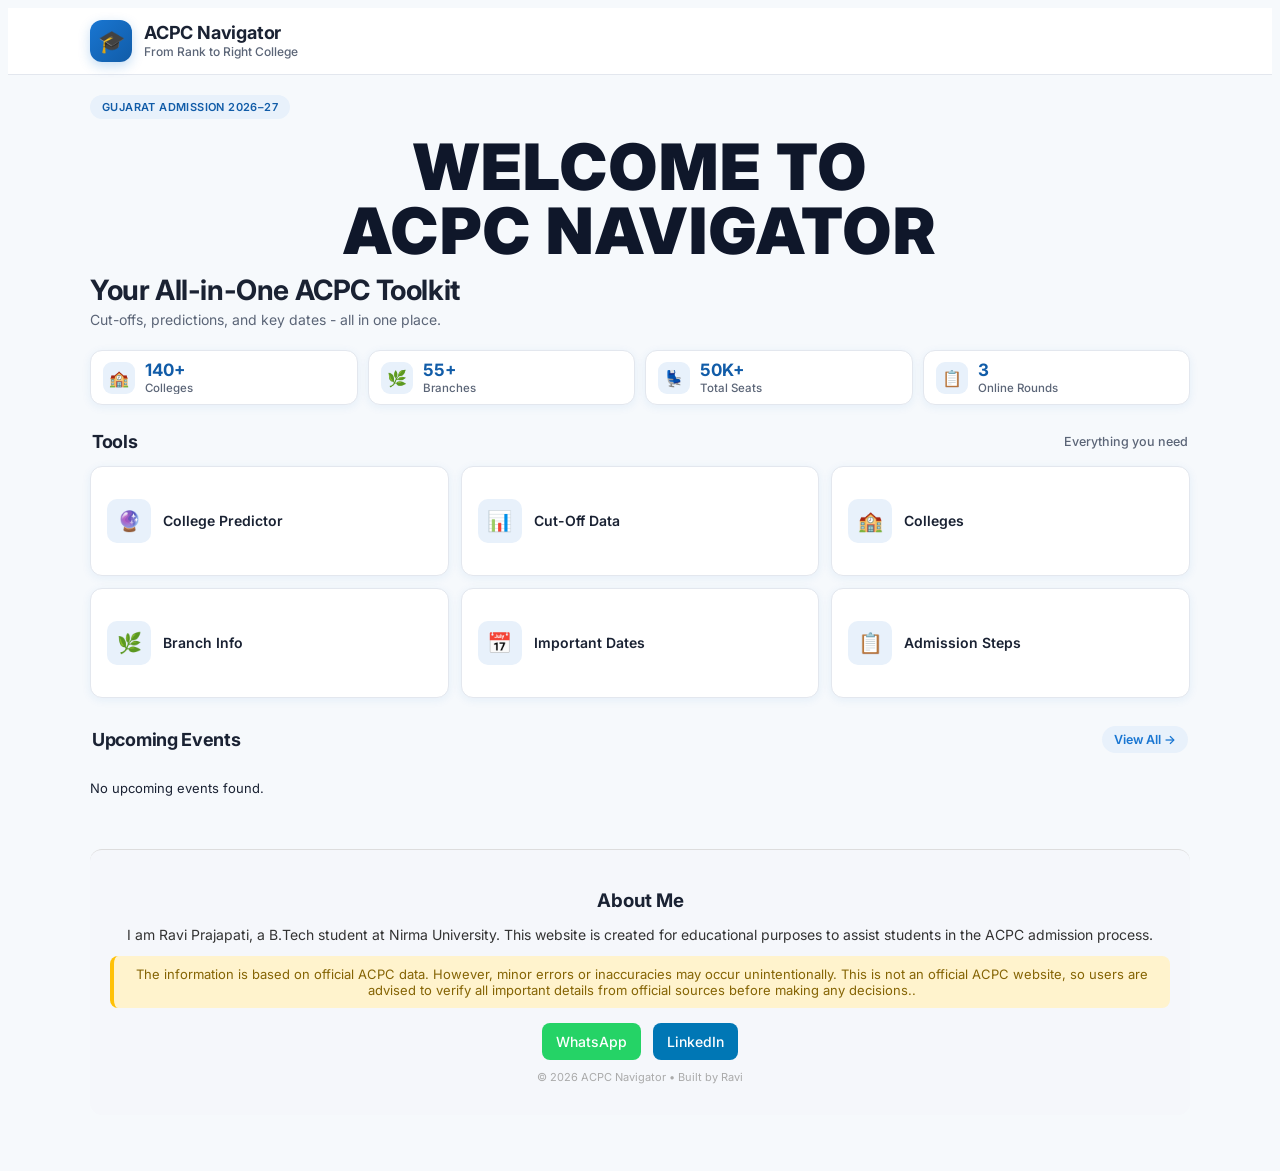
<file: index.html>
<!DOCTYPE html>
<html lang="en">
<head>
  <meta charset="UTF-8">
  <meta name="viewport" content="width=device-width, initial-scale=1.0">
   <!-- Google verification -->
    <meta name="google-site-verification" content="u3ieW87gC7oSaE_A8uK642584st7yLyVFPIn1HtJ-r4" />
  <title>ACPC Navigator – From Rank to Right College</title>
  <link rel="stylesheet" href="./styles.css">
  <link rel="icon" href="data:image/svg+xml,<svg xmlns='http://www.w3.org/2000/svg' viewBox='0 0 100 100'><text y='.9em' font-size='90'>🎓</text></svg>">
</head>
<body data-page="home">

  <!-- TOP BAR -->
  <header class="home-topbar">
    <div class="home-brand">
      <div class="home-logo">🎓</div>
      <div class="home-brand-text">
        <h1 class="home-brand-title">ACPC Navigator</h1>
        <p class="home-brand-tagline">From Rank to Right College</p>
      </div>
    </div>
  </header>

  <!-- MAIN CONTENT -->
  <main class="home-wrap">

    <!-- HERO -->
    <section class="home-hero">
      <span class="home-hero-chip">Gujarat Admission 2026–27</span>
      <div class="welcome-banner">
  <h2 class="welcome-title">
    WELCOME TO <br>
    ACPC NAVIGATOR
  </h2>
</div>
      <h3 class="home-hero-title">Your All-in-One ACPC Toolkit</h3>
      <p class="home-hero-sub">Cut-offs, predictions, and key dates - all in one place.</p>
    </section>

    <!-- STATS: 2x2 -->
    <section class="home-stats">
      <div class="home-stat-card">
        <div class="home-stat-icon">🏫</div>
        <div class="home-stat-text">
          <div class="home-stat-val">140+</div>
          <div class="home-stat-lbl">Colleges</div>
        </div>
      </div>
      <div class="home-stat-card">
        <div class="home-stat-icon">🌿</div>
        <div class="home-stat-text">
          <div class="home-stat-val">55+</div>
          <div class="home-stat-lbl">Branches</div>
        </div>
      </div>
      <div class="home-stat-card">
        <div class="home-stat-icon">💺</div>
        <div class="home-stat-text">
          <div class="home-stat-val">50K+</div>
          <div class="home-stat-lbl">Total Seats</div>
        </div>
      </div>
      <div class="home-stat-card">
        <div class="home-stat-icon">📋</div>
        <div class="home-stat-text">
          <div class="home-stat-val">3</div>
          <div class="home-stat-lbl">Online Rounds</div>
        </div>
      </div>
    </section>

    <!-- QUICK TOOLS -->
    <div class="home-section-head">
      <h3>Tools</h3>
      <span>Everything you need</span>
    </div>

    <section class="home-tools card-grid">
      <a href="predictor.html" class="home-tool dash-card c-gold">
        <div class="home-tool-icon">🔮</div>
        <div class="home-tool-text">
          <div class="card-label home-tool-label">College Predictor</div>
        </div>
      </a>

      <a href="cutoff.html" class="home-tool dash-card c-teal">
        <div class="home-tool-icon">📊</div>
        <div class="home-tool-text">
          <div class="card-label home-tool-label">Cut-Off Data</div>
        </div>
      </a>

      <a href="colleges.html" class="home-tool dash-card c-blue">
        <div class="home-tool-icon">🏫</div>
        <div class="home-tool-text">
          <div class="card-label home-tool-label">Colleges</div>
        </div>
      </a>

      <a href="BranchInfo/branchinfo.html" class="home-tool dash-card c-purple">
        <div class="home-tool-icon">🌿</div>
        <div class="home-tool-text">
          <div class="card-label home-tool-label">Branch Info</div>
        </div>
      </a>

      <a href="dates.html" class="home-tool dash-card c-gold">
        <div class="home-tool-icon">📅</div>
        <div class="home-tool-text">
          <div class="card-label home-tool-label">Important Dates</div>
        </div>
      </a>

      <a href="admission.html" class="home-tool dash-card c-green">
        <div class="home-tool-icon">📋</div>
        <div class="home-tool-text">
          <div class="card-label home-tool-label">Admission Steps</div>
        </div>
      </a>
    </section>

    <!-- UPCOMING EVENTS -->
    <div class="home-section-head">
      <h3>Upcoming Events</h3>
      <a href="dates.html" class="home-section-link">View All →</a>
    </div>

    <section class="home-events dates-list" id="homeUpcoming">
      <div class="home-events-loading">Loading upcoming events…</div>
    </section>
  <!-- DISCLAIMER / ABOUT -->
<!-- DISCLAIMER / ABOUT -->
<section class="home-footer">

  <h3>About Me</h3>

  <p class="home-about-text">
    I am Ravi Prajapati, a B.Tech student at Nirma University. This website is created for educational purposes to assist students in the ACPC admission process.
  </p>

  <p class="home-disclaimer">
    The information is based on official ACPC data. However, minor errors or inaccuracies may occur unintentionally.
    This is not an official ACPC website, so users are advised to verify all important details from official sources before making any decisions..
  </p>

  <!-- SOCIAL BUTTONS -->
  <div class="home-socials">

    <a href="https://wa.me/917096362037" target="_blank" class="social-btn whatsapp">
      WhatsApp
    </a>

    <a href="https://www.linkedin.com/in/ravi-prajapati-14rt9/" target="_blank" class="social-btn linkedin">
      LinkedIn
    </a>
  </div>
<p style="font-size:11px;color:#aaa;margin-top:10px;">
  © 2026 ACPC Navigator • Built by Ravi
</p>
</section>
  </main>
  <script src="./script.js"></script>
 
</body>
</html>
</file>
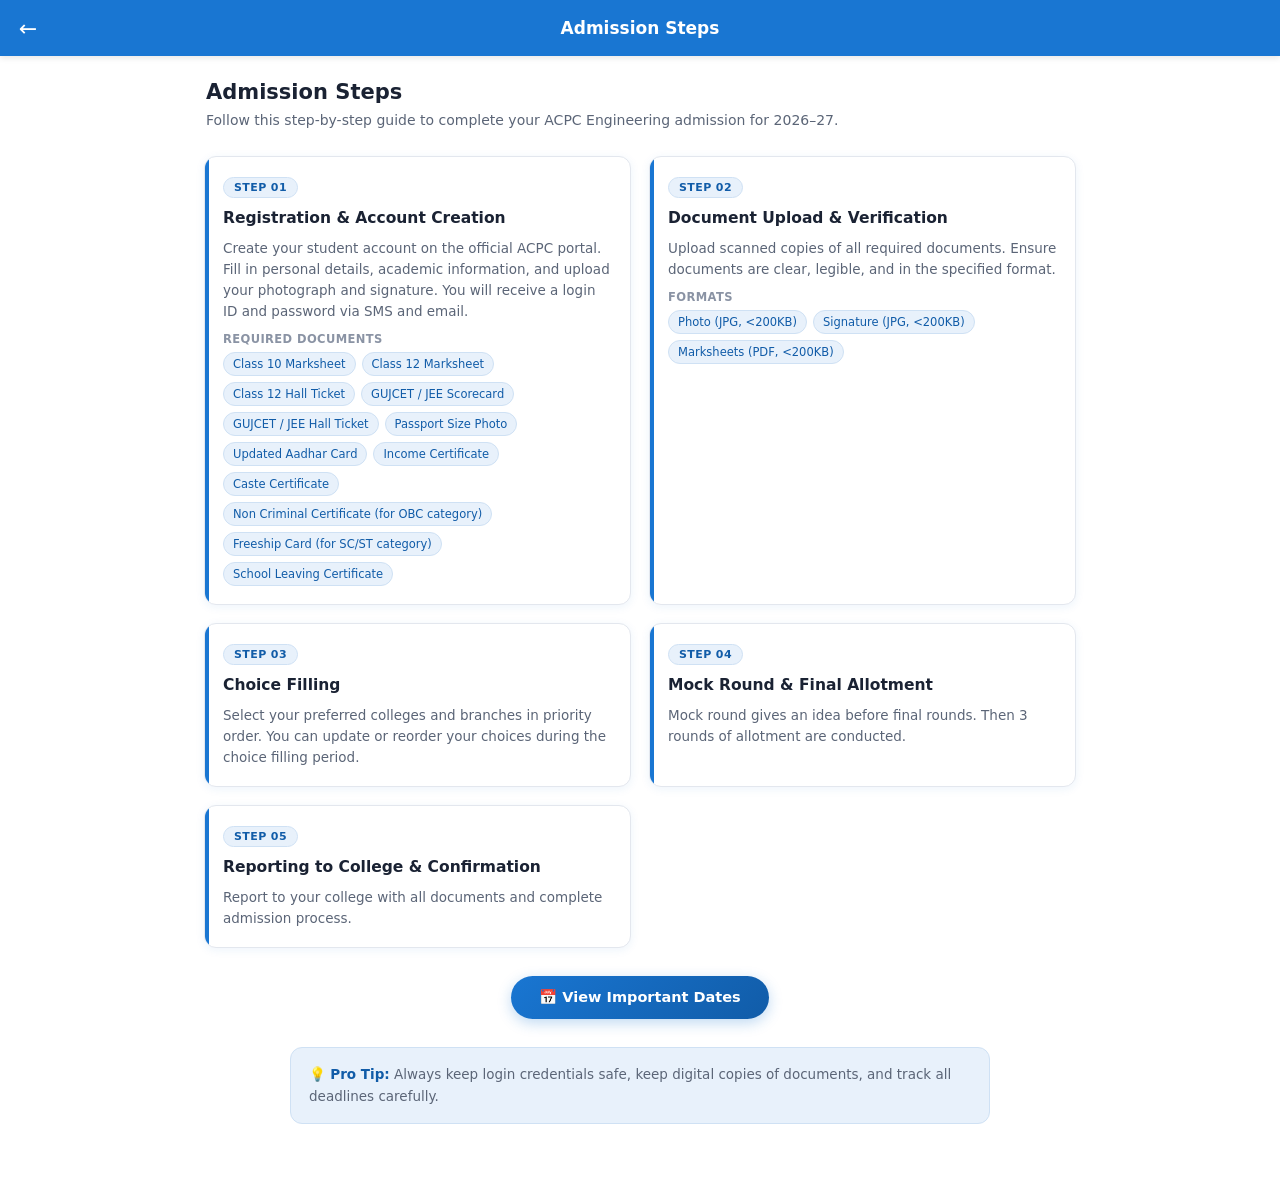
<file: admission.html>
<!DOCTYPE html>
<html lang="en">
<head>
  <meta charset="UTF-8" />
  <meta name="viewport" content="width=device-width, initial-scale=1.0" />
  <title>Admission Steps – ACPC Portal</title>
  <link rel="stylesheet" href="./admission_style.css" />
</head>
<body data-page="admission">

  <!-- HEADER (matches cutoff-bar style) -->
  <header class="admission-bar">
    <a class="back-btn" href="./index.html" aria-label="Back">←</a>
    <h1 class="admission-title">Admission Steps</h1>
    <span class="bar-spacer"></span>
  </header>

  <main class="admission-wrap">

    <!-- INTRO -->
    <div class="admission-intro">
      <h2>Admission Steps</h2>
      <p>Follow this step-by-step guide to complete your ACPC Engineering admission for 2026–27.</p>
    </div>

    <!-- STEPS GRID -->
    <div class="steps-grid">

      <!-- Step 01 -->
      <div class="step-card">
        <span class="step-num">Step 01</span>
        <div class="step-title"> Registration &amp; Account Creation</div>
        <p class="step-desc">
          Create your student account on the official ACPC portal. Fill in personal details, academic information, and upload your photograph and signature. You will receive a login ID and password via SMS and email.
        </p>
        <div>
          <div class="step-docs-label">Required Documents</div>
          <div class="step-docs">
            <span class="doc-chip">Class 10 Marksheet</span>
            <span class="doc-chip">Class 12 Marksheet</span>
            <span class="doc-chip">Class 12 Hall Ticket</span>
            <span class="doc-chip">GUJCET / JEE Scorecard</span>
            <span class="doc-chip">GUJCET / JEE Hall Ticket</span>
            <span class="doc-chip">Passport Size Photo</span>
            <span class="doc-chip">Updated Aadhar Card</span>
            <span class="doc-chip">Income Certificate</span>
            <span class="doc-chip">Caste Certificate</span>
            <span class="doc-chip">Non Criminal Certificate (for OBC category)</span>
            <span class="doc-chip">Freeship Card (for SC/ST category)</span>
            <span class="doc-chip">School Leaving Certificate</span>
          </div>
        </div>
      </div>

      <!-- Step 02 -->
      <div class="step-card">
        <span class="step-num">Step 02</span>
        <div class="step-title"> Document Upload &amp; Verification</div>
        <p class="step-desc">
          Upload scanned copies of all required documents. Ensure documents are clear, legible, and in the specified format.
        </p>
        <div>
          <div class="step-docs-label">Formats</div>
          <div class="step-docs">
            <span class="doc-chip">Photo (JPG, &lt;200KB)</span>
            <span class="doc-chip">Signature (JPG, &lt;200KB)</span>
            <span class="doc-chip">Marksheets (PDF, &lt;200KB)</span>
          </div>
        </div>
      </div>

      <!-- Step 03 -->
      <div class="step-card">
        <span class="step-num">Step 03</span>
        <div class="step-title"> Choice Filling</div>
        <p class="step-desc">
         Select your preferred colleges and branches in priority order. You can update or reorder your choices during the choice filling period.
        </p>
      </div>

      <!-- Step 04 -->
      <div class="step-card">
        <span class="step-num">Step 04</span>
        <div class="step-title"> Mock Round &amp; Final Allotment</div>
        <p class="step-desc">
          Mock round gives an idea before final rounds. Then 3 rounds of allotment are conducted.
        </p>
      </div>

      <!-- Step 05 -->
      <div class="step-card">
        <span class="step-num">Step 05</span>
        <div class="step-title"> Reporting to College &amp; Confirmation</div>
        <p class="step-desc">
          Report to your college with all documents and complete admission process.
        </p>
      </div>

    </div>

    <!-- VIEW IMPORTANT DATES BUTTON -->
    <a href="./dates.html" class="btn-dates">📅 View Important Dates</a>

    <!-- PRO TIP -->
    <div class="pro-tip">
      💡 <strong>Pro Tip:</strong> Always keep login credentials safe, keep digital copies of documents, and track all deadlines carefully.
    </div>

  </main>

</body>
</html>
</file>
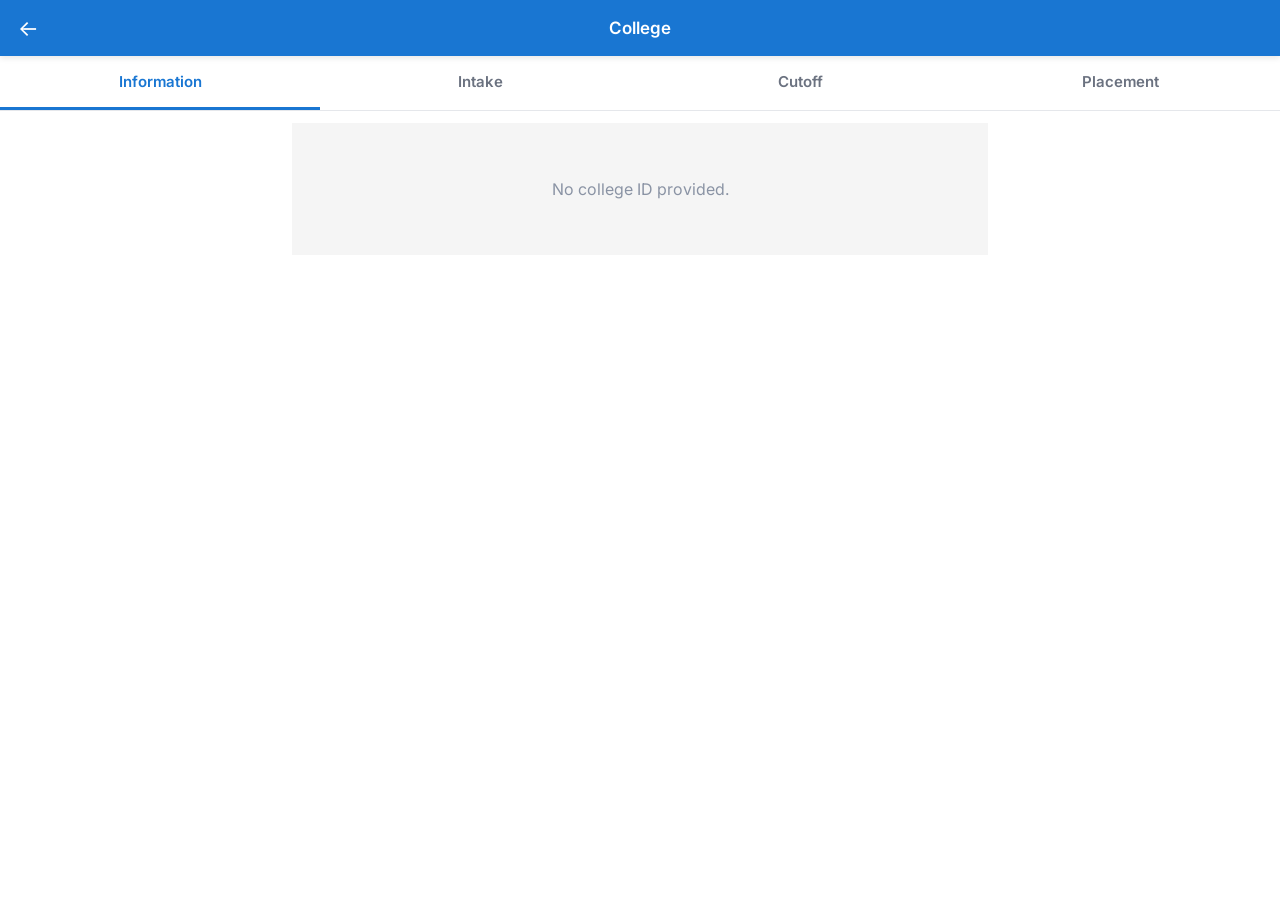
<file: college_detail.html>
<!DOCTYPE html>
<html lang="en">
<head>
  <meta charset="UTF-8" />
  <meta name="viewport" content="width=device-width, initial-scale=1.0" />
  <title>College Detail – ACPC Portal</title>
  <link rel="stylesheet" href="./college_module_style.css" />
</head>
<body>
  <header class="app-bar">
    <a class="icon-btn" href="./colleges.html" aria-label="Back">&larr;</a>
    <h1 class="app-title" id="collegeTitle">College</h1>
    <span style="width:40px"></span>
  </header>
  <nav class="detail-tabs" id="detailTabs">
    <button class="tab active" data-tab="info">Information</button>
    <button class="tab" data-tab="intake">Intake</button>
    <button class="tab" data-tab="cutoff">Cutoff</button>
    <button class="tab" data-tab="placement">Placement</button>
  </nav>
  <main class="detail-content">
    <section class="tab-panel active" id="panel-info">Loading…</section>
    <section class="tab-panel" id="panel-intake"></section>
    <section class="tab-panel" id="panel-cutoff"></section>
    <section class="tab-panel" id="panel-placement"></section>
  </main>
  <script src="./detail.js"></script>
</body>
</html>
</file>
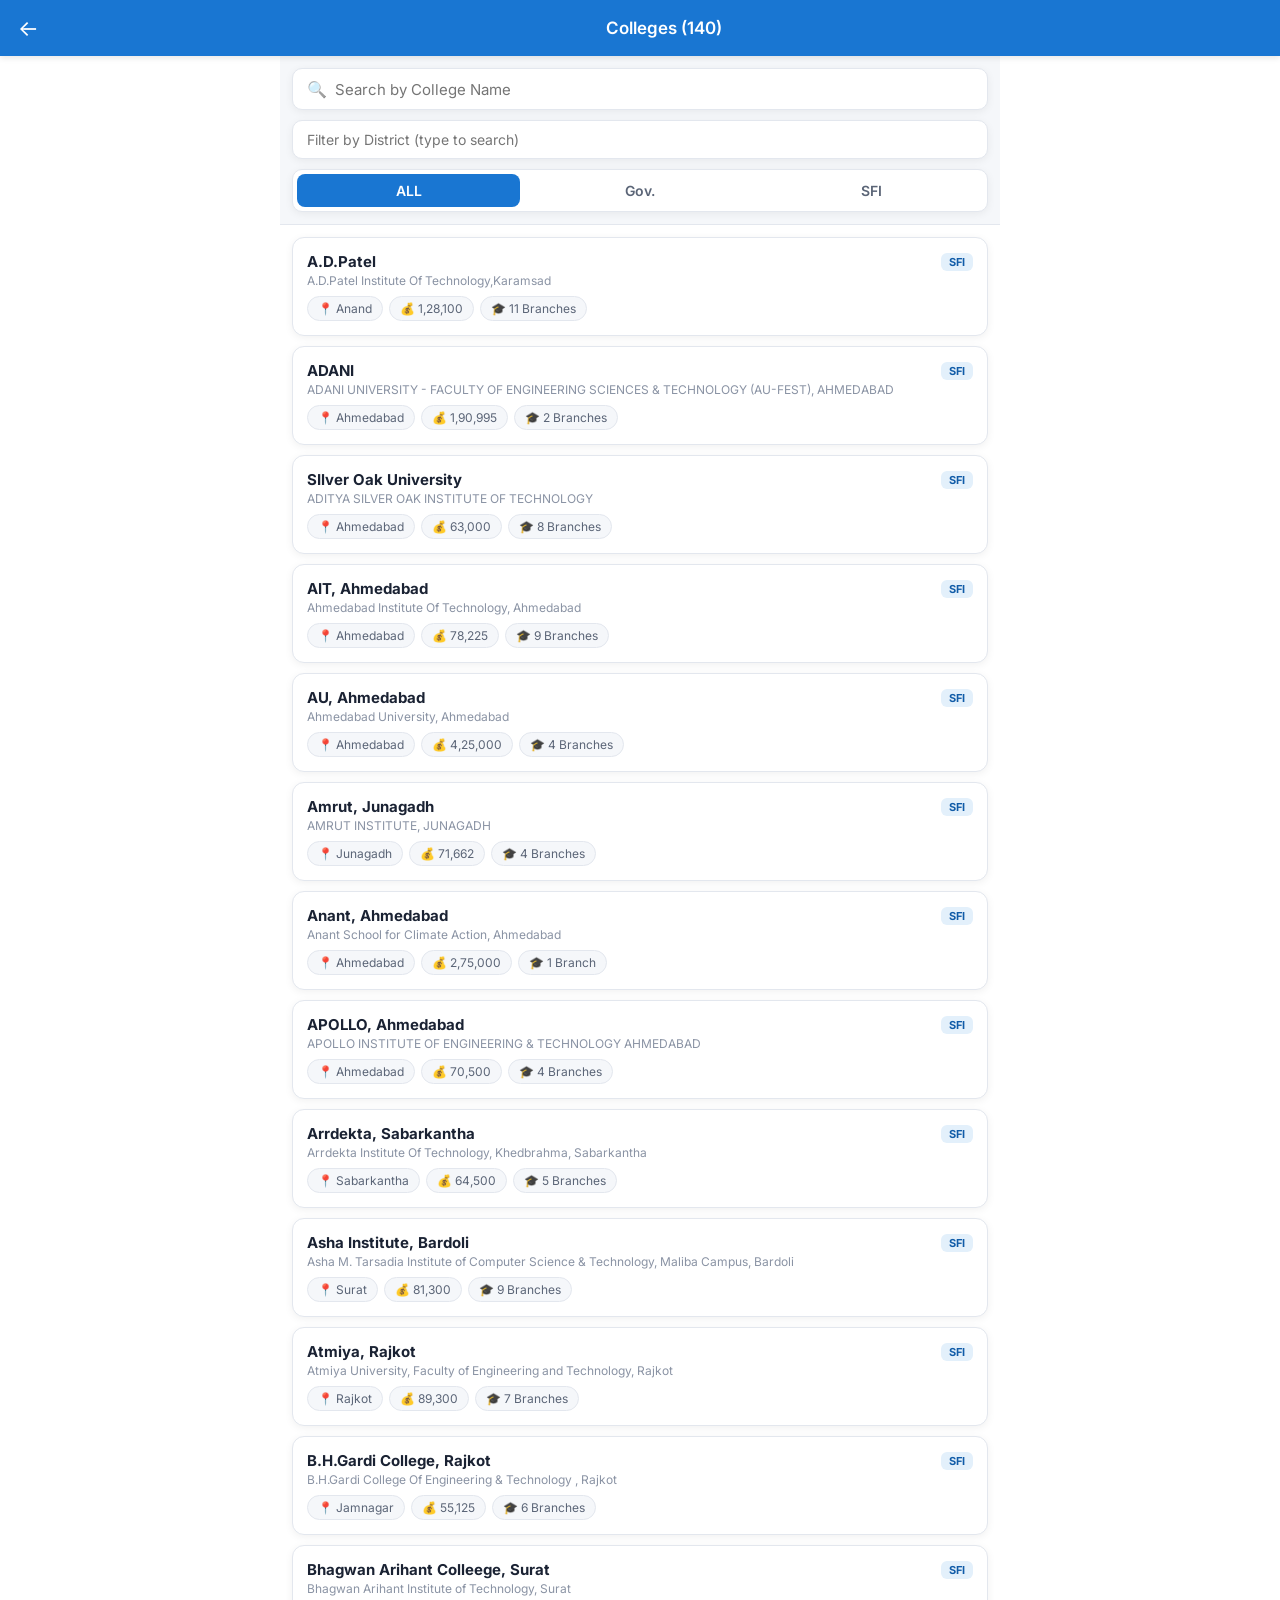
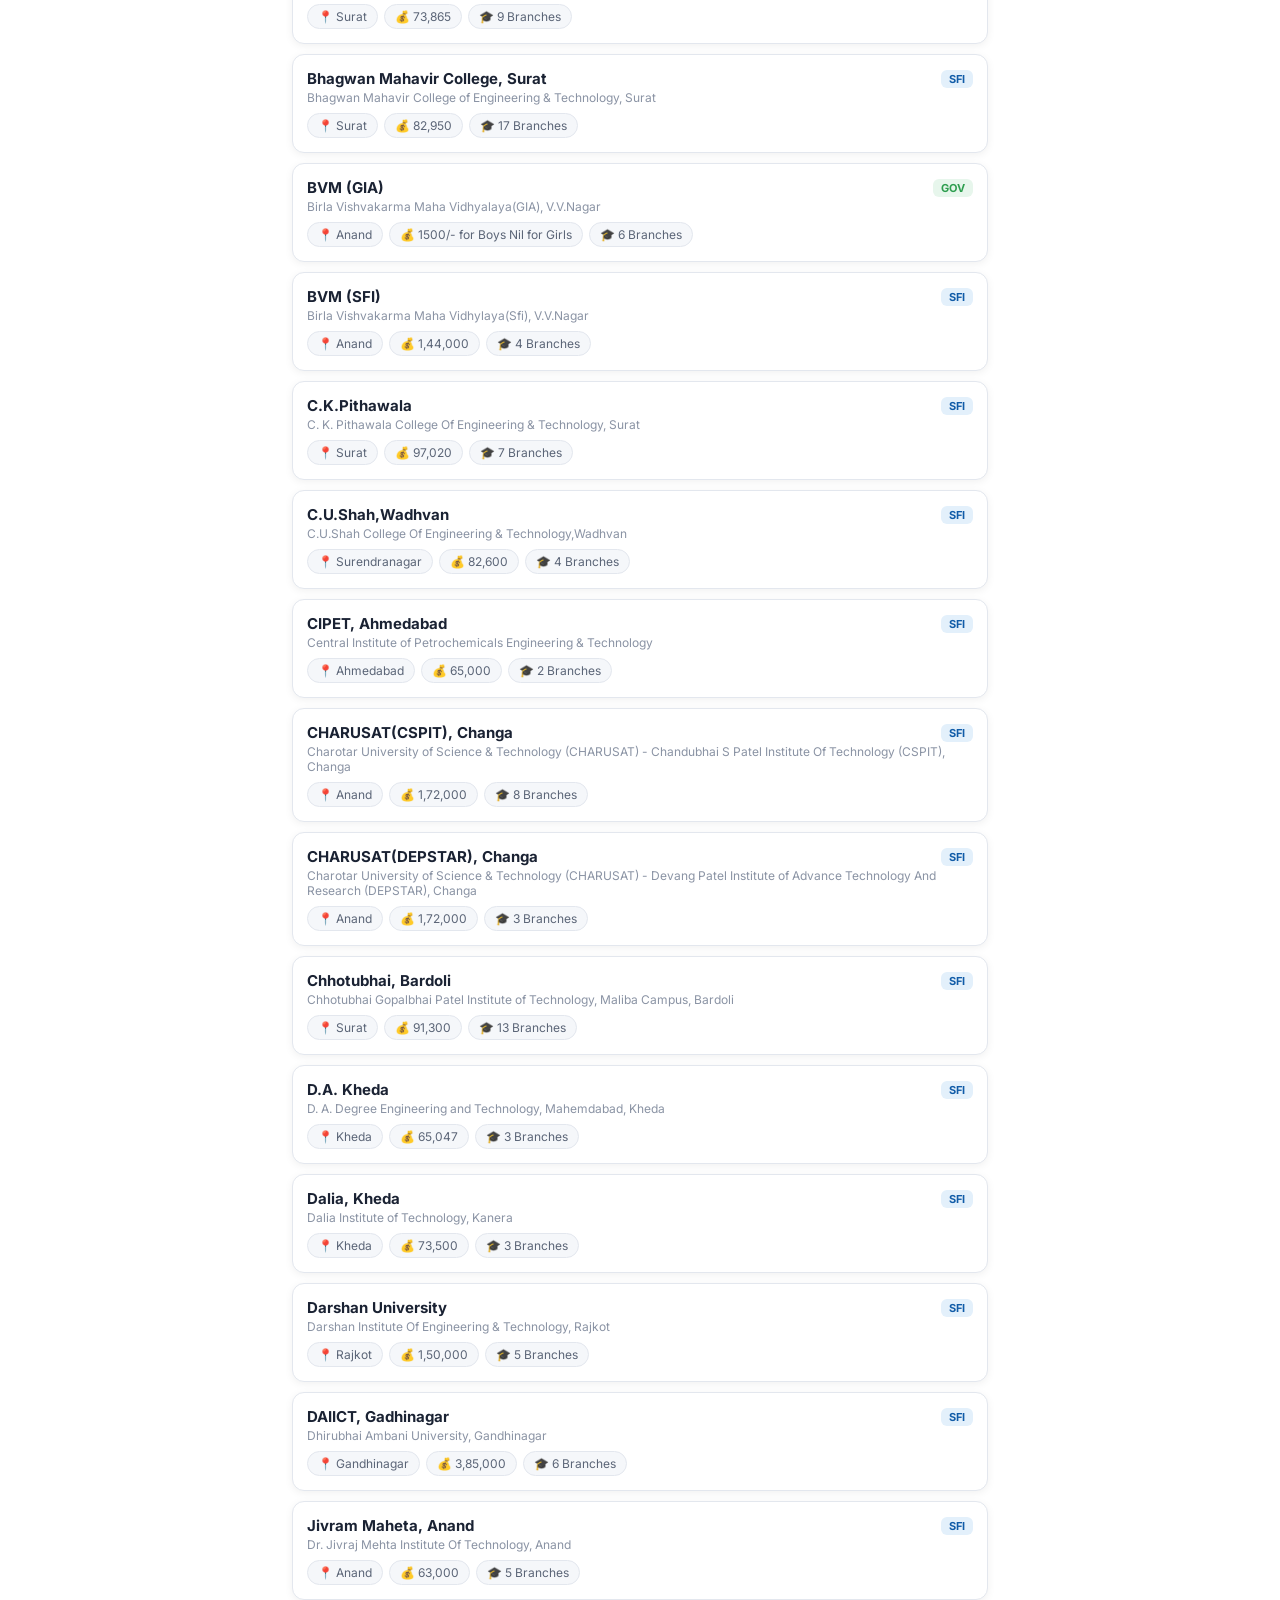
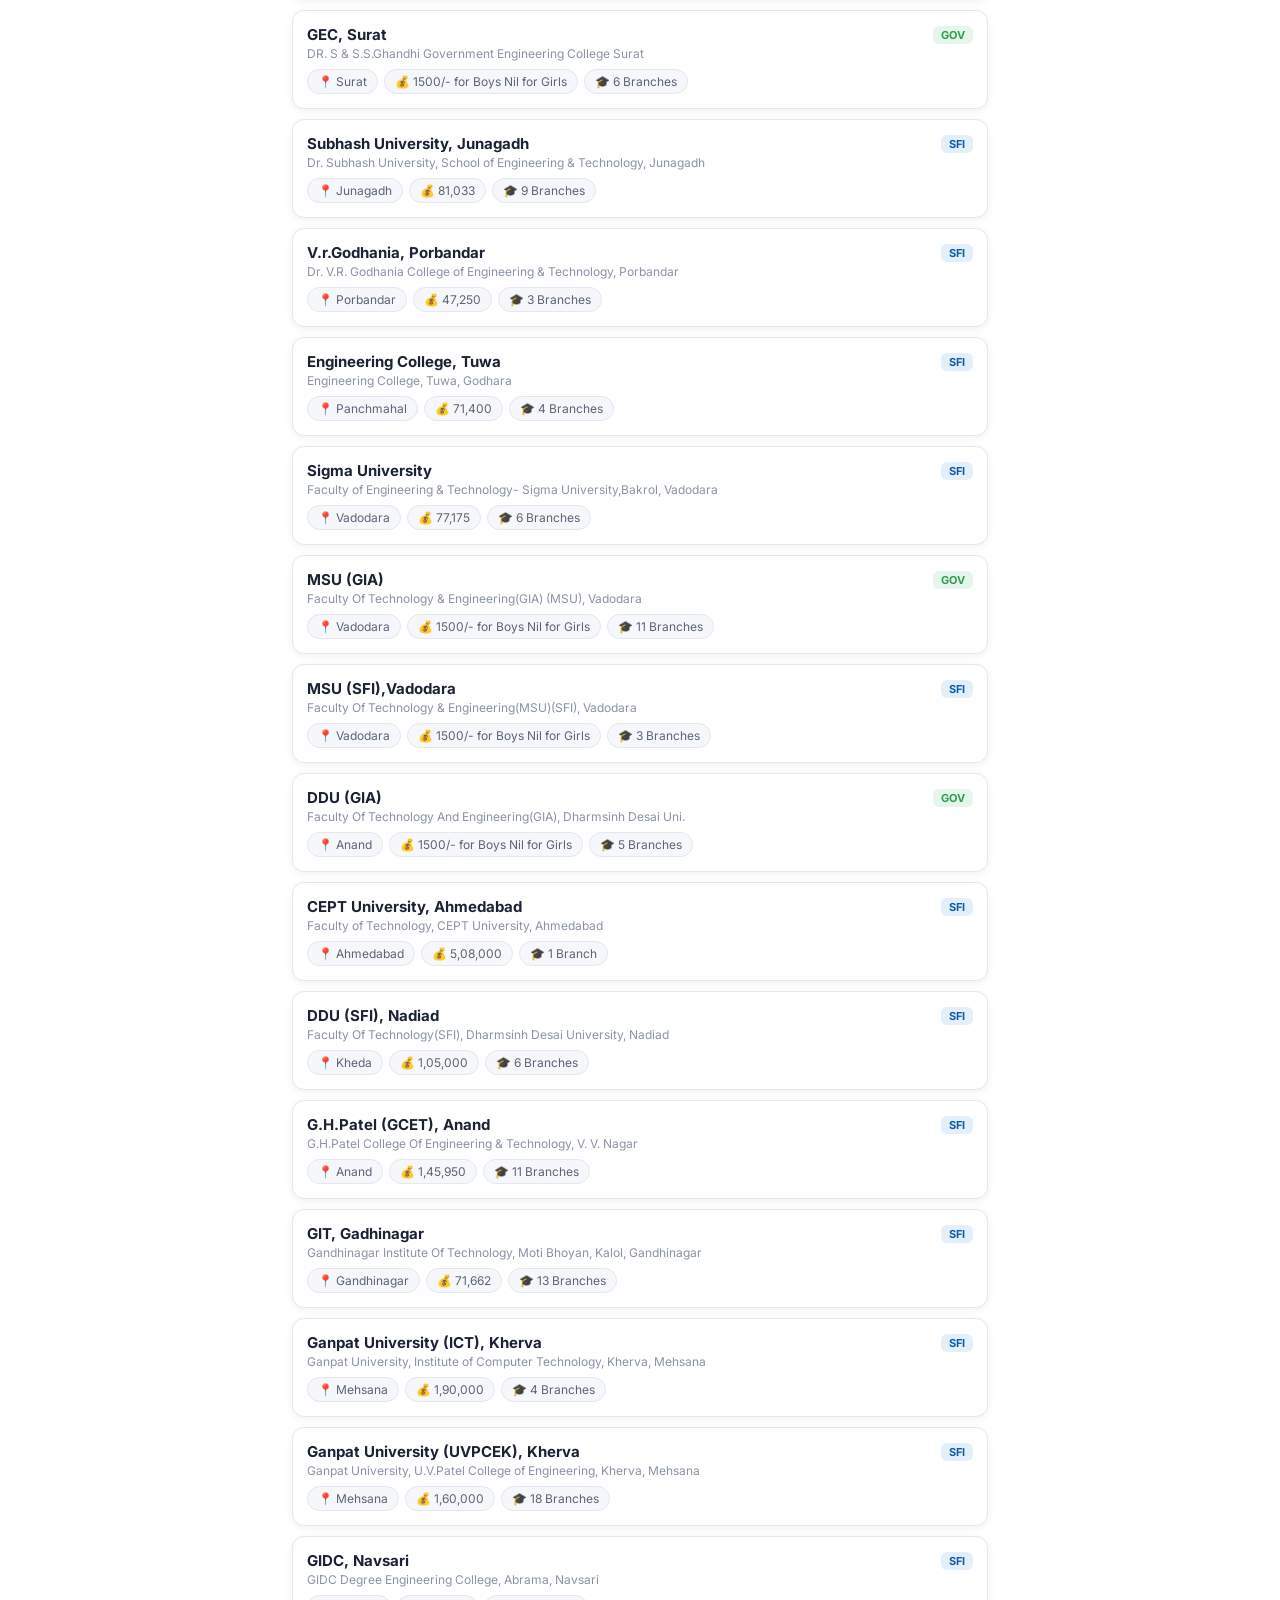
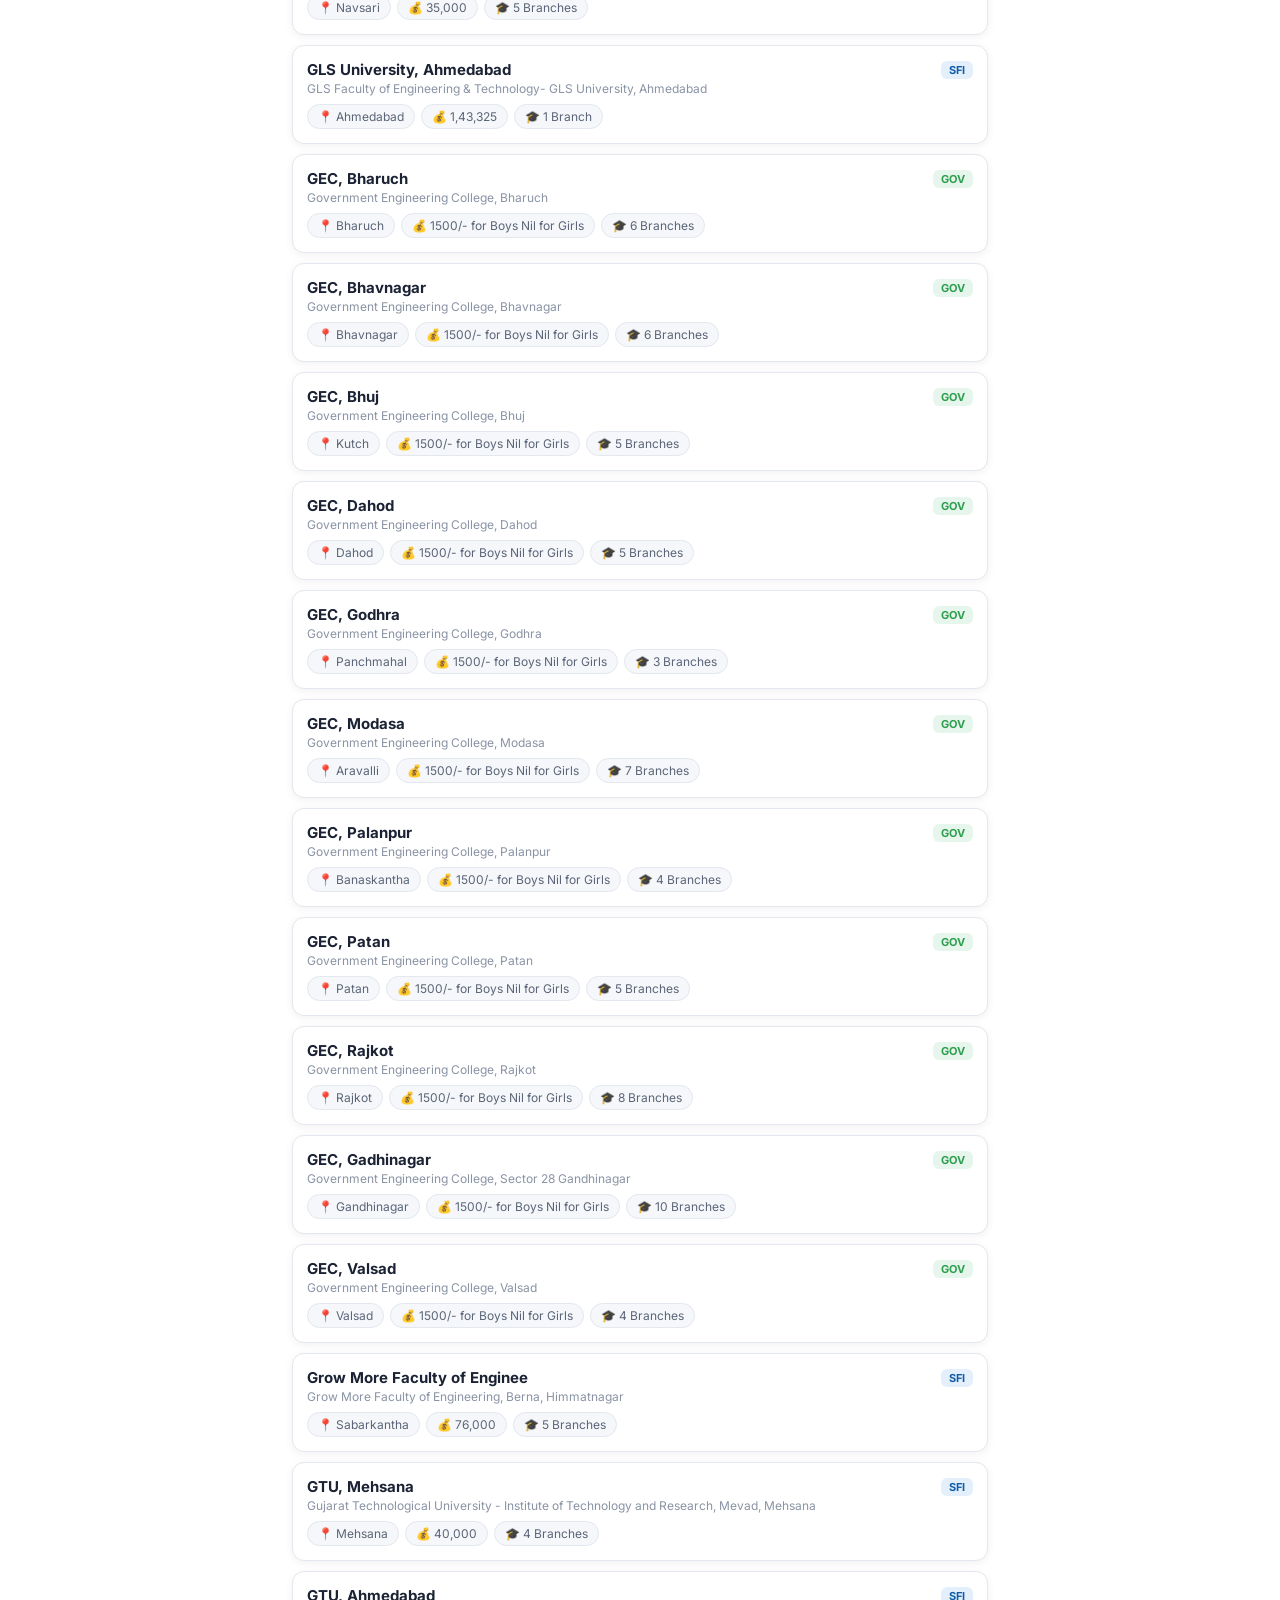
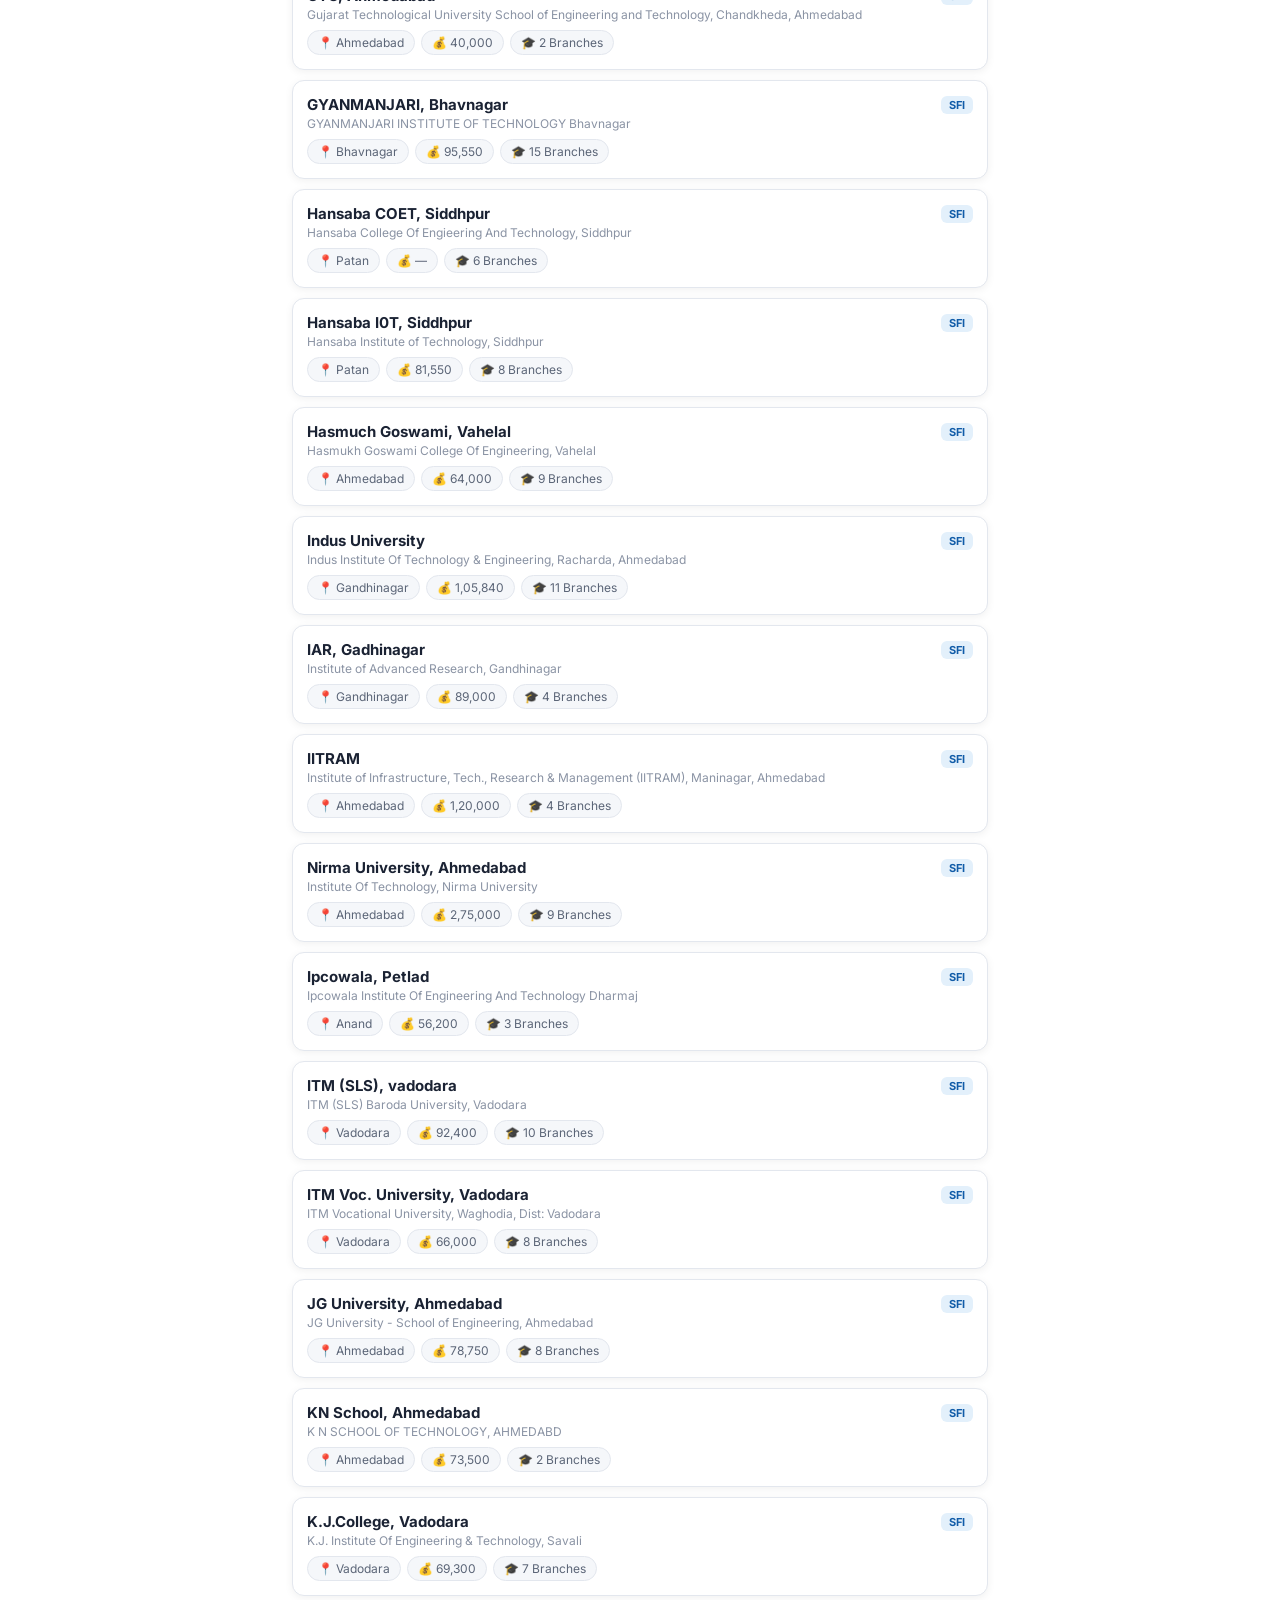
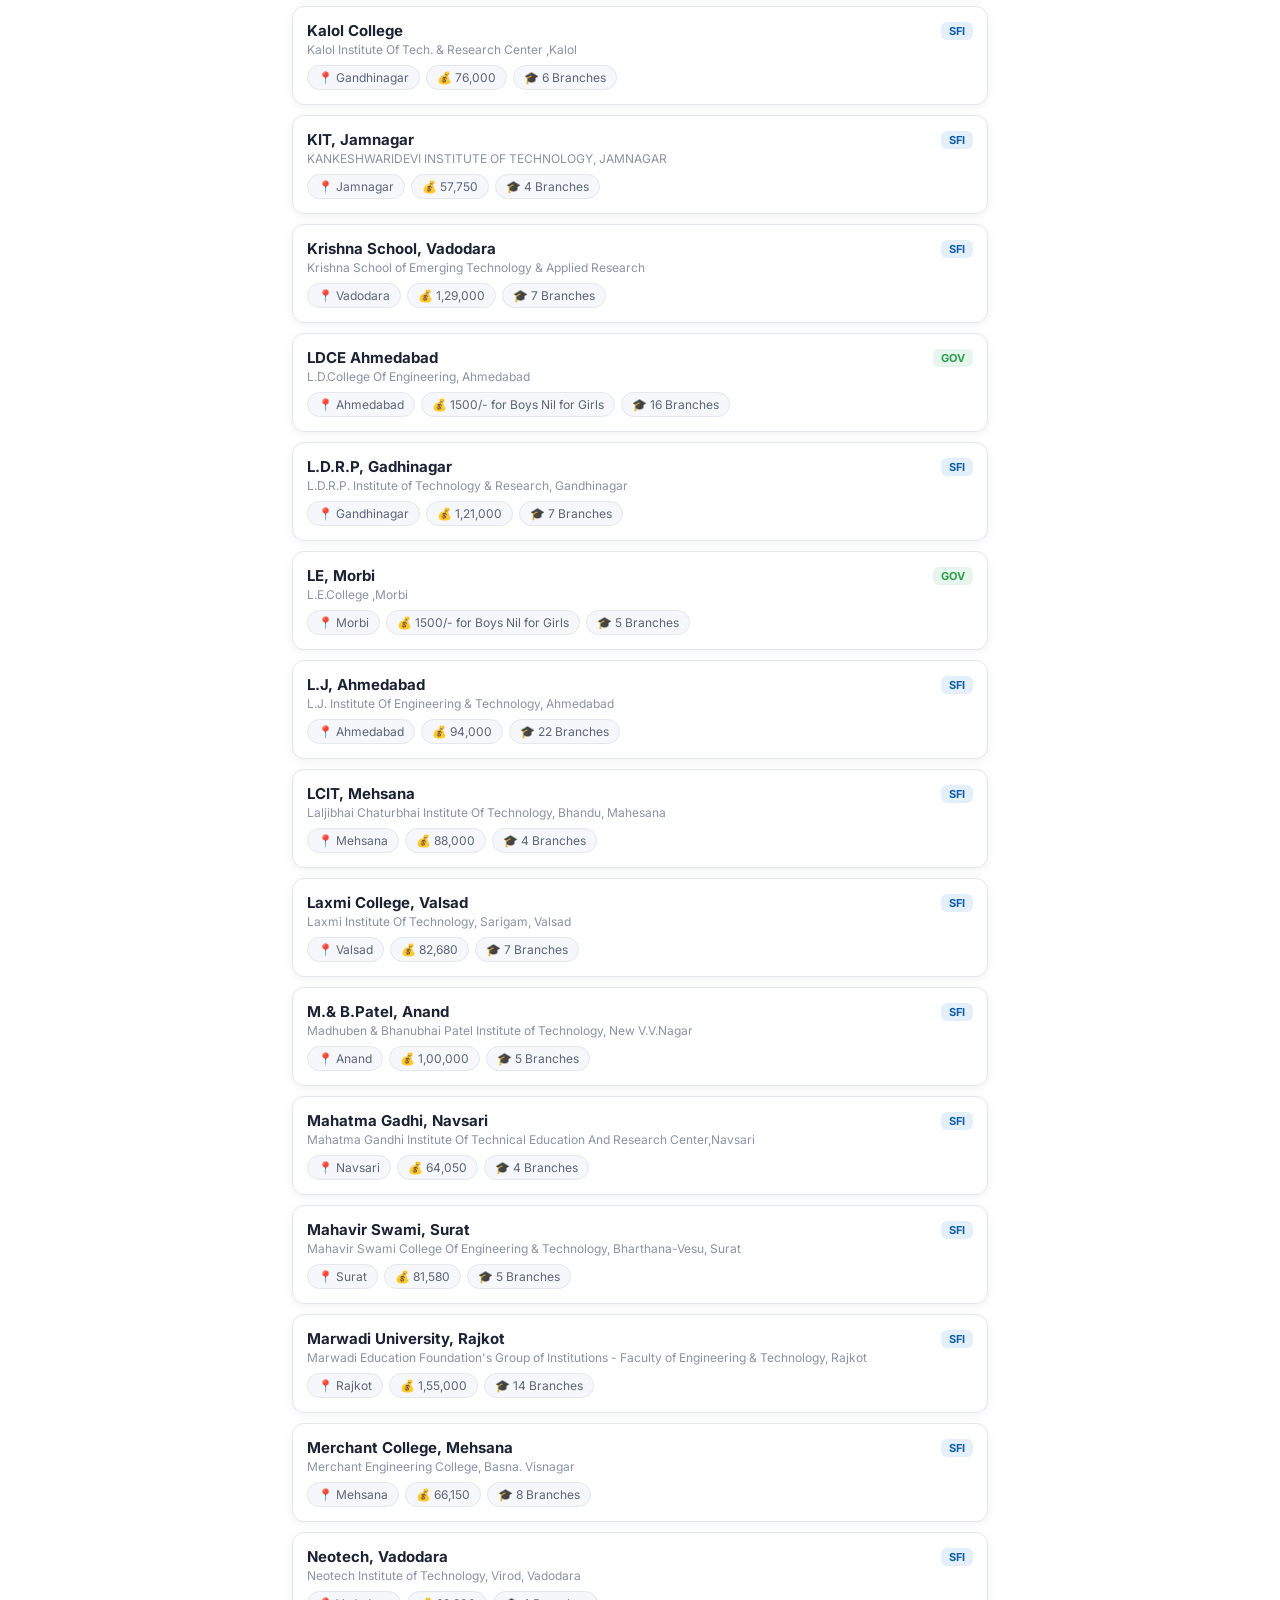
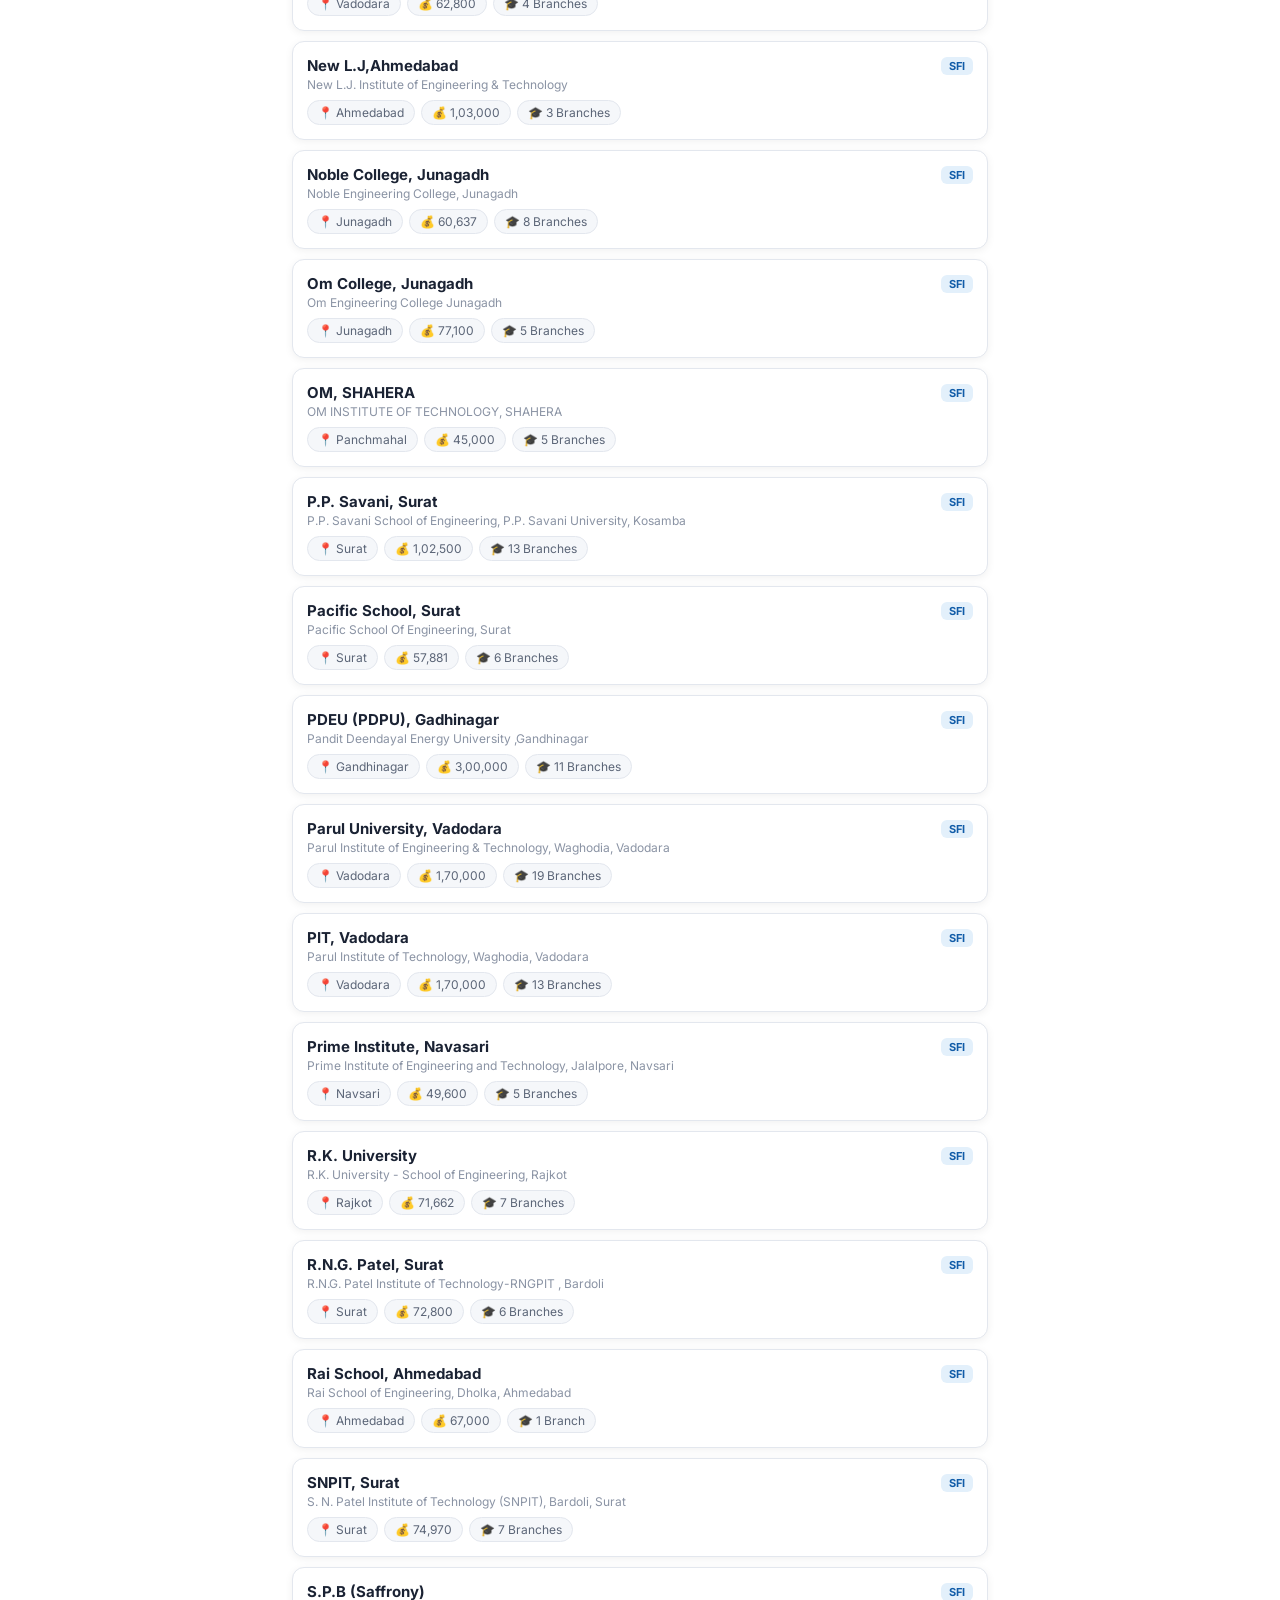
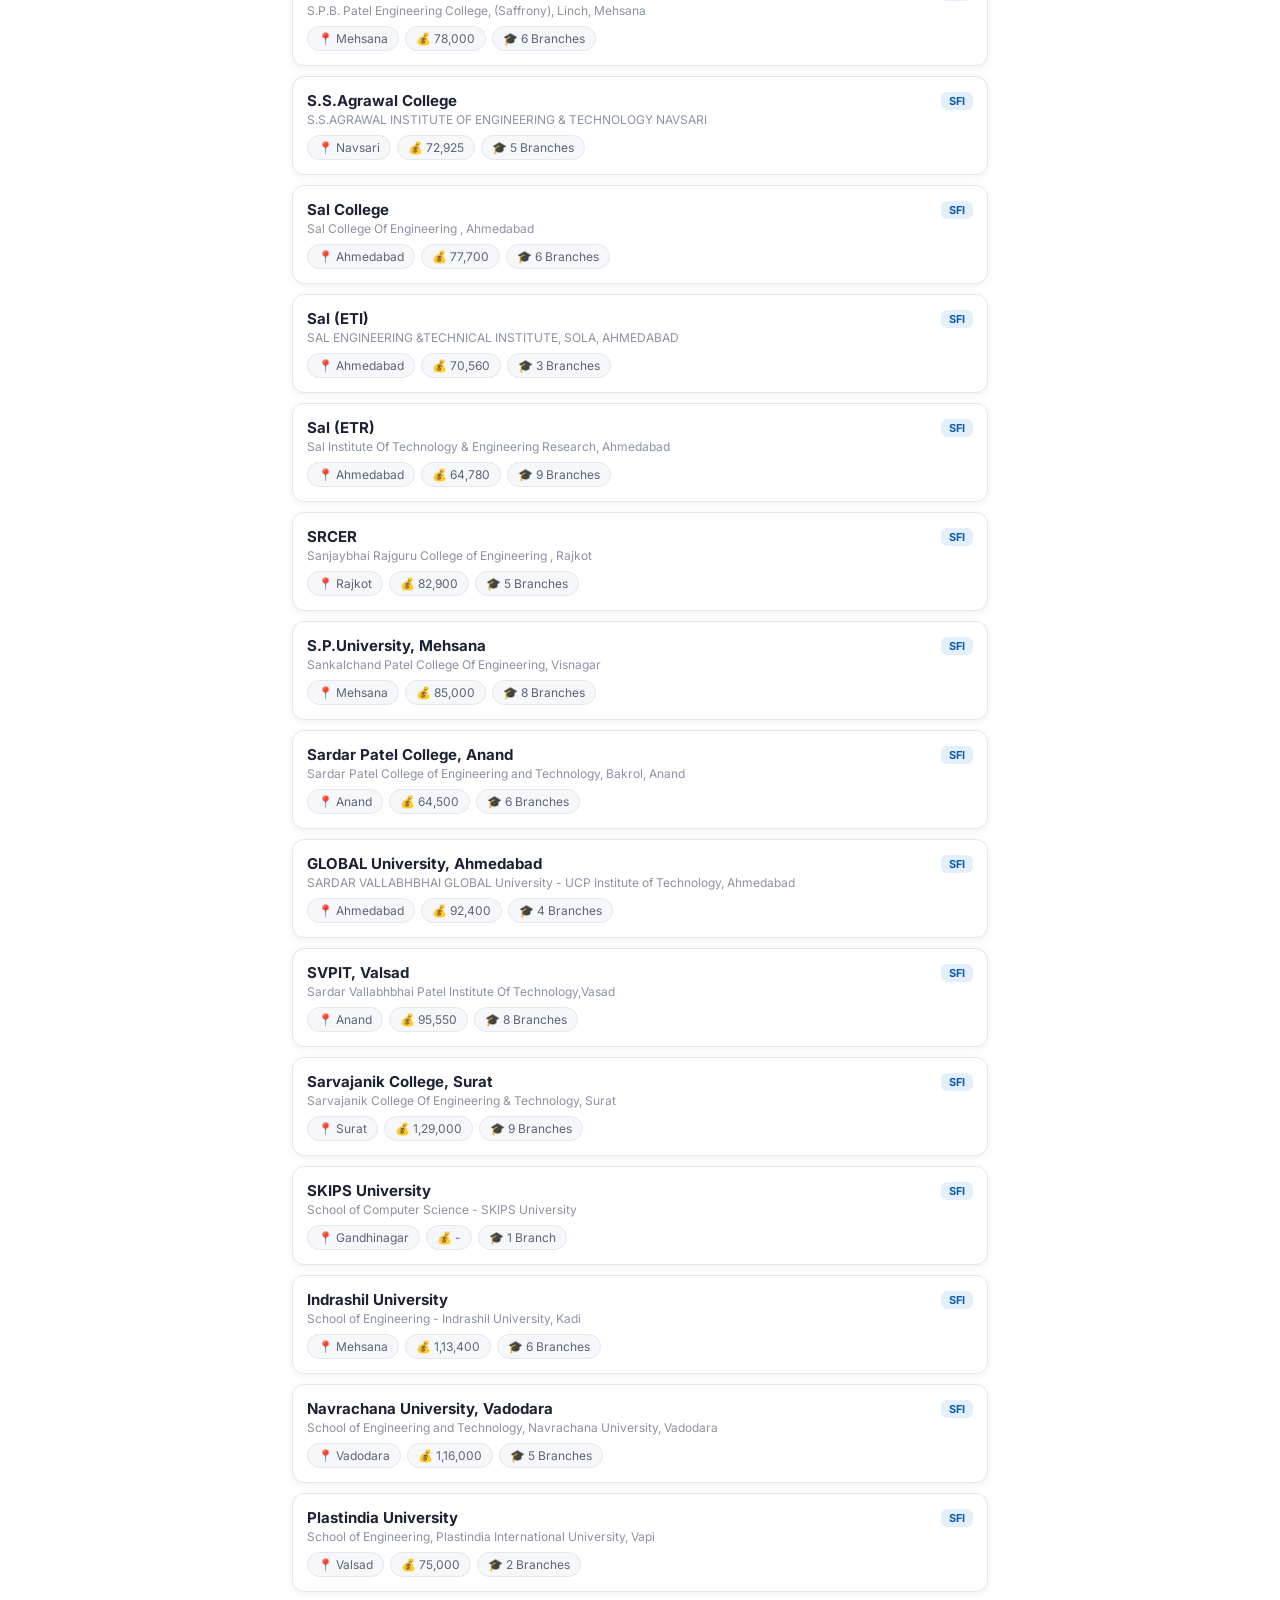
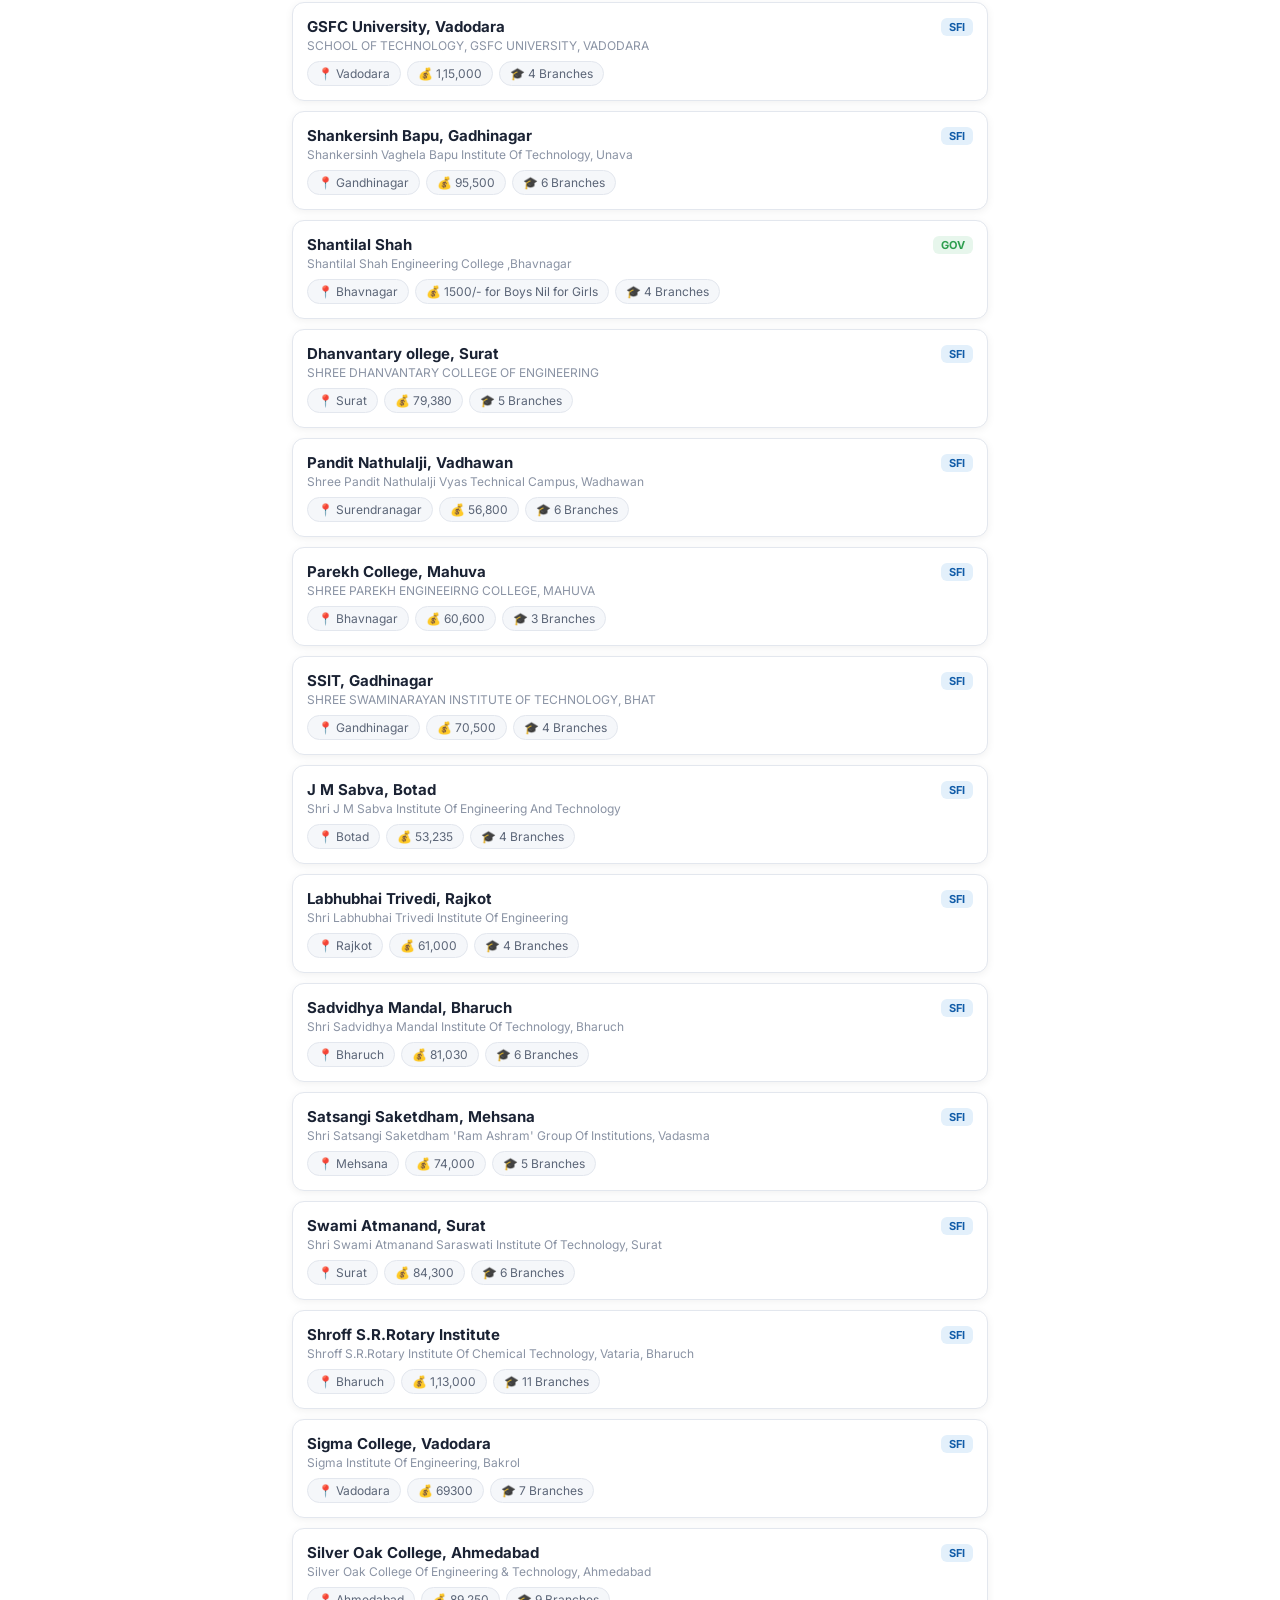
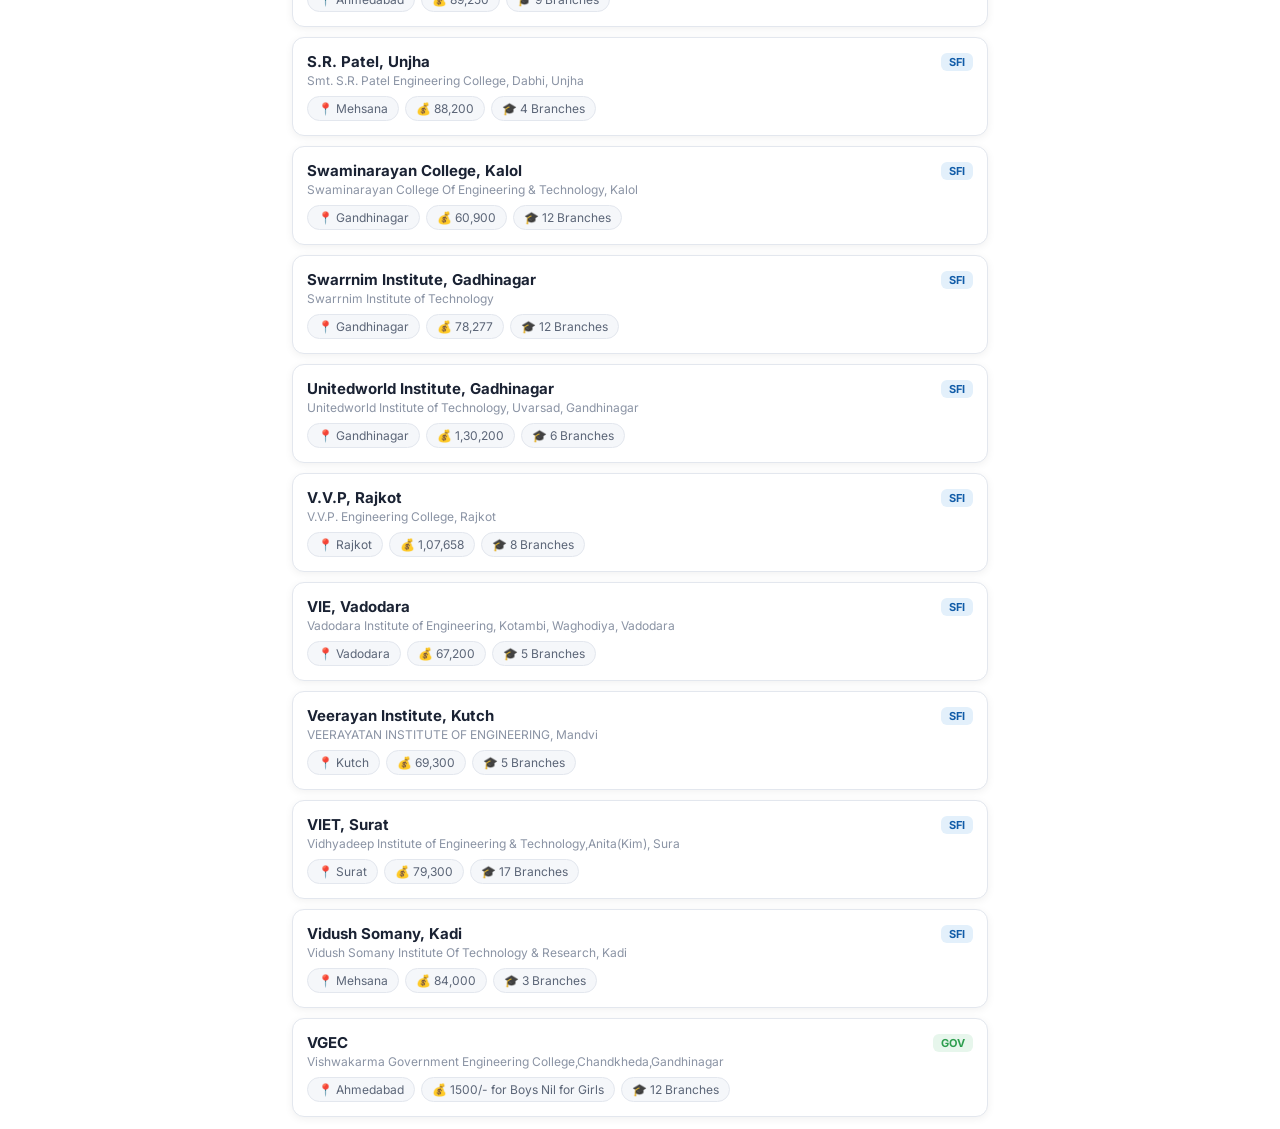
<file: colleges.html>
<!DOCTYPE html>
<html lang="en">
<head>
  <meta charset="UTF-8" />
  <meta name="viewport" content="width=device-width, initial-scale=1.0" />
  <title>Colleges – ACPC Portal</title>
  <link rel="stylesheet" href="./college_module_style.css" />
</head>
<body>
  <header class="app-bar">
    <a class="icon-btn" href="./index.html" aria-label="Back">←</a>
    <h1 class="app-title">Colleges <span id="countBadge">(0)</span></h1>
  </header>

  <div class="search-section">
    <div class="search-box">
      <span class="search-ic">&#128269;</span>
      <input type="text" id="searchInput" placeholder="Search by College Name" autocomplete="off" />
    </div>

    <div class="district-wrap">
      <input type="text" id="districtInput" placeholder="Filter by District (type to search)" autocomplete="off" />
      <div class="district-dropdown" id="districtDropdown" hidden></div>
    </div>

    <div class="type-tabs">
      <button class="type-tab active" data-type="ALL">ALL</button>
      <button class="type-tab" data-type="GOV">Gov.</button>
      <button class="type-tab" data-type="SFI">SFI</button>
    </div>
  </div>

  <main class="college-list" id="collegeList">
    <div class="empty-state">Loading colleges…</div>
  </main>

  <script src="./clg_script.js"></script>
</body>
</html>
</file>
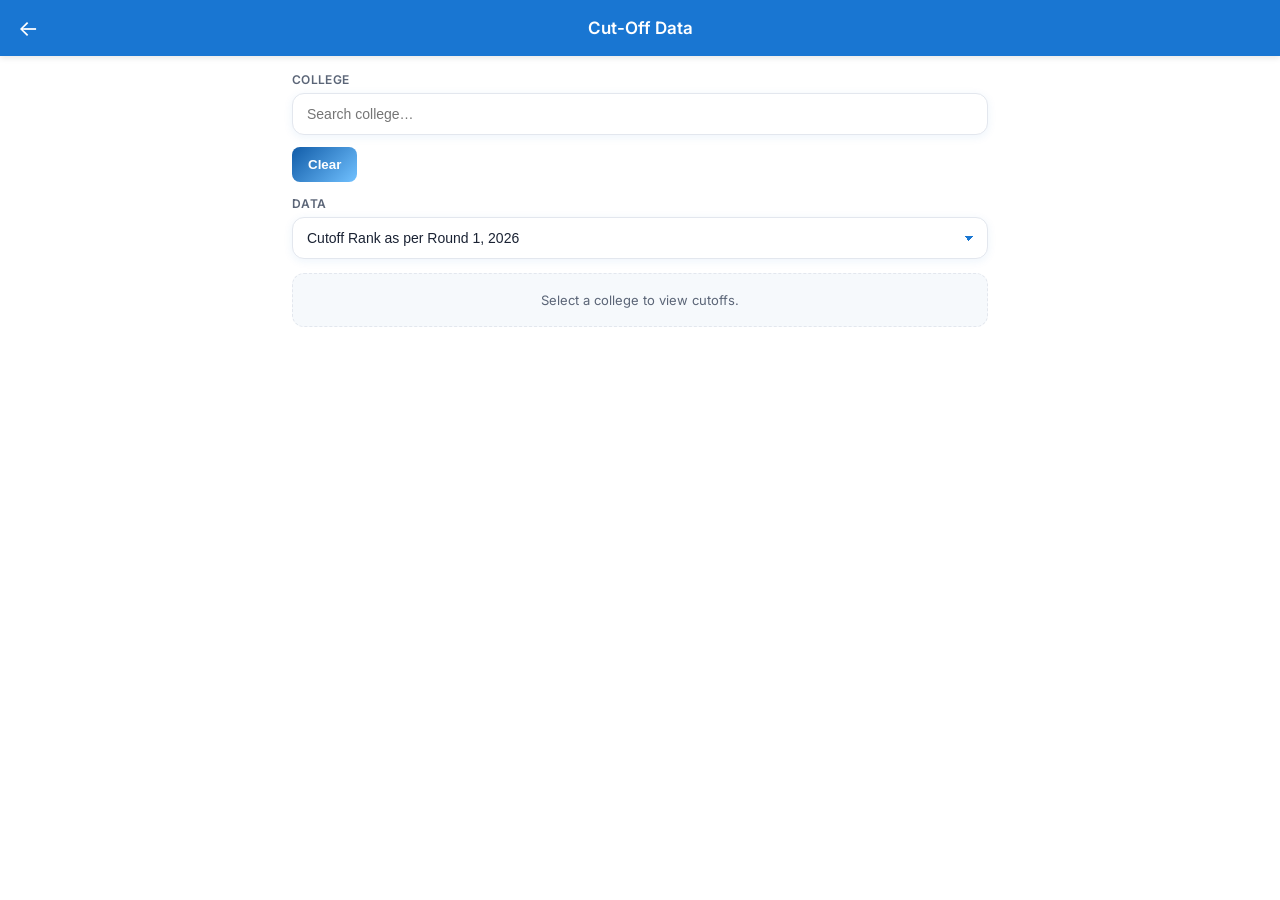
<file: cutoff.html>
<!DOCTYPE html>
<html lang="en">
<head>
  <meta charset="UTF-8" />
  <meta name="viewport" content="width=device-width, initial-scale=1.0" />
  <title>Cut-Off Data – ACPC Portal</title>
  <link rel="stylesheet" href="./styles.css" />
  <link rel="stylesheet" href="./cutoff_style.css" />
</head>
<body data-page="cutoff">

  <header class="cutoff-bar">
    <a class="back-btn" href="./index.html" aria-label="Back">←</a>
    <h1 class="cutoff-title">Cut-Off Data</h1>
    <span style="width:36px"></span>
  </header>

  <main class="cutoff-wrap">

    <!-- College search -->
    <div class="cutoff-field">
      <label class="cutoff-label">College</label>
      <div class="cutoff-search-wrap">
        <input id="collegeSearch" type="text" autocomplete="off"
               placeholder="Search college…" />
        <button id="clearBtn">Clear</button>
        <div id="collegeSuggest" class="cutoff-suggest" hidden></div>
      </div>
    </div>

    <!-- Round / Data select -->
    <div class="cutoff-field">
      <label class="cutoff-label">Data</label>
      <select id="cutoffRound" class="cutoff-select">
        <option value="r1" selected>Cutoff Rank as per Round 1, 2026</option>
        <option value="mock">Cutoff Rank as per Mock Round, 2026</option>
        <option value="r3">Cutoff Rank as per Round 3, 2025</option>
      </select>
    </div>
    <div id="cutoffStatus" class="cutoff-status">Select a college to view cutoffs.</div>

    <div id="cutoffTableWrap" class="cutoff-table-wrap" hidden>
      <div class="cutoff-college-name" id="cutoffCollegeName"></div>
      <table class="cutoff-table">
        <thead>
          <tr>
            <th class="b">Branch</th>
            <th>TFWS</th><th>OPEN</th><th>EWS</th><th>SEBC</th><th>SC</th><th>ST</th>
          </tr>
        </thead>
        <tbody id="cutoffBody"></tbody>
      </table>
      <div class="cutoff-note" id="cutoffNote"></div>
      <div id="cutoffInfo" class="cutoff-info" hidden></div>
    </div>
  </main>

  <script src="./cutoff_script.js"></script>
</body>
</html>
</file>
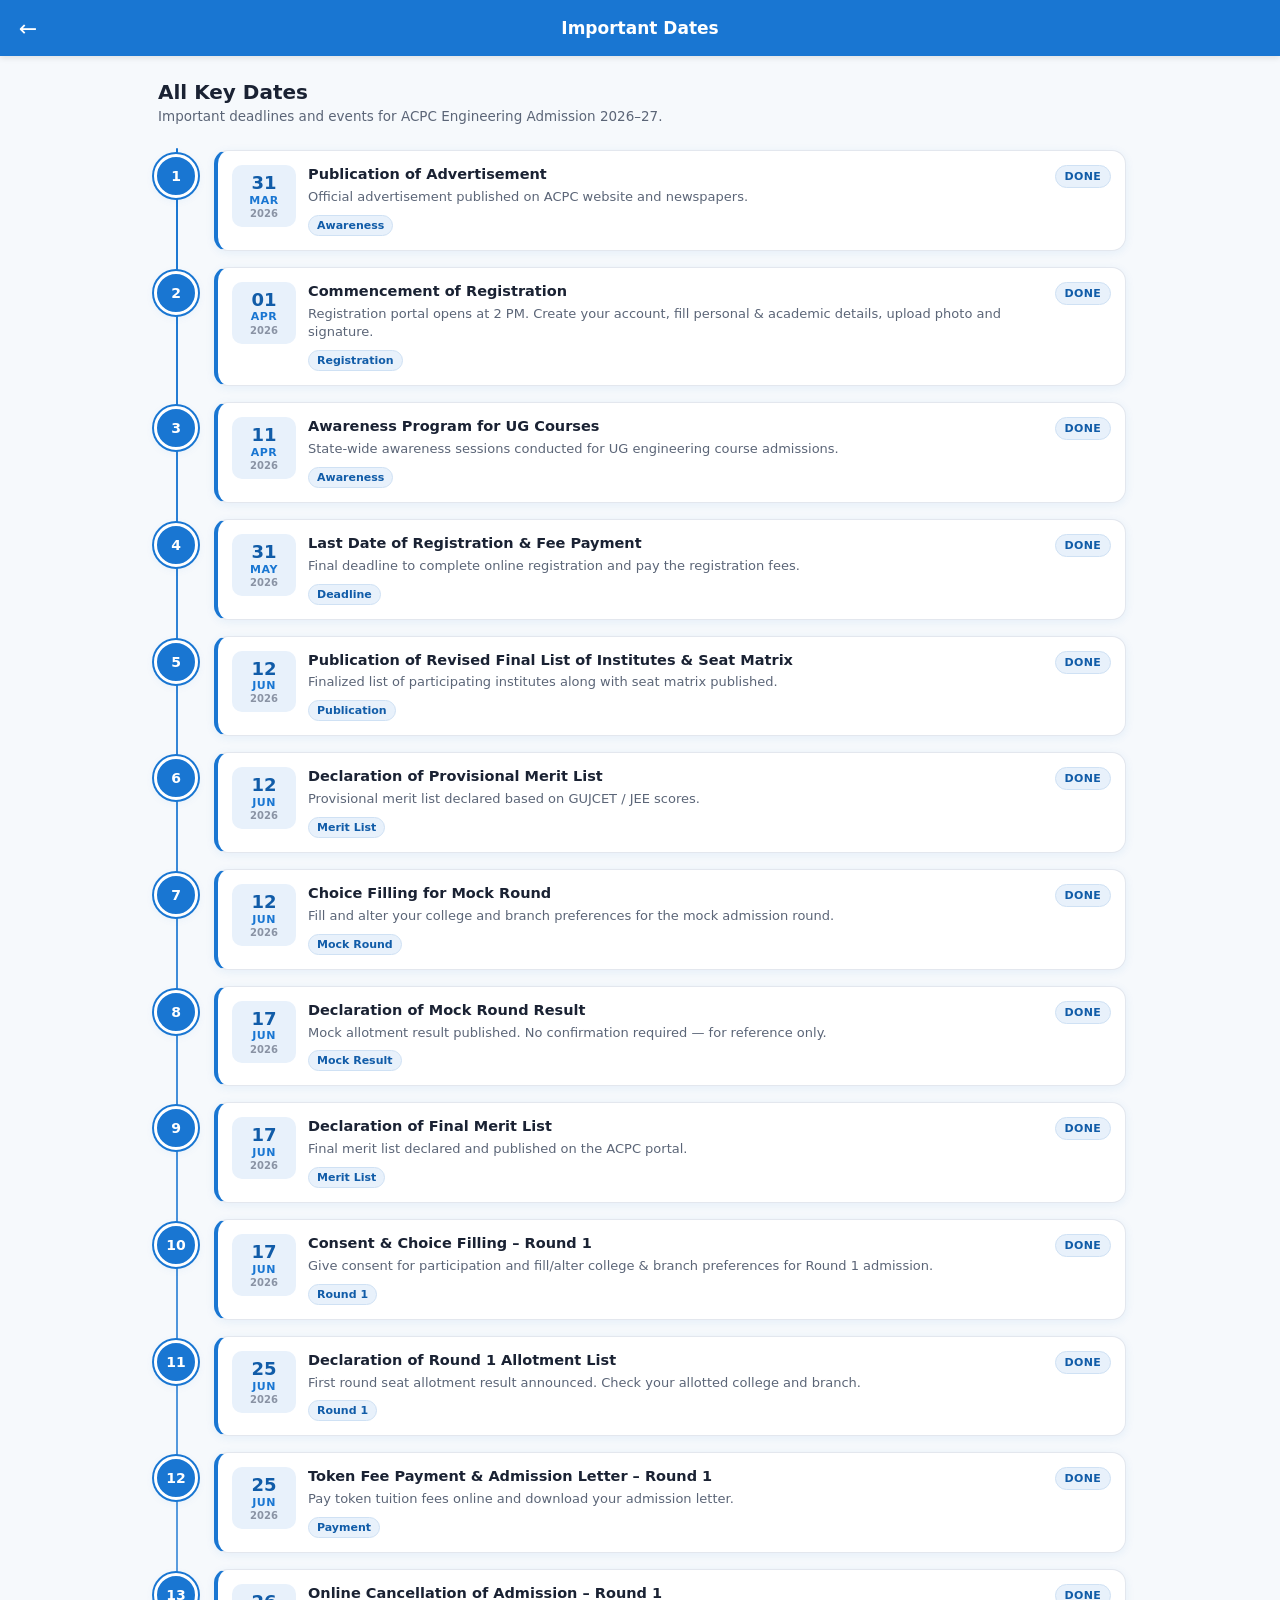
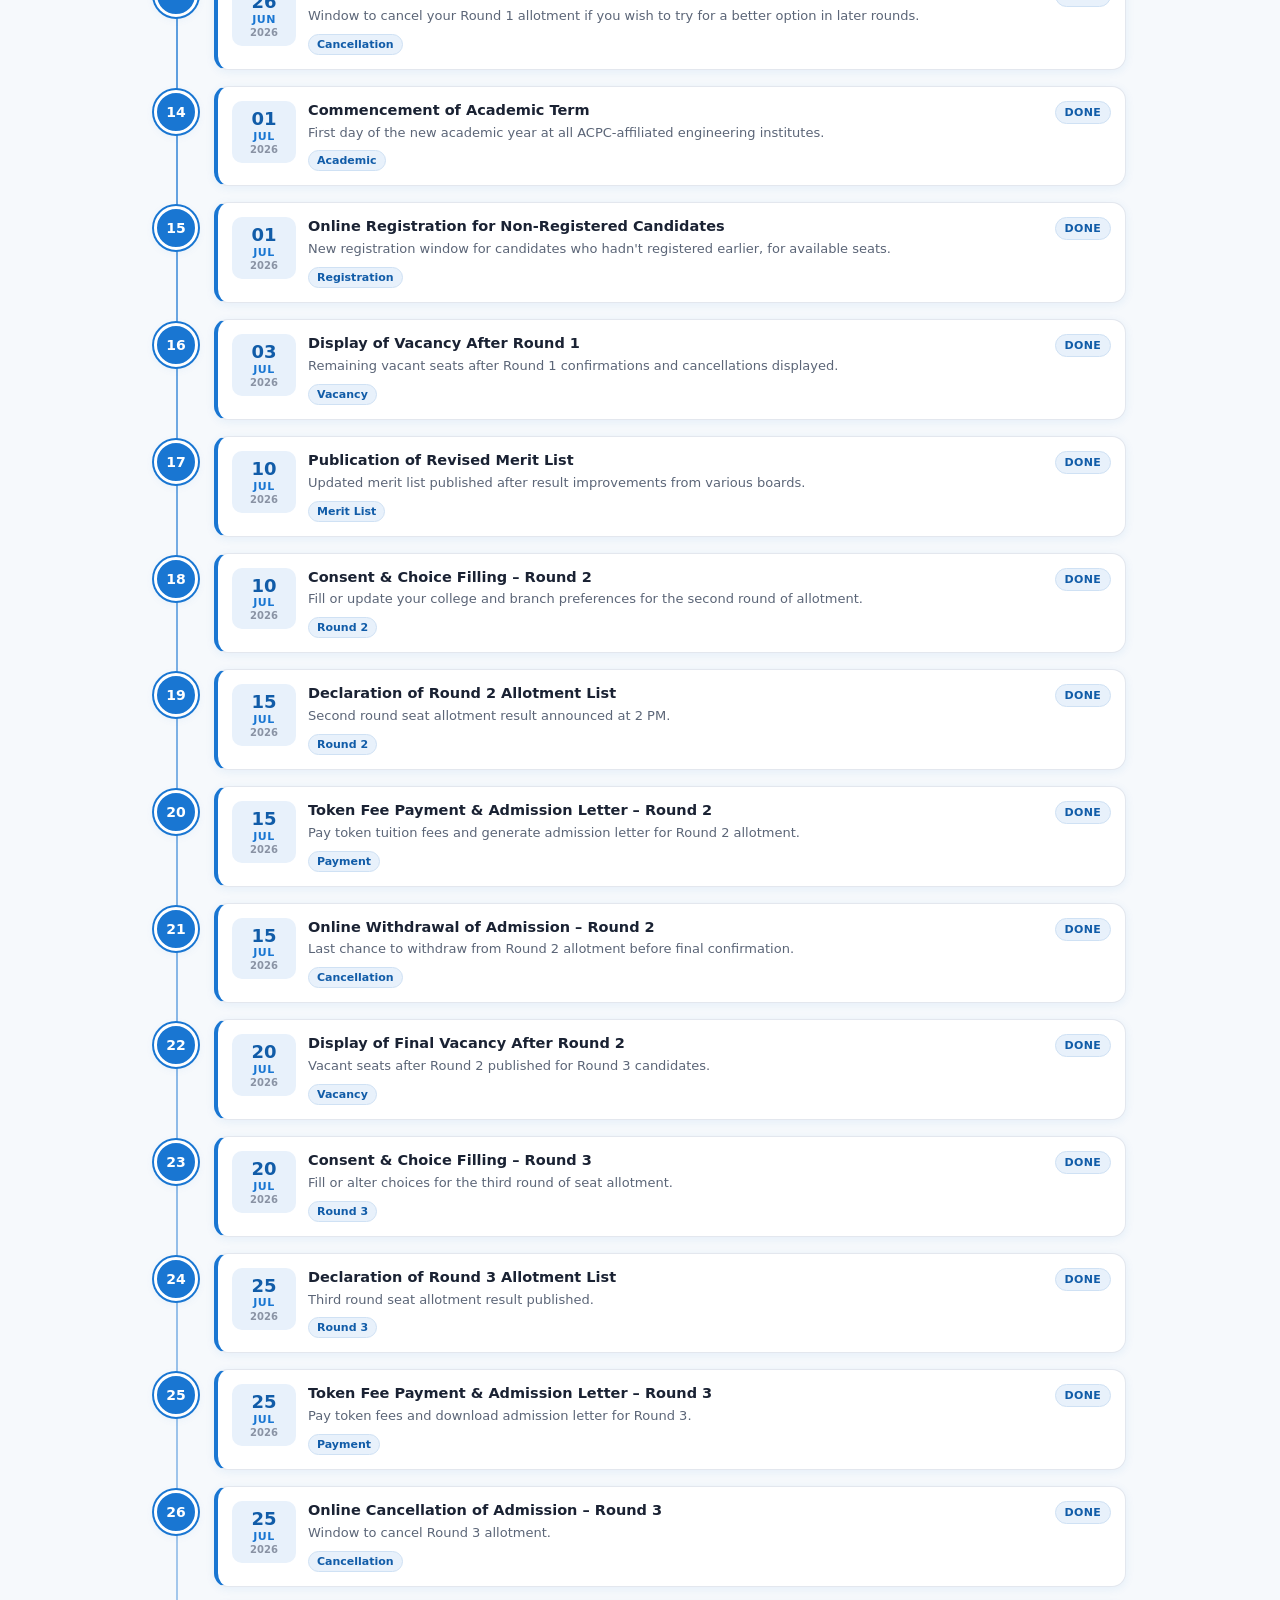
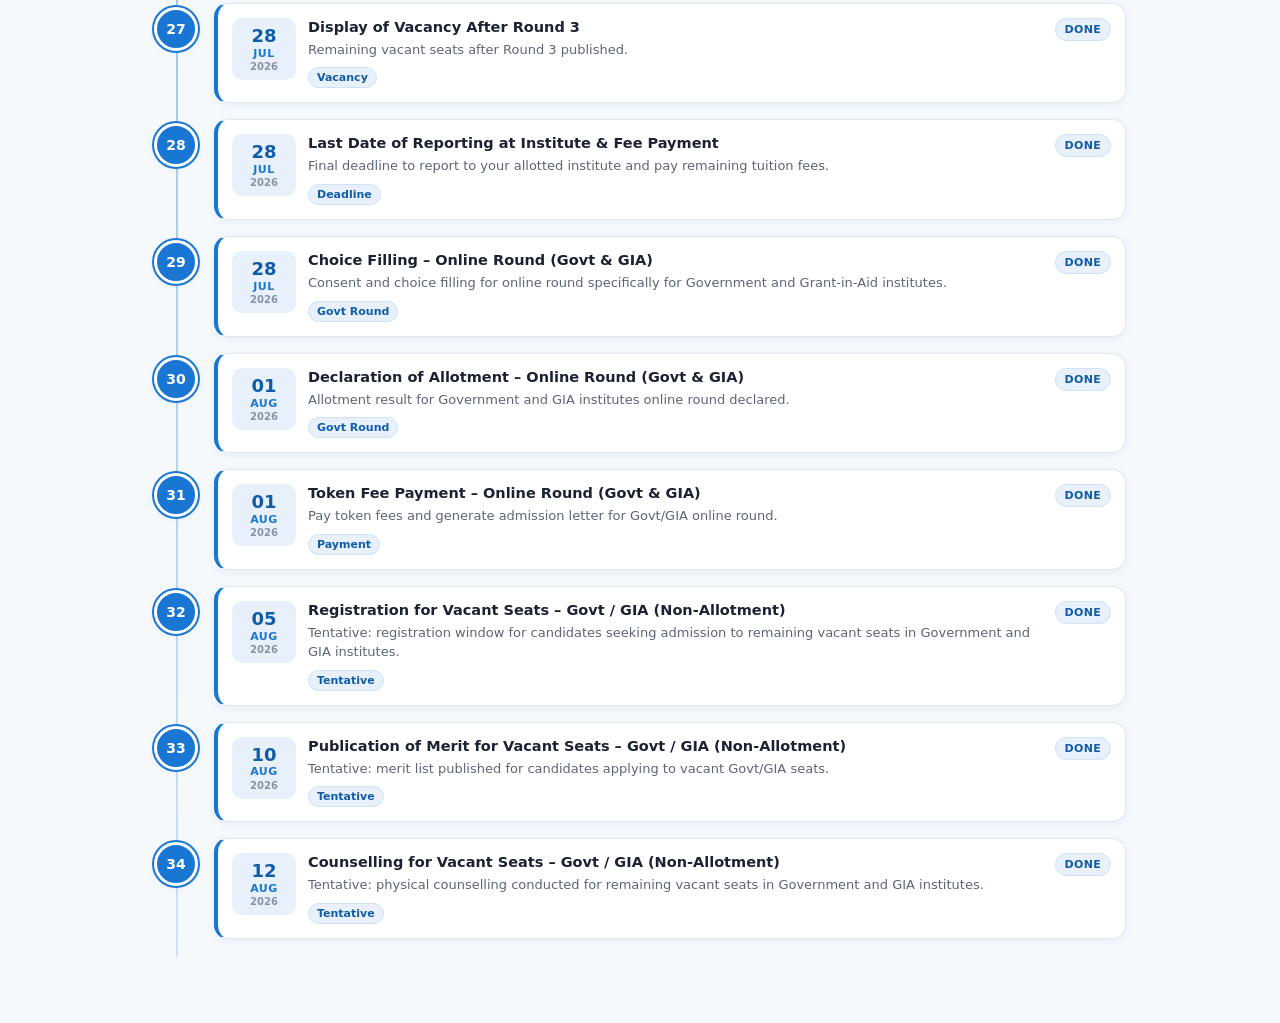
<file: dates.html>
<!DOCTYPE html>
<html lang="en">
<head>
  <meta charset="UTF-8" />
  <meta name="viewport" content="width=device-width, initial-scale=1.0" />
  <title>Important Dates – ACPC Portal</title>
  <link rel="stylesheet" href="./dates_style.css" />
</head>
<body data-page="dates">
  <header class="dates-bar">
    <a class="back-btn" href="./index.html" aria-label="Back">←</a>
    <h1 class="dates-title">Important Dates</h1>
    <span class="bar-spacer"></span>
  </header>
  <main class="dates-wrap page-wrapper">
    <div class="dates-intro">
      <h2>All Key Dates</h2>
      <p>Important deadlines and events for ACPC Engineering Admission 2026–27.</p>
    </div>
    <div class="dates-list" id="datesList">
      <div class="dates-loading">Loading important dates…</div>
    </div>
  </main>
  <script src="./script.js"></script>
</body>
</html>
</file>
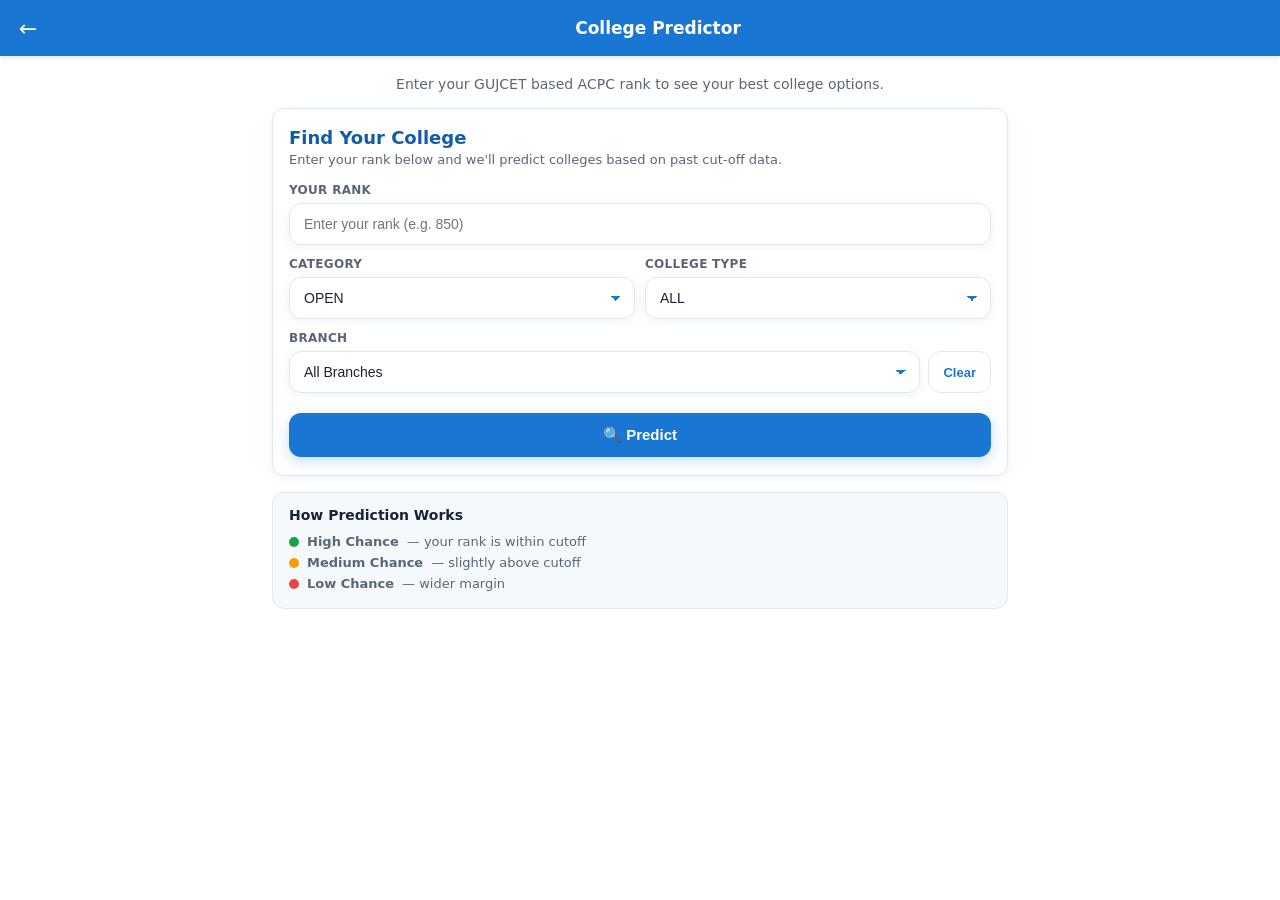
<file: predictor.html>
<!DOCTYPE html>
<html lang="en">
<head>
  <meta charset="UTF-8" />
  <meta name="viewport" content="width=device-width, initial-scale=1.0" />
  <title>College Predictor – ACPC Portal</title>
  <link rel="stylesheet" href="predictor_style.css" />
</head>
<body data-page="predictor">
  <header class="pred-bar">
    <a href="./index.html" class="back-btn" aria-label="Back">←</a>
    <h1 class="pred-title">College Predictor</h1>
  </header>
  <main class="pred-wrap">
    <p class="pred-intro">Enter your GUJCET based ACPC rank to see your best college options.</p>
    <section class="pred-card">
      <h2>Find Your College</h2>
      <p class="pred-sub">Enter your rank below and we'll predict colleges based on past cut-off data.</p>
      <div class="pred-field">
        <label class="pred-label" for="rankInput">Your Rank</label>
        <input type="number" id="rankInput" class="pred-input" placeholder="Enter your rank (e.g. 850)" min="1" />
      </div>
      <div class="pred-row">
        <div class="pred-field">
          <label class="pred-label" for="categorySel">Category</label>
          <select id="categorySel" class="pred-select">
            <option value="OPEN" selected>OPEN</option>
            <option value="EWS">EWS</option>
            <option value="SEBC">SEBC</option>
            <option value="SC">SC</option>
            <option value="ST">ST</option>
          </select>
        </div>
        <div class="pred-field">
          <label class="pred-label" for="typeSel">College Type</label>
          <select id="typeSel" class="pred-select">
            <option value="ALL" selected>ALL</option>
            <option value="GOV">GOV</option>
            <option value="SFI">SFI</option>
          </select>
        </div>
      </div>
      <div class="pred-field">
        <label class="pred-label" for="branchSel">Branch</label>
        <div class="pred-branch-row">
          <select id="branchSel" class="pred-select">
            <option value="ALL" selected>All Branches</option>
          </select>
          <button type="button" id="clearBranchBtn" class="pred-clear-btn">Clear</button>
        </div>
      </div>
      <button type="button" id="predictBtn" class="pred-btn">🔍 Predict</button>
    </section>
    <section class="pred-legend">
      <h3>How Prediction Works</h3>
      <ul>
        <li><span class="dot high"></span><b>High Chance</b> — your rank is within cutoff</li>
        <li><span class="dot med"></span><b>Medium Chance</b> — slightly above cutoff</li>
        <li><span class="dot low"></span><b>Low Chance</b> — wider margin</li>
      </ul>
    </section>
    <section id="resultsSection" class="pred-results"></section>
    <section id="footMessages" class="pred-foot" hidden>
      <p id="vacantMsg" hidden>Some colleges had vacant seats in 2025. These are shown separately.</p>
      <p class="warn">⚠️ Predictions are based on 2025 Round 3 data and are for reference only.</p>
      <p class="note">Cutoffs change every year based on demand and trends. You should participate till final rounds for best chances.</p>
    </section>
  </main>
  <script src="predictor_script.js"></script>
</body>
</html>
</file>
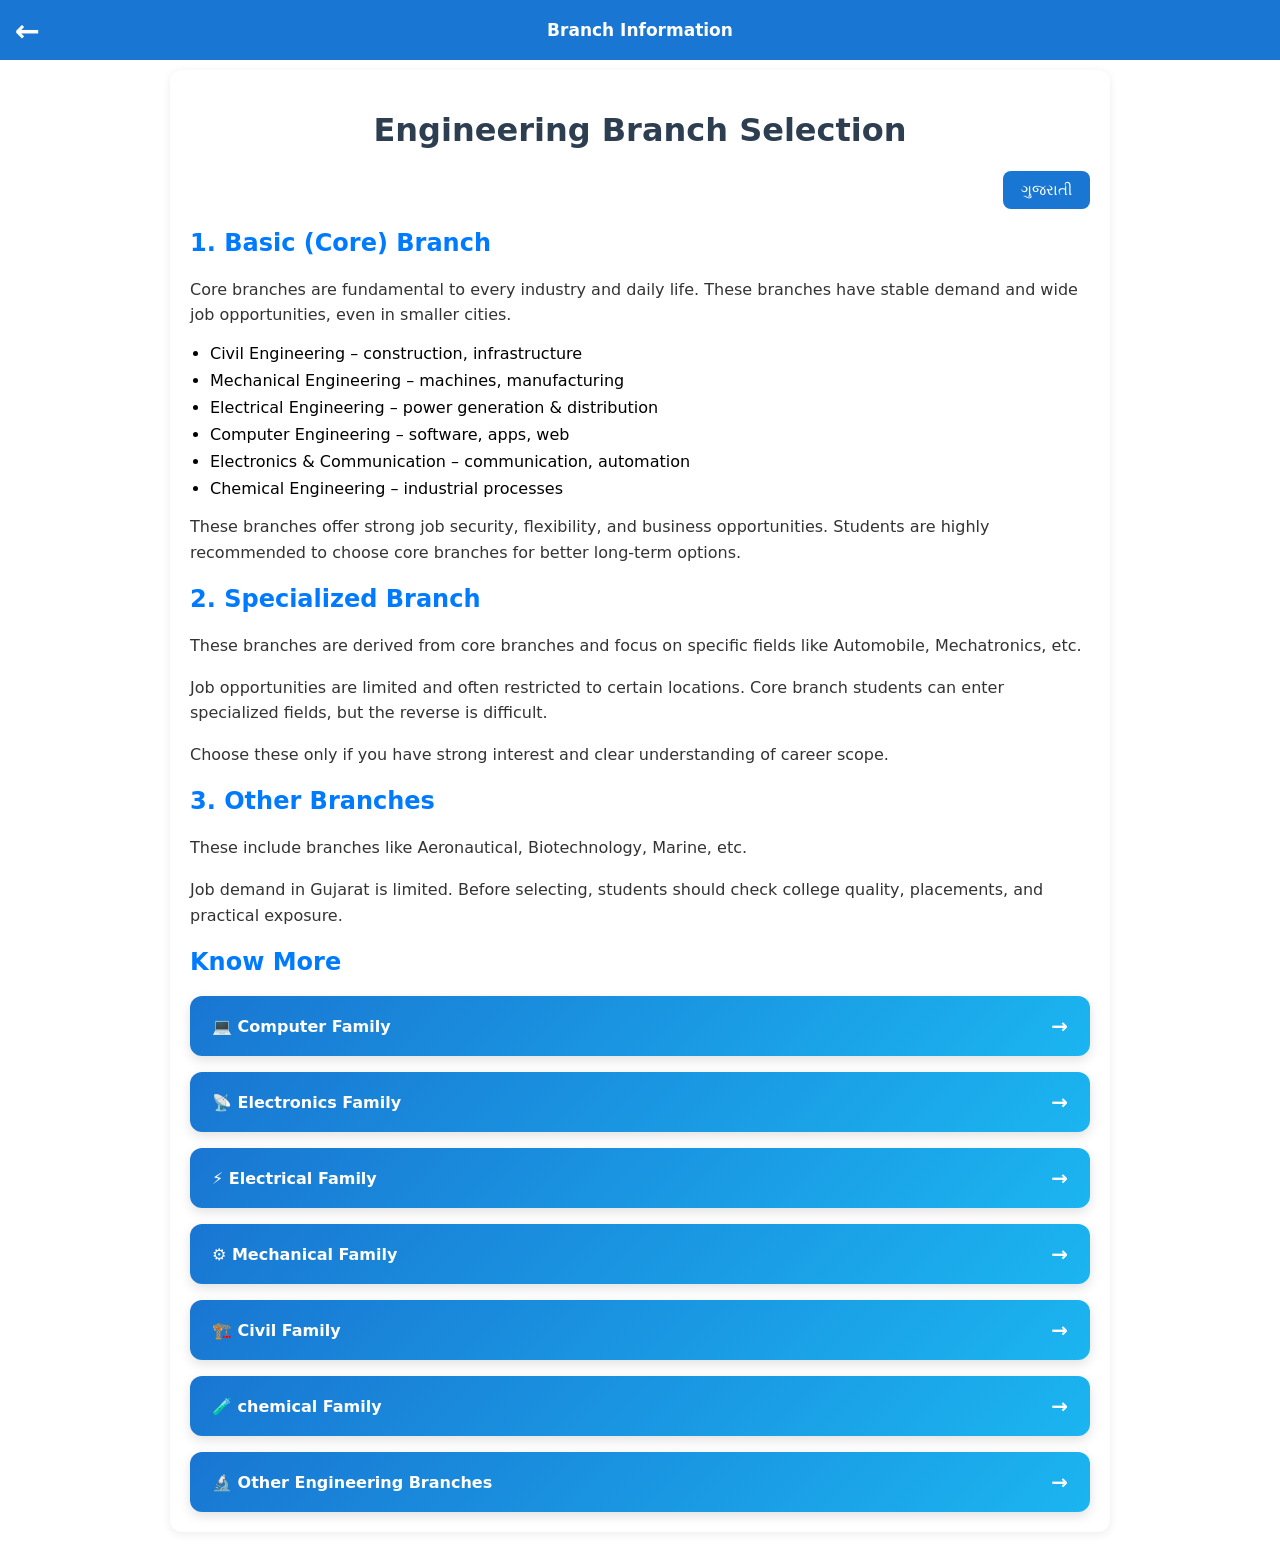
<file: BranchInfo/branchinfo.html>
<!DOCTYPE html>

<html lang="en">
<head>
  <meta charset="UTF-8">
  <meta name="viewport" content="width=device-width, initial-scale=1.0">
  <title>Branch Information</title>
  <link rel="stylesheet" href="branchinfo_style.css">
</head>

<body>
<header class="topbar">
  <a href="../index.html" class="back-btn" aria-label="Back">←</a>
  <div class="topbar-title">Branch Information</div>
</header>
<div class="container">

  <h1>Engineering Branch Selection</h1>

  <!-- Language Toggle -->

  <div class="lang-toggle">
  <button id="langBtn" onclick="toggleLang()">ગુજરાતી</button>
</div>

  <!-- ENGLISH CONTENT -->

  <div id="english">

<h2>1. Basic (Core) Branch</h2>
<p>
  Core branches are fundamental to every industry and daily life. These branches have stable demand and wide job opportunities, even in smaller cities.
</p>

<ul>
  <li>Civil Engineering – construction, infrastructure</li>
  <li>Mechanical Engineering – machines, manufacturing</li>
  <li>Electrical Engineering – power generation & distribution</li>
  <li>Computer Engineering – software, apps, web</li>
  <li>Electronics & Communication – communication, automation</li>
  <li>Chemical Engineering – industrial processes</li>
</ul>

<p>
  These branches offer strong job security, flexibility, and business opportunities. Students are highly recommended to choose core branches for better long-term options.
</p>

<h2>2. Specialized Branch</h2>
<p>
  These branches are derived from core branches and focus on specific fields like Automobile, Mechatronics, etc.
</p>

<p>
  Job opportunities are limited and often restricted to certain locations. Core branch students can enter specialized fields, but the reverse is difficult.
</p>

<p>
  Choose these only if you have strong interest and clear understanding of career scope.
</p>

<h2>3. Other Branches</h2>
<p>
  These include branches like Aeronautical, Biotechnology, Marine, etc.
</p>

<p>
  Job demand in Gujarat is limited. Before selecting, students should check college quality, placements, and practical exposure.
</p>

  </div>

  <!-- GUJARATI CONTENT -->

 <div id="gujarati" style="display:none;">

<h2>1. બેઝિક (કોર) બ્રાંચ</h2>
<p>
  બેઝિક બ્રાંચ એવી બ્રાંચ છે જે દરેક ઇન્ડસ્ટ્રી અને રોજિંદા જીવન માટે જરૂરી છે. આ બ્રાંચમાં નોકરીની તકો વધારે હોય છે.
</p>

<ul>
  <li>સિવિલ – બાંધકામ અને ઈન્ફ્રાસ્ટ્રક્ચર</li>
  <li>મિકેનિકલ – મશીન અને ઉત્પાદન</li>
  <li>ઇલેક્ટ્રિકલ – વિજળી ઉત્પાદન અને વિતરણ</li>
  <li>કોમ્પ્યુટર – સોફ્ટવેર, વેબ, એપ્સ</li>
  <li>ઇ.સી. – કોમ્યુનિકેશન અને ઓટોમેશન</li>
  <li>કેમિકલ – ઉદ્યોગ પ્રક્રિયા</li>
</ul>

<p>
  આ બ્રાંચમાં નોકરીની તકો વધારે હોય છે અને ભવિષ્ય માટે સુરક્ષિત વિકલ્પ છે. વિદ્યાર્થીઓએ પ્રથમ પસંદગી તરીકે આ બ્રાંચ પસંદ કરવી જોઈએ.
</p>

<h2>2. સ્પેશિયલાઇઝ્ડ બ્રાંચ</h2>
<p>
  આ બ્રાંચ બેઝિક બ્રાંચમાંથી બનેલી હોય છે જેમ કે ઓટોમોબાઇલ, મેકાટ્રોનિક્સ.
</p>

<p>
  નોકરીની તકો ઓછી હોય છે અને ખાસ શહેરોમાં જ ઉપલબ્ધ હોય છે.
</p>

<h2>3. અન્ય બ્રાંચ</h2>
<p>
  એરોનોટિકલ, બાયોટેક, મરીન જેવી બ્રાંચ આમાં આવે છે.
</p>

<p>
  ગુજરાતમાં નોકરીની તકો ઓછી હોય છે. પસંદ કરતા પહેલા કોલેજ અને પ્લેસમેન્ટ તપાસવી જરૂરી છે.
</p>
  </div>
  <h2>Know More</h2>
  <div class="cards">
  <a href="computer.html" class="card">
    <span>💻 Computer Family</span>
    <span class="arrow">→</span>
  </a>
  <a href="electronics.html" class="card">
    <span>📡 Electronics Family</span>
    <span class="arrow">→</span>
  </a>
  <a href="electrical.html" class="card">
    <span>⚡ Electrical Family</span>
    <span class="arrow">→</span>
  </a>
   <a href="mechanical.html" class="card">
    <span>⚙️ Mechanical Family</span>
    <span class="arrow">→</span>
  </a>
  <a href="civil.html" class="card">
    <span>🏗️  Civil Family</span>
    <span class="arrow">→</span>
  </a>
  <a href="chemical.html" class="card">
    <span>🧪 chemical Family</span>
    <span class="arrow">→</span>
  </a>
  <a href="other.html" class="card">
  <span>🔬 Other Engineering Branches</span>
  <span class="arrow">→</span>
</a>
</div>
</div>

<script>
let currentLang = 'en';

function toggleLang() {
  const english = document.getElementById('english');
  const gujarati = document.getElementById('gujarati');
  const btn = document.getElementById('langBtn');

  if (currentLang === 'en') {
    english.style.display = 'none';
    gujarati.style.display = 'block';
    btn.textContent = 'English';
    currentLang = 'gu';
  } else {
    english.style.display = 'block';
    gujarati.style.display = 'none';
    btn.textContent = 'ગુજરાતી';
    currentLang = 'en';
  }
}
</script>

</body>



</html>
</file>
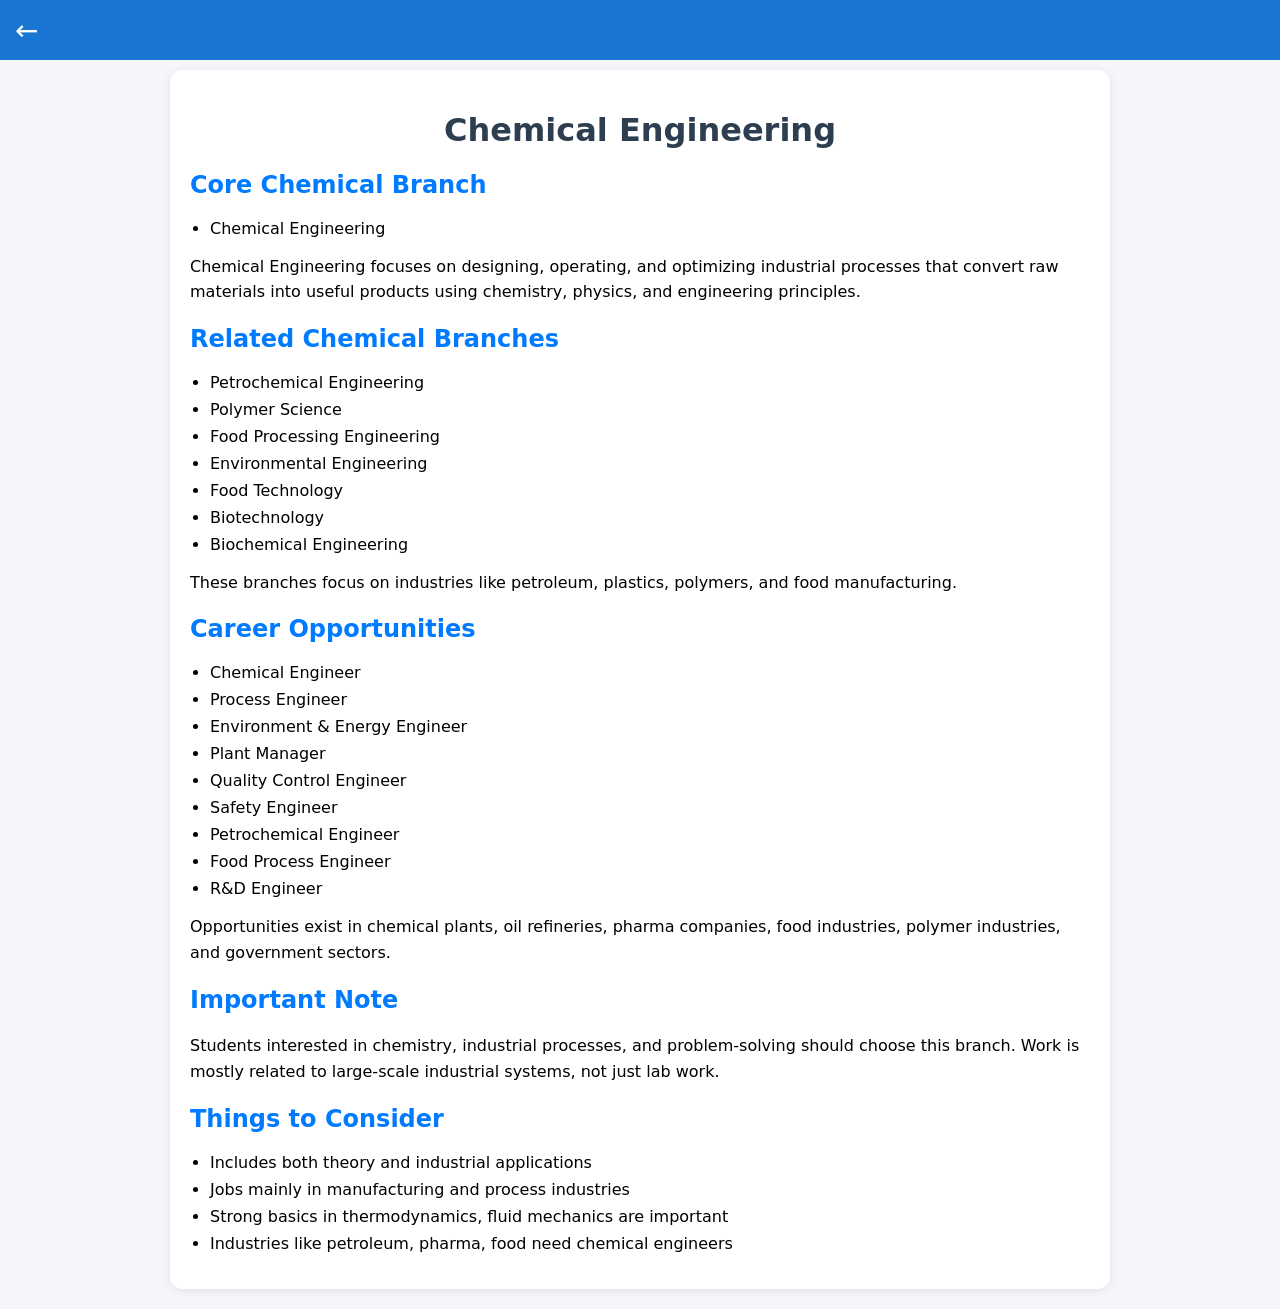
<file: BranchInfo/chemical.html>
<!DOCTYPE html>

<html lang="en">
<head>
  <meta charset="UTF-8">
  <meta name="viewport" content="width=device-width, initial-scale=1.0">
  <title>Chemical Engineering</title>
  <link rel="stylesheet" href="s_branch.css">
</head>

<body>

<!-- Top Back Arrow -->

<header class="topbar">
  <a href="branchinfo.html" class="back-arrow">&#8592;</a>
</header>

<div class="container">

  <h1>Chemical Engineering</h1>

  <h2>Core Chemical Branch</h2>
  <ul>
    <li>Chemical Engineering</li>
  </ul>

  <p>
    Chemical Engineering focuses on designing, operating, and optimizing industrial
    processes that convert raw materials into useful products using chemistry,
    physics, and engineering principles.
  </p>

  <h2>Related Chemical Branches</h2>
  <ul>
    <li>Petrochemical Engineering</li>
    <li>Polymer Science</li>
    <li>Food Processing Engineering</li>
    <li>Environmental Engineering</li>
    <li>Food Technology</li>
    <li>Biotechnology</li>
    <li>Biochemical Engineering</li>
  </ul>

  <p>
    These branches focus on industries like petroleum, plastics, polymers,
    and food manufacturing.
  </p>

  <h2>Career Opportunities</h2>
  <ul>
    <li>Chemical Engineer</li>
    <li>Process Engineer</li>
    <li>Environment & Energy Engineer</li>
    <li>Plant Manager</li>
    <li>Quality Control Engineer</li>
    <li>Safety Engineer</li>
    <li>Petrochemical Engineer</li>
    <li>Food Process Engineer</li>
    <li>R&D Engineer</li>
  </ul>

  <p>
    Opportunities exist in chemical plants, oil refineries, pharma companies,
    food industries, polymer industries, and government sectors.
  </p>

  <h2>Important Note</h2>
  <p>
    Students interested in chemistry, industrial processes, and problem-solving
    should choose this branch. Work is mostly related to large-scale industrial
    systems, not just lab work.
  </p>

  <h2>Things to Consider</h2>
  <ul>
    <li>Includes both theory and industrial applications</li>
    <li>Jobs mainly in manufacturing and process industries</li>
    <li>Strong basics in thermodynamics, fluid mechanics are important</li>
    <li>Industries like petroleum, pharma, food need chemical engineers</li>
  </ul>

</div>

</body>
</html>
</file>
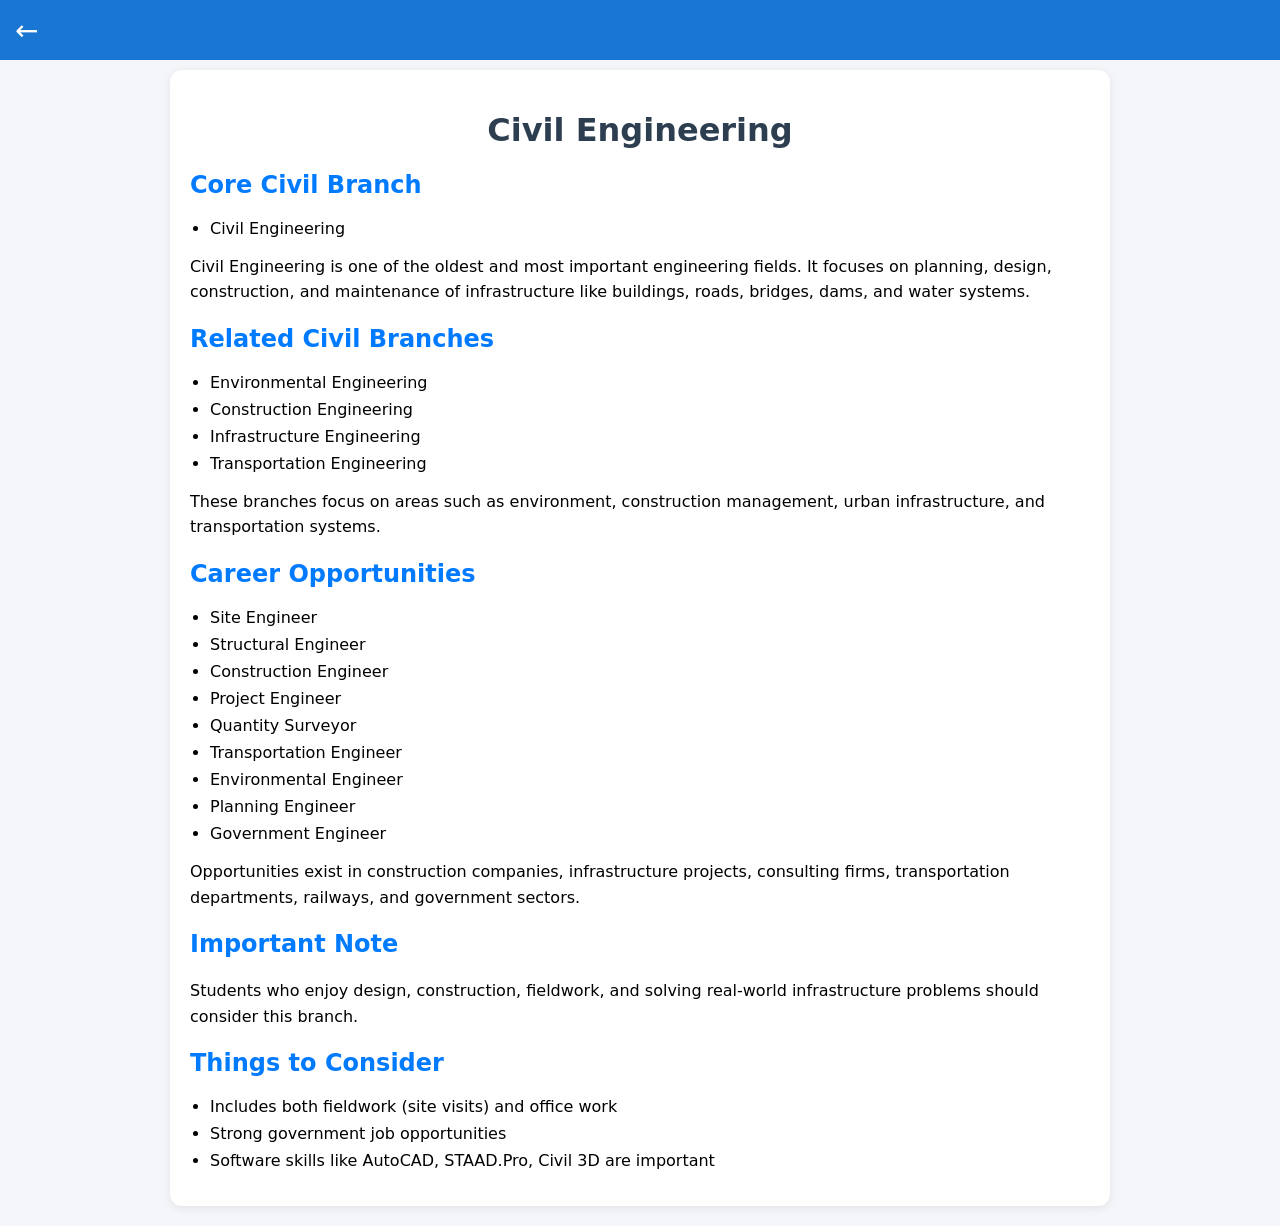
<file: BranchInfo/civil.html>
<!DOCTYPE html>

<html lang="en">
<head>
  <meta charset="UTF-8">
  <meta name="viewport" content="width=device-width, initial-scale=1.0">
  <title>Civil Engineering</title>
  <link rel="stylesheet" href="s_branch.css">
</head>

<body>

<!-- Top Back Arrow -->

<header class="topbar">
  <a href="branchinfo.html" class="back-arrow">&#8592;</a>
</header>

<div class="container">

  <h1>Civil Engineering</h1>

  <h2>Core Civil Branch</h2>
  <ul>
    <li>Civil Engineering</li>
  </ul>

  <p>
    Civil Engineering is one of the oldest and most important engineering fields.
    It focuses on planning, design, construction, and maintenance of infrastructure
    like buildings, roads, bridges, dams, and water systems.
  </p>

  <h2>Related Civil Branches</h2>
  <ul>
    <li>Environmental Engineering</li>
    <li>Construction Engineering</li>
    <li>Infrastructure Engineering</li>
    <li>Transportation Engineering</li>
  </ul>

  <p>
    These branches focus on areas such as environment, construction management,
    urban infrastructure, and transportation systems.
  </p>

  <h2>Career Opportunities</h2>
  <ul>
    <li>Site Engineer</li>
    <li>Structural Engineer</li>
    <li>Construction Engineer</li>
    <li>Project Engineer</li>
    <li>Quantity Surveyor</li>
    <li>Transportation Engineer</li>
    <li>Environmental Engineer</li>
    <li>Planning Engineer</li>
    <li>Government Engineer</li>
  </ul>

  <p>
    Opportunities exist in construction companies, infrastructure projects,
    consulting firms, transportation departments, railways, and government sectors.
  </p>

  <h2>Important Note</h2>
  <p>
    Students who enjoy design, construction, fieldwork, and solving real-world
    infrastructure problems should consider this branch.
  </p>

  <h2>Things to Consider</h2>
  <ul>
    <li>Includes both fieldwork (site visits) and office work</li>
    <li>Strong government job opportunities</li>
    <li>Software skills like AutoCAD, STAAD.Pro, Civil 3D are important</li>
  </ul>

</div>

</body>
</html>
</file>
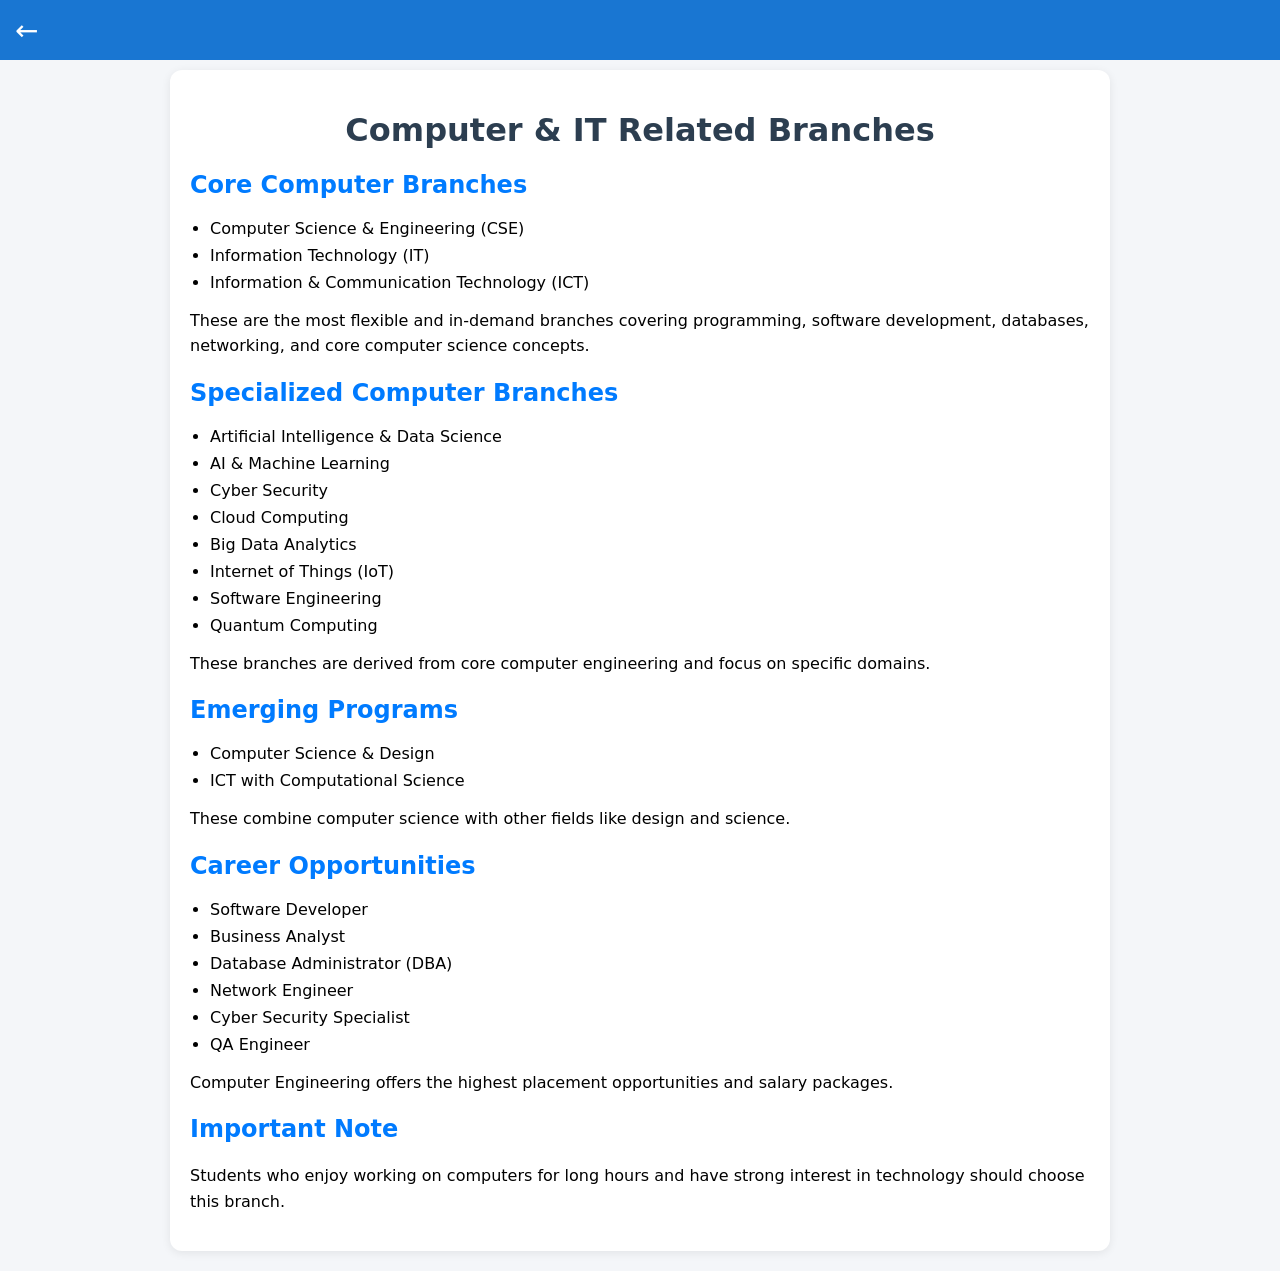
<file: BranchInfo/computer.html>
<!DOCTYPE html>

<html lang="en">
<head>
  <meta charset="UTF-8">
  <meta name="viewport" content="width=device-width, initial-scale=1.0">
  <title>Computer Branch Info</title>
  <link rel="stylesheet" href="s_branch.css">
</head>

<body>
<header class="topbar">
  <a href="branchinfo.html" class="back-arrow" aria-label="Back">←</a>
</header>
<div class="container">

  <h1>Computer & IT Related Branches</h1>

  <h2>Core Computer Branches</h2>
  <ul>
    <li>Computer Science & Engineering (CSE)</li>
    <li>Information Technology (IT)</li>
    <li>Information & Communication Technology (ICT)</li>
  </ul>

  <p>
    These are the most flexible and in-demand branches covering programming, software development,
    databases, networking, and core computer science concepts.
  </p>

  <h2>Specialized Computer Branches</h2>
  <ul>
    <li>Artificial Intelligence & Data Science</li>
    <li>AI & Machine Learning</li>
    <li>Cyber Security</li>
    <li>Cloud Computing</li>
    <li>Big Data Analytics</li>
    <li>Internet of Things (IoT)</li>
    <li>Software Engineering</li>
    <li>Quantum Computing</li>
  </ul>

  <p>
    These branches are derived from core computer engineering and focus on specific domains.
  </p>

  <h2>Emerging Programs</h2>
  <ul>
    <li>Computer Science & Design</li>
    <li>ICT with Computational Science</li>
  </ul>

  <p>
    These combine computer science with other fields like design and science.
  </p>

  <h2>Career Opportunities</h2>
  <ul>
    <li>Software Developer</li>
    <li>Business Analyst</li>
    <li>Database Administrator (DBA)</li>
    <li>Network Engineer</li>
    <li>Cyber Security Specialist</li>
    <li>QA Engineer</li>
  </ul>

  <p>
    Computer Engineering offers the highest placement opportunities and salary packages.
  </p>

  <h2>Important Note</h2>
  <p>
    Students who enjoy working on computers for long hours and have strong interest in technology should choose this branch.
  </p>



</div>

</body>
</html>
</file>
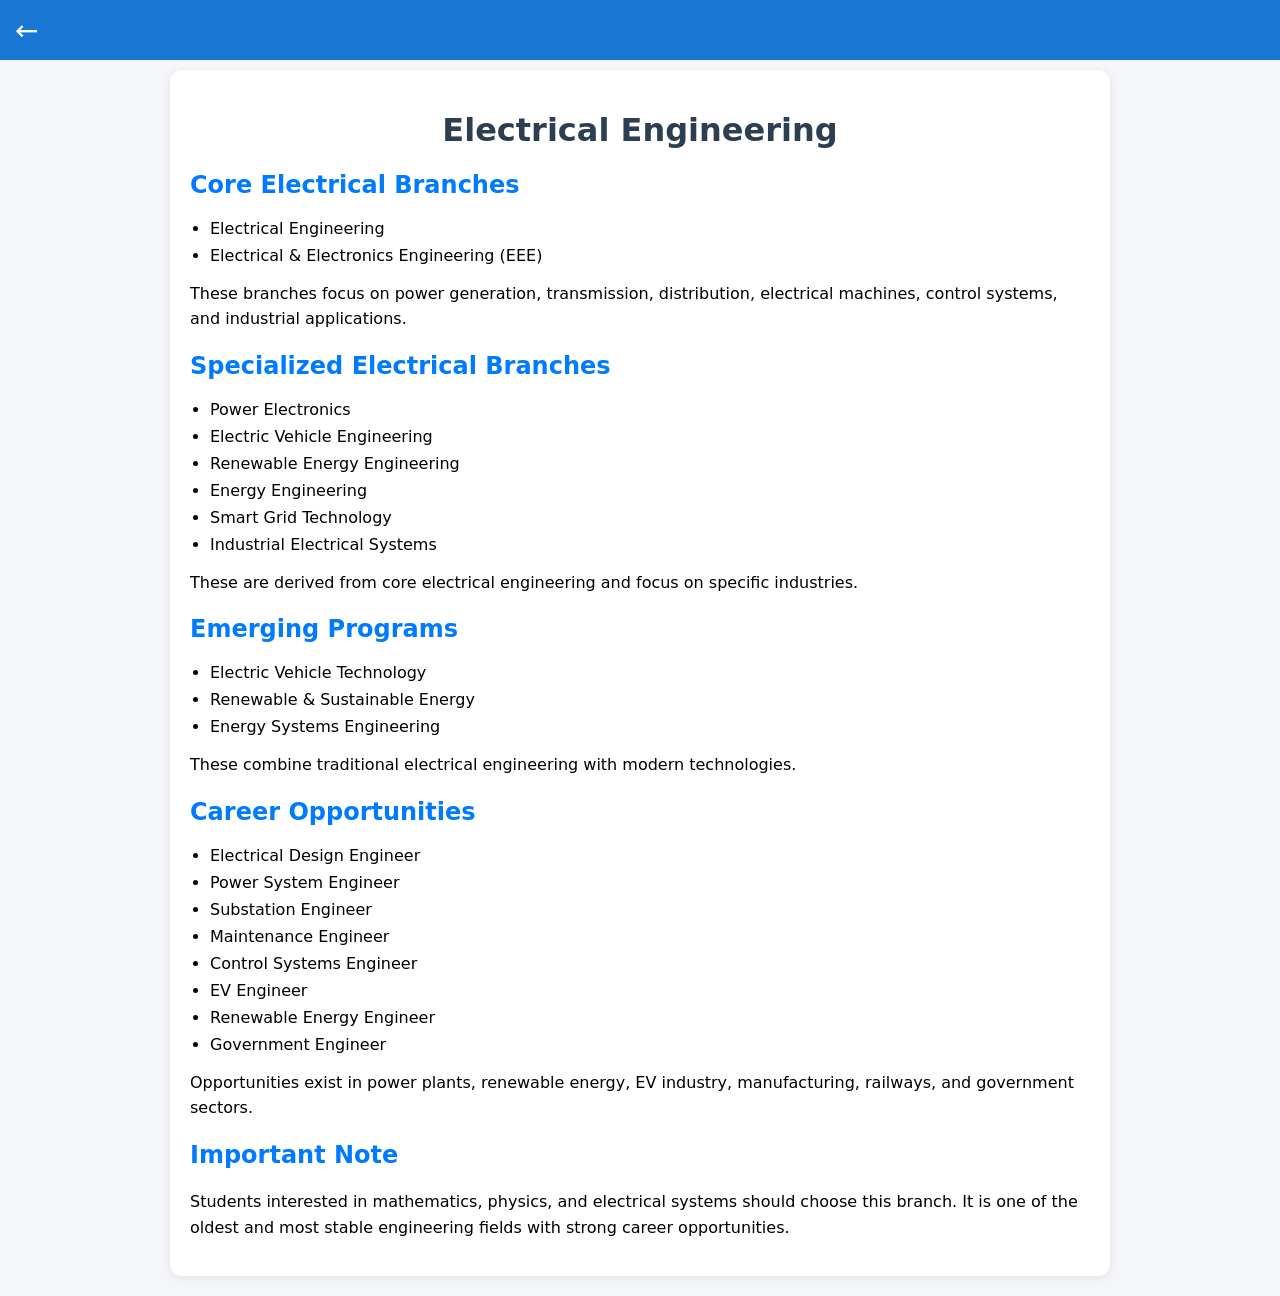
<file: BranchInfo/electrical.html>
<!DOCTYPE html>

<html lang="en">
<head>
  <meta charset="UTF-8">
  <meta name="viewport" content="width=device-width, initial-scale=1.0">
  <title>Electrical Engineering</title>
  <link rel="stylesheet" href="s_branch.css">
</head>

<body>

<!-- Top Back Arrow -->

<header class="topbar">
  <a href="branchinfo.html" class="back-arrow">&#8592;</a>
</header>

<div class="container">

  <h1>Electrical Engineering</h1>

  <h2>Core Electrical Branches</h2>
  <ul>
    <li>Electrical Engineering</li>
    <li>Electrical & Electronics Engineering (EEE)</li>
  </ul>

  <p>
    These branches focus on power generation, transmission, distribution,
    electrical machines, control systems, and industrial applications.
  </p>

  <h2>Specialized Electrical Branches</h2>
  <ul>
    <li>Power Electronics</li>
    <li>Electric Vehicle Engineering</li>
    <li>Renewable Energy Engineering</li>
    <li>Energy Engineering</li>
    <li>Smart Grid Technology</li>
    <li>Industrial Electrical Systems</li>
  </ul>

  <p>
    These are derived from core electrical engineering and focus on specific industries.
  </p>

  <h2>Emerging Programs</h2>
  <ul>
    <li>Electric Vehicle Technology</li>
    <li>Renewable & Sustainable Energy</li>
    <li>Energy Systems Engineering</li>
  </ul>

  <p>
    These combine traditional electrical engineering with modern technologies.
  </p>

  <h2>Career Opportunities</h2>
  <ul>
    <li>Electrical Design Engineer</li>
    <li>Power System Engineer</li>
    <li>Substation Engineer</li>
    <li>Maintenance Engineer</li>
    <li>Control Systems Engineer</li>
    <li>EV Engineer</li>
    <li>Renewable Energy Engineer</li>
    <li>Government Engineer</li>
  </ul>

  <p>
    Opportunities exist in power plants, renewable energy, EV industry,
    manufacturing, railways, and government sectors.
  </p>

  <h2>Important Note</h2>
  <p>
    Students interested in mathematics, physics, and electrical systems
    should choose this branch. It is one of the oldest and most stable
    engineering fields with strong career opportunities.
  </p>

</div>

</body>
</html>
</file>
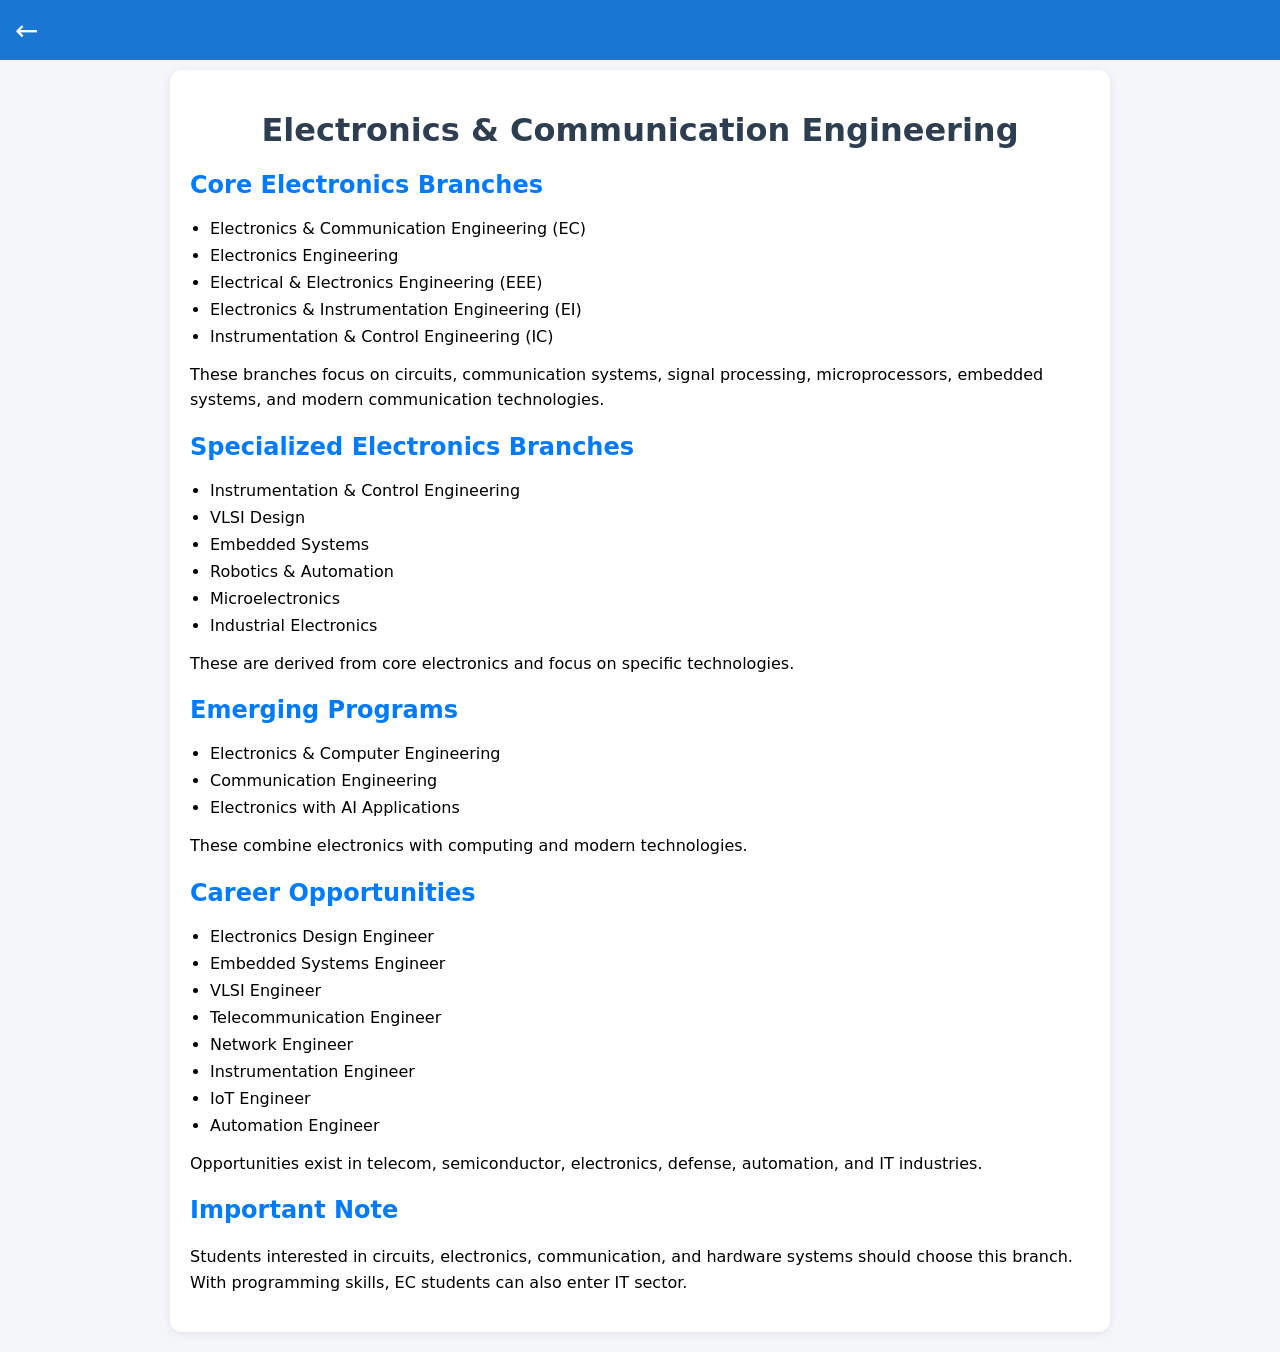
<file: BranchInfo/electronics.html>
<!DOCTYPE html>

<html lang="en">
<head>
  <meta charset="UTF-8">
  <meta name="viewport" content="width=device-width, initial-scale=1.0">
  <title>Electronics Branch Info</title>
  <link rel="stylesheet" href="s_branch.css">
</head>

<body>

<!-- Top Back Arrow -->

<header class="topbar">
  <a href="branchinfo.html" class="back-arrow">&#8592;</a>
</header>

<div class="container">

  <h1>Electronics & Communication Engineering</h1>

  <h2>Core Electronics Branches</h2>
  <ul>
    <li>Electronics & Communication Engineering (EC)</li>
    <li>Electronics Engineering</li>
    <li>Electrical & Electronics Engineering (EEE)</li>
    <li>Electronics & Instrumentation Engineering (EI)</li>
    <li>Instrumentation & Control Engineering (IC)</li>
  </ul>

  <p>
    These branches focus on circuits, communication systems, signal processing,
    microprocessors, embedded systems, and modern communication technologies.
  </p>

  <h2>Specialized Electronics Branches</h2>
  <ul>
    <li>Instrumentation & Control Engineering</li>
    <li>VLSI Design</li>
    <li>Embedded Systems</li>
    <li>Robotics & Automation</li>
    <li>Microelectronics</li>
    <li>Industrial Electronics</li>
  </ul>

  <p>
    These are derived from core electronics and focus on specific technologies.
  </p>

  <h2>Emerging Programs</h2>
  <ul>
    <li>Electronics & Computer Engineering</li>
    <li>Communication Engineering</li>
    <li>Electronics with AI Applications</li>
  </ul>

  <p>
    These combine electronics with computing and modern technologies.
  </p>

  <h2>Career Opportunities</h2>
  <ul>
    <li>Electronics Design Engineer</li>
    <li>Embedded Systems Engineer</li>
    <li>VLSI Engineer</li>
    <li>Telecommunication Engineer</li>
    <li>Network Engineer</li>
    <li>Instrumentation Engineer</li>
    <li>IoT Engineer</li>
    <li>Automation Engineer</li>
  </ul>

  <p>
    Opportunities exist in telecom, semiconductor, electronics, defense, automation,
    and IT industries.
  </p>

  <h2>Important Note</h2>
  <p>
    Students interested in circuits, electronics, communication, and hardware systems
    should choose this branch. With programming skills, EC students can also enter IT sector.
  </p>

</div>

</body>
</html>
</file>
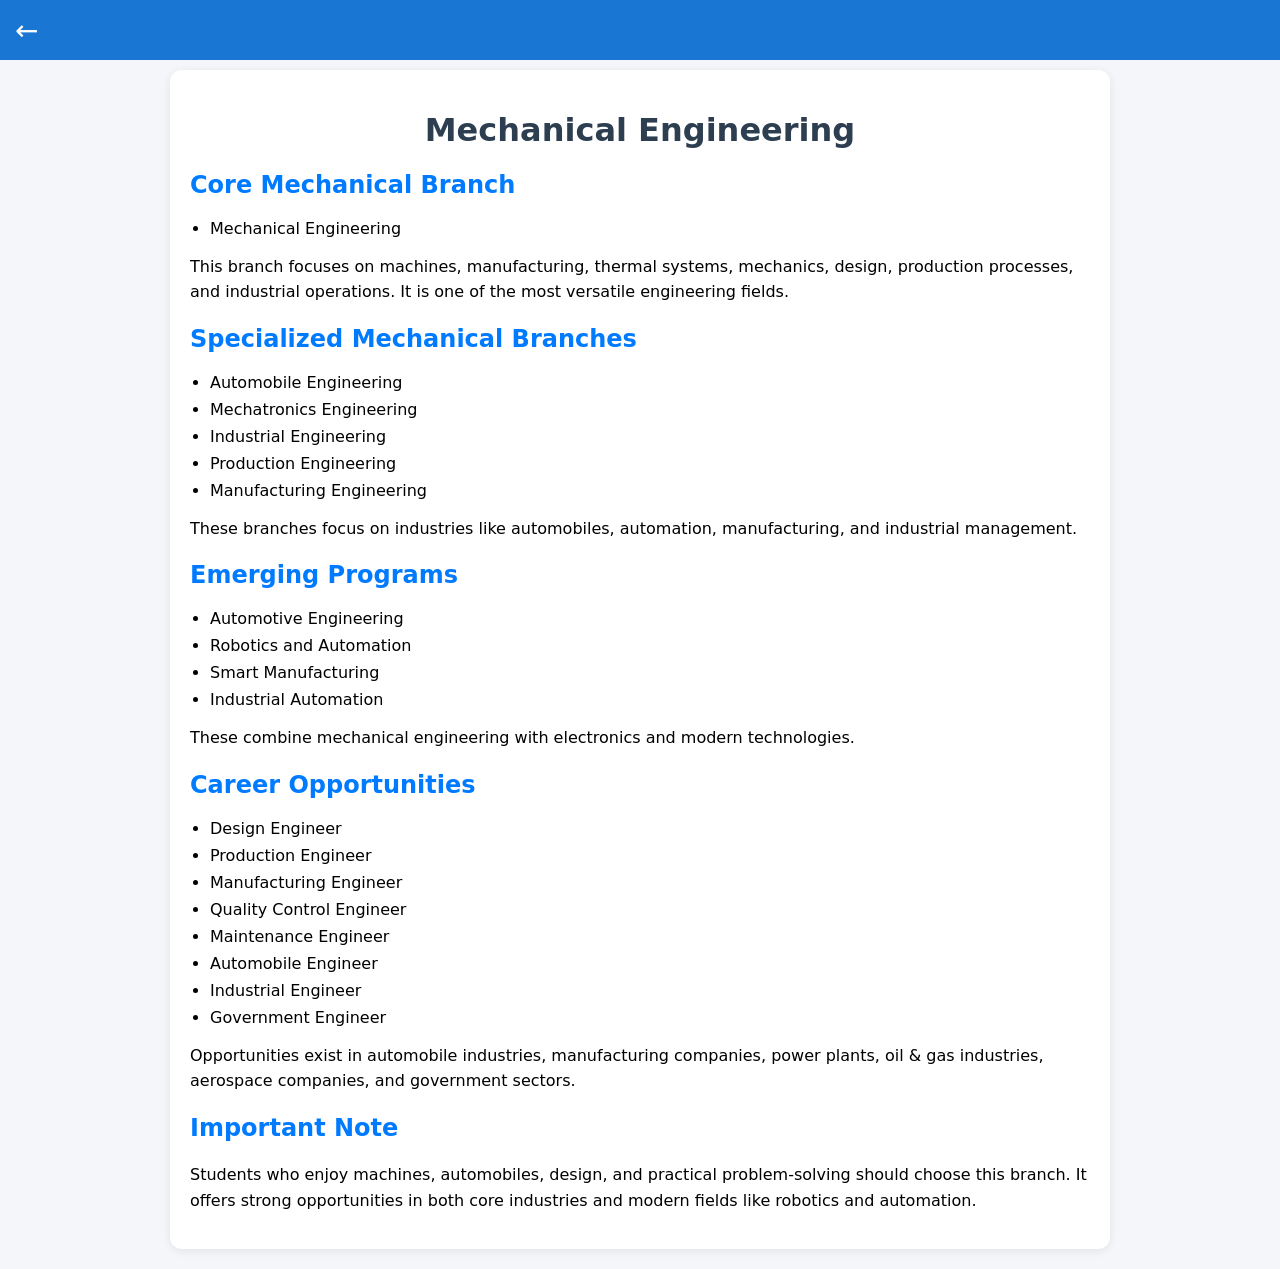
<file: BranchInfo/mechanical.html>
<!DOCTYPE html>

<html lang="en">
<head>
  <meta charset="UTF-8">
  <meta name="viewport" content="width=device-width, initial-scale=1.0">
  <title>Mechanical Engineering</title>
  <link rel="stylesheet" href="s_branch.css">
</head>

<body>

<!-- Top Back Arrow -->

<header class="topbar">
  <a href="branchinfo.html" class="back-arrow">&#8592;</a>
</header>

<div class="container">

  <h1>Mechanical Engineering</h1>

  <h2>Core Mechanical Branch</h2>
  <ul>
    <li>Mechanical Engineering</li>
  </ul>

  <p>
    This branch focuses on machines, manufacturing, thermal systems, mechanics,
    design, production processes, and industrial operations. It is one of the most
    versatile engineering fields.
  </p>

  <h2>Specialized Mechanical Branches</h2>
  <ul>
    <li>Automobile Engineering</li>
    <li>Mechatronics Engineering</li>
    <li>Industrial Engineering</li>
    <li>Production Engineering</li>
    <li>Manufacturing Engineering</li>
  </ul>

  <p>
    These branches focus on industries like automobiles, automation,
    manufacturing, and industrial management.
  </p>

  <h2>Emerging Programs</h2>
  <ul>
    <li>Automotive Engineering</li>
    <li>Robotics and Automation</li>
    <li>Smart Manufacturing</li>
    <li>Industrial Automation</li>
  </ul>

  <p>
    These combine mechanical engineering with electronics and modern technologies.
  </p>

  <h2>Career Opportunities</h2>
  <ul>
    <li>Design Engineer</li>
    <li>Production Engineer</li>
    <li>Manufacturing Engineer</li>
    <li>Quality Control Engineer</li>
    <li>Maintenance Engineer</li>
    <li>Automobile Engineer</li>
    <li>Industrial Engineer</li>
    <li>Government Engineer</li>
  </ul>

  <p>
    Opportunities exist in automobile industries, manufacturing companies,
    power plants, oil & gas industries, aerospace companies, and government sectors.
  </p>

  <h2>Important Note</h2>
  <p>
    Students who enjoy machines, automobiles, design, and practical problem-solving
    should choose this branch. It offers strong opportunities in both core industries
    and modern fields like robotics and automation.
  </p>

</div>

</body>
</html>
</file>
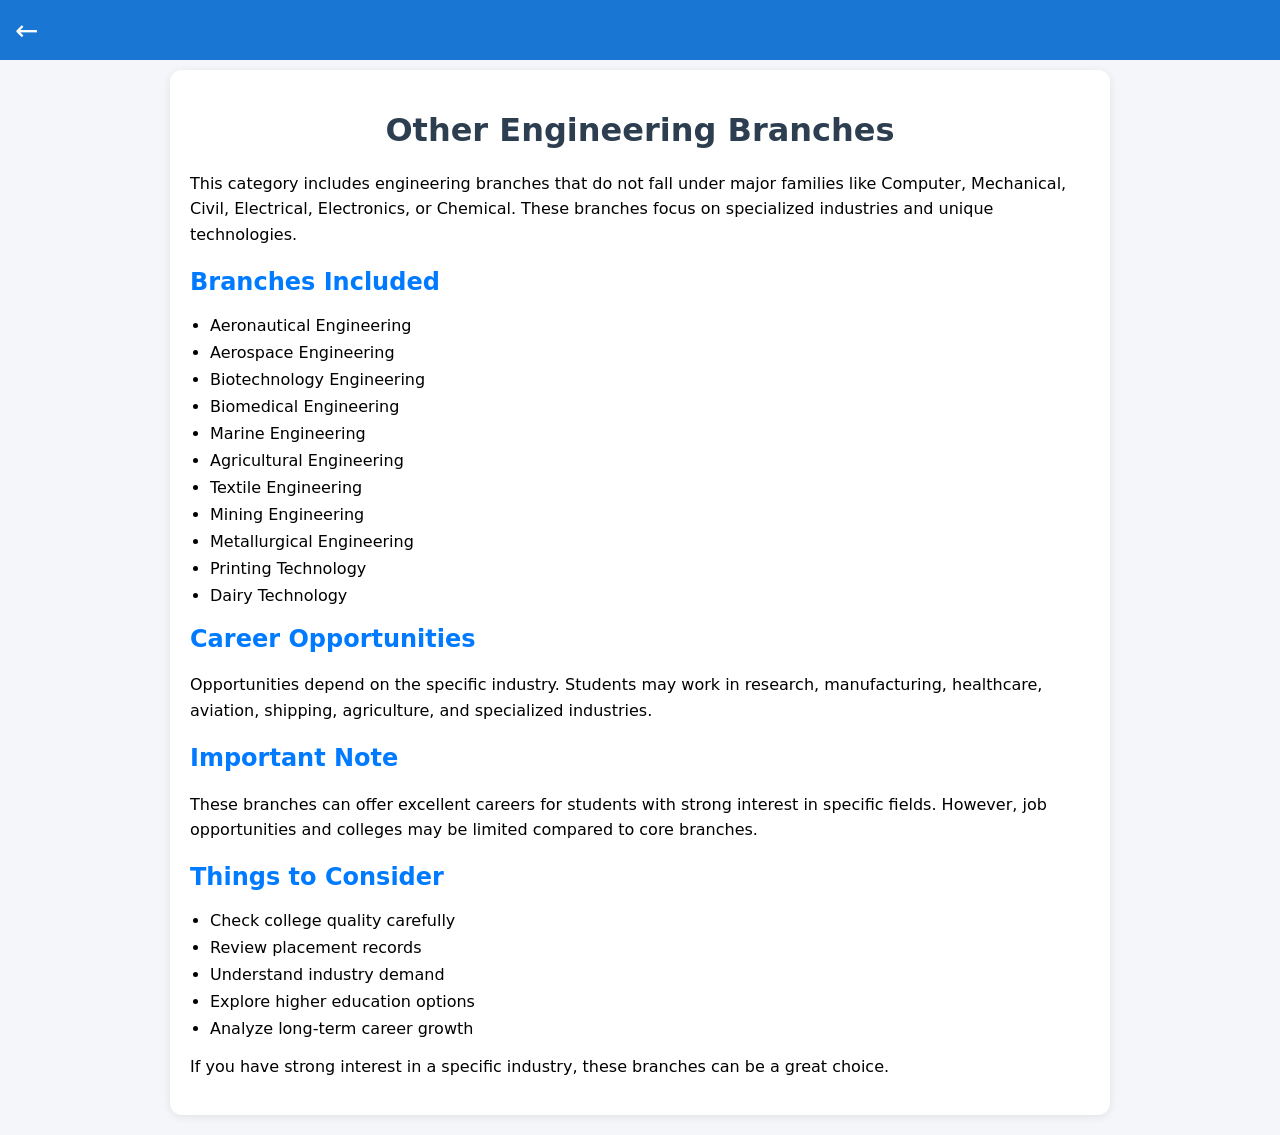
<file: BranchInfo/other.html>
<!DOCTYPE html>

<html lang="en">
<head>
  <meta charset="UTF-8">
  <meta name="viewport" content="width=device-width, initial-scale=1.0">
  <title>Other Engineering Branches</title>
  <link rel="stylesheet" href="s_branch.css">
</head>

<body>

<!-- Top Back Arrow -->

<header class="topbar">
  <a href="branchinfo.html" class="back-arrow">&#8592;</a>
</header>

<div class="container">

  <h1>Other Engineering Branches</h1>

  <p>
    This category includes engineering branches that do not fall under major
    families like Computer, Mechanical, Civil, Electrical, Electronics, or Chemical.
    These branches focus on specialized industries and unique technologies.
  </p>

  <h2>Branches Included</h2>
  <ul>
    <li>Aeronautical Engineering</li>
    <li>Aerospace Engineering</li>
    <li>Biotechnology Engineering</li>
    <li>Biomedical Engineering</li>
    <li>Marine Engineering</li>
    <li>Agricultural Engineering</li>
    <li>Textile Engineering</li>
    <li>Mining Engineering</li>
    <li>Metallurgical Engineering</li>
    <li>Printing Technology</li>
    <li>Dairy Technology</li>
  </ul>

  <h2>Career Opportunities</h2>
  <p>
    Opportunities depend on the specific industry. Students may work in research,
    manufacturing, healthcare, aviation, shipping, agriculture, and specialized industries.
  </p>

  <h2>Important Note</h2>
  <p>
    These branches can offer excellent careers for students with strong interest
    in specific fields. However, job opportunities and colleges may be limited
    compared to core branches.
  </p>

  <h2>Things to Consider</h2>
  <ul>
    <li>Check college quality carefully</li>
    <li>Review placement records</li>
    <li>Understand industry demand</li>
    <li>Explore higher education options</li>
    <li>Analyze long-term career growth</li>
  </ul>

  <p>
    If you have strong interest in a specific industry, these branches can be a great choice.
  </p>

</div>

</body>
</html>
</file>
<file: styles.css>
/* ============================================================
   HOME PAGE — Clean white theme (scoped to data-page="home")
   ============================================================ */
@import url('https://fonts.googleapis.com/css2?family=Inter:wght@400;500;600;700;800&display=swap');

:root {
  --h-primary: #1976d2;
  --h-primary-soft: #e8f1fb;
  --h-primary-dark: #115ca8;
  --h-bg: #ffffff;
  --h-bg-soft: #f6f9fc;
  --h-text: #1a2233;
  --h-text-soft: #5b6577;
  --h-text-mute: #8a93a4;
  --h-border: #e3e7ee;
  --h-shadow: 0 2px 10px rgba(25, 118, 210, 0.08);
  --h-shadow-hover: 0 8px 24px rgba(25, 118, 210, 0.16);
  --h-radius: 12px;
  --h-radius-lg: 18px;
}

body[data-page="home"] {
  background: var(--h-bg-soft);
  color: var(--h-text);
  font-family: 'Inter', system-ui, -apple-system, "Segoe UI", Roboto, sans-serif;
  -webkit-font-smoothing: antialiased;
}

body[data-page="home"] .bottom-nav { display: none !important; }

/* Top bar */
body[data-page="home"] .home-topbar {
  position: sticky; top: 0; z-index: 50;
  background: #fff;
  border-bottom: 1px solid var(--h-border);
  padding: 12px 16px;
}
body[data-page="home"] .home-brand {
  display: flex; align-items: center; gap: 12px;
  max-width: 1100px; margin: 0 auto;
}
body[data-page="home"] .home-logo {
  width: 42px; height: 42px; flex-shrink: 0;
  border-radius: 12px;
  background: linear-gradient(135deg, var(--h-primary), var(--h-primary-dark));
  display: grid; place-items: center;
  font-size: 22px;
  box-shadow: 0 4px 12px rgba(25,118,210,0.25);
}
body[data-page="home"] .home-brand-title {
  margin: 0; font-size: 18px; font-weight: 700;
  color: var(--h-text); letter-spacing: -0.2px; line-height: 1.1;
}
body[data-page="home"] .home-brand-tagline {
  margin: 2px 0 0; font-size: 12px;
  color: var(--h-text-soft); font-weight: 500;
}

/* Layout */
body[data-page="home"] .home-wrap {
  max-width: 1100px; margin: 0 auto;
  padding: 20px 16px 48px;
}

/* Hero */
body[data-page="home"] .home-hero { margin-bottom: 22px; }
body[data-page="home"] .home-hero-chip {
  display: inline-block;
  background: var(--h-primary-soft);
  color: var(--h-primary-dark);
  font-size: 11px; font-weight: 600;
  padding: 5px 12px; border-radius: 999px;
  letter-spacing: 0.4px; text-transform: uppercase;
}
body[data-page="home"] .home-hero-title {
  margin: 10px 0 4px;
  font-size: clamp(20px, 4.5vw, 26px);
  font-weight: 700; letter-spacing: -0.4px;
  color: var(--h-text);
}
body[data-page="home"] .home-hero-sub {
  margin: 0; color: var(--h-text-soft); font-size: 14px;
}

/* ===== Stats (compact, secondary) ===== */
body[data-page="home"] .home-stats {
  display: grid;
  grid-template-columns: repeat(2, 1fr);
  gap: 10px;
  margin-bottom: 26px;
}
body[data-page="home"] .home-stat-card {
  background: #fff;
  border: 1px solid var(--h-border);
  border-radius: var(--h-radius);
  padding: 10px 12px;
  box-shadow: var(--h-shadow);
  display: flex; align-items: center; gap: 10px;
  min-height: 0;
  transition: transform .15s ease, box-shadow .15s ease;
}
body[data-page="home"] .home-stat-card:hover {
  transform: translateY(-1px);
  box-shadow: var(--h-shadow-hover);
}
body[data-page="home"] .home-stat-icon {
  width: 32px; height: 32px; flex-shrink: 0;
  border-radius: 9px;
  background: var(--h-primary-soft);
  display: grid; place-items: center;
  font-size: 16px;
  margin: 0;
}
body[data-page="home"] .home-stat-text { min-width: 0; line-height: 1.1; }
body[data-page="home"] .home-stat-val {
  font-size: 17px; font-weight: 700; color: var(--h-primary-dark);
  line-height: 1.1;
}
body[data-page="home"] .home-stat-lbl {
  margin-top: 2px; font-size: 11.5px; color: var(--h-text-soft);
  font-weight: 500;
  white-space: nowrap; overflow: hidden; text-overflow: ellipsis;
}

/* Section heads */
body[data-page="home"] .home-section-head {
  display: flex; align-items: center; justify-content: space-between;
  margin: 6px 2px 14px;
}
body[data-page="home"] .home-section-head h3 {
  margin: 0; font-size: 17px; font-weight: 700;
  color: var(--h-text); letter-spacing: -0.3px;
}
body[data-page="home"] .home-section-head span,
body[data-page="home"] .home-section-link {
  font-size: 12.5px; color: var(--h-text-soft); font-weight: 500;
  text-decoration: none;
}
body[data-page="home"] .home-section-link {
  color: var(--h-primary);
  background: var(--h-primary-soft);
  padding: 6px 12px;
  border-radius: 999px;
  font-weight: 600;
  transition: background .15s ease, color .15s ease;
}
body[data-page="home"] .home-section-link:hover {
  background: var(--h-primary);
  color: #fff;
}

/* Tools — override dark .dash-card styles ONLY on home */
body[data-page="home"] .home-tools {
  display: grid;
  grid-template-columns: repeat(2, 1fr);
  gap: 12px;
  margin-bottom: 28px;
}
body[data-page="home"] .home-tool {
  background: #fff !important;
  border: 1px solid var(--h-border) !important;
  border-radius: var(--h-radius) !important;
  padding: 16px !important;
  box-shadow: var(--h-shadow);
  display: flex; align-items: center; gap: 12px;
  text-decoration: none; color: var(--h-text);
  transition: transform .15s ease, box-shadow .15s ease, border-color .15s ease;
  overflow: hidden;
  flex-direction: row !important;
  min-height: 76px;
}
body[data-page="home"] .home-tool::before,
body[data-page="home"] .home-tool::after,
body[data-page="home"] .home-tool .card-arrow { display: none !important; }
body[data-page="home"] .home-tool:hover {
  transform: translateY(-2px);
  box-shadow: var(--h-shadow-hover);
  border-color: var(--h-primary) !important;
  background: #fff !important;
}
body[data-page="home"] .home-tool-icon {
  width: 44px; height: 44px; flex-shrink: 0;
  border-radius: 10px;
  background: var(--h-primary-soft);
  display: grid; place-items: center;
  font-size: 20px;
}
body[data-page="home"] .home-tool-text { min-width: 0; }
body[data-page="home"] .home-tool-label {
  font-family: 'Inter', sans-serif !important;
  font-size: 14px !important; font-weight: 600 !important;
  color: var(--h-text) !important;
  line-height: 1.2; margin: 0;
}
body[data-page="home"] .home-tool-desc {
  display: block !important;
  font-size: 12px !important; color: var(--h-text-soft) !important;
  margin-top: 3px !important;
}

/* Home page should use Dates timeline styles */

body[data-page="home"] .home-events {
  position: relative;
  display: flex;
  flex-direction: column;
  gap: 18px;
}

body[data-page="home"] .timeline-item {
  opacity: 1;
  transform: none;
}

body[data-page="home"] .timeline-card {
  background: #fff;
  border: 1px solid #e3e7ee;
  border-left: 4px solid #1976d2;
  border-radius: 18px;
  padding: 14px;

  display: grid;
  grid-template-columns: 64px 1fr;
  gap: 12px;

  box-shadow: 0 2px 10px rgba(25,118,210,.08);
}

body[data-page="home"] .timeline-pill {
  margin-top: 10px;
  justify-self: start;
}

/* Responsive */
@media (min-width: 560px) {
  body[data-page="home"] .home-stats { grid-template-columns: repeat(4, 1fr); }
}
@media (min-width: 640px) {
  body[data-page="home"] .home-tools { grid-template-columns: repeat(3, 1fr); }
}
@media (min-width: 960px) {
  body[data-page="home"] .home-hero-title { font-size: 28px; }
  body[data-page="home"] .home-section-head h3 { font-size: 18px; }
  body[data-page="home"] .home-event { grid-template-columns: 72px 1fr; }
  body[data-page="home"] .home-event-day { font-size: 24px; }
}



body[data-page="home"] .timeline-card{
  background:#fff;
  border:1px solid #e3e7ee;
  border-left:4px solid #1976d2;
  border-radius:18px;
  padding:14px;

  display:grid;
  grid-template-columns:64px 1fr auto;
  gap:12px;

  align-items:start;

  box-shadow:0 2px 10px rgba(25,118,210,.08);
}

body[data-page="home"] .timeline-date{
  background:#e8f1fb;
  border-radius:12px;
  padding:8px 6px;
  text-align:center;
  display:flex;
  flex-direction:column;
}

body[data-page="home"] .timeline-day{
  font-size:18px;
  font-weight:800;
  color:#1976d2;
}

body[data-page="home"] .timeline-month{
  font-size:11px;
  font-weight:700;
  color:#1976d2;
}

body[data-page="home"] .timeline-year{
  font-size:10px;
  color:#8a93a4;
}

body[data-page="home"] .timeline-title{
  font-size:15px;
  font-weight:700;
}

body[data-page="home"] .timeline-detail{
  margin-top:5px;
  font-size:13px;
  color:#5b6577;
  line-height:1.4;
}

body[data-page="home"] .timeline-tag{
  display:inline-block;
  margin-top:8px;
  padding:4px 10px;
  border-radius:999px;
  background:#e8f1fb;
  color:#115ca8;
  font-size:11px;
  font-weight:600;
}

body[data-page="home"] .timeline-pill{
  font-size:11px;
  font-weight:700;
  padding:4px 10px;
  border-radius:999px;
  background:#e8f1fb;
  color:#115ca8;
  white-space:nowrap;
}
/* FOOTER / ABOUT SECTION */
.home-footer {
  margin-top: 40px;
  padding: 20px;
  background: #f5f7fb;
  border-top: 1px solid #ddd;
  text-align: center;
  border-radius: 12px;
}

.home-footer h3 {
  margin-bottom: 10px;
}

.home-about-text {
  font-size: 14px;
  color: #333;
  margin-bottom: 10px;
}

.home-disclaimer {
 background: #fff3cd;
  color: #856404;
  padding: 10px;
  border-radius: 8px;
  font-size: 13px;
  margin-bottom: 15px;
  border-left: 4px solid #ffc107;
}

/* SOCIAL BUTTONS */
.home-socials {
  display: flex;
  justify-content: center;
  gap: 12px;
}

.social-btn {
  padding: 10px 14px;
  border-radius: 8px;
  text-decoration: none;
  color: white;
  font-size: 14px;
  font-weight: 500;
  transition: 0.3s;
}

/* WhatsApp */
.whatsapp {
  background: #25D366;
}

.whatsapp:hover {
  background: #1ebe5d;
}

/* LinkedIn */
.linkedin {
  background: #0077b5;
}

.linkedin:hover {
  background: #005f8d;
}


.welcome-title{
  text-align: center;
  margin:16px 0 8px;

  font-size:clamp(2.4rem,9vw,4rem);
  font-weight:900;

  line-height:1;
  letter-spacing:2px;

  color:#0f172a;

  text-transform:uppercase;

  
}

.home-hero-title{
  margin:12px 0 6px;

  font-size:1.25rem;
  font-weight:700;

  color:#475569;
}
</file>
<file: admission_style.css>
/* ===== Admission Steps Page ===== */
:root {
  --a-primary: #1976d2;
  --a-primary-soft: #e8f1fb;
  --a-primary-dark: #115ca8;
  --a-bg: #ffffff;
  --a-bg-soft: #f6f9fc;
  --a-text: #1a2233;
  --a-text-soft: #5b6577;
  --a-text-mute: #8a93a4;
  --a-border: #e3e7ee;
  --a-shadow: 0 2px 10px rgba(25, 118, 210, 0.08);
  --a-shadow-hover: 0 6px 22px rgba(25, 118, 210, 0.14);
  --a-radius: 12px;
}
 
* { box-sizing: border-box; }
 
body[data-page="admission"] {
  margin: 0;
  background: var(--a-bg);
  color: var(--a-text);
  font-family: 'Inter', system-ui, -apple-system, "Segoe UI", Roboto, sans-serif;
  -webkit-font-smoothing: antialiased;
  min-height: 100vh;
}
 
/* ===== HEADER (matches cutoff-bar) ===== */
.admission-bar {
  position: sticky;
  top: 0;
  z-index: 50;
  display: flex;
  align-items: center;
  background: var(--a-primary);
  color: #fff;
  padding: 0 10px;
  height: 56px;
  box-shadow: 0 2px 6px rgba(0, 0, 0, 0.1);
}
 
.admission-bar .back-btn {
  width: 36px;
  height: 36px;
  border-radius: 50%;
  display: grid;
  place-items: center;
  color: #fff;
  text-decoration: none;
  font-size: 22px;
  transition: background 0.15s;
}
 
.admission-bar .back-btn:hover {
  background: rgba(255, 255, 255, 0.15);
}
 
.admission-title {
  flex: 1;
  margin: 0;
  text-align: center;
  font-size: 17px;
  font-weight: 600;
  color: #fff;
}
 
.bar-spacer {
  width: 36px;
  display: inline-block;
}
 
/* ===== PAGE WRAP ===== */
.admission-wrap {
  max-width: 900px;
  margin: 0 auto;
  padding: 20px 14px 60px;
}
 
/* ===== INTRO ===== */
.admission-intro {
  margin: 4px 2px 24px;
}
 
.admission-intro h2 {
  margin: 0 0 6px;
  font-size: 21px;
  font-weight: 700;
  color: var(--a-text);
}
 
.admission-intro p {
  margin: 0;
  font-size: 14px;
  color: var(--a-text-soft);
  line-height: 1.55;
}
 
/* ===== STEPS GRID ===== */
.steps-grid {
  display: grid;
  grid-template-columns: repeat(2, 1fr);
  gap: 18px;
  margin-bottom: 28px;
}
 
/* ===== STEP CARD (matches dates card style) ===== */
.step-card {
  background: #fff;
  border: 1px solid var(--a-border);
  border-radius: var(--a-radius);
  box-shadow: var(--a-shadow);
  padding: 20px 18px 18px;
  display: flex;
  flex-direction: column;
  gap: 10px;
  transition: box-shadow 0.2s ease, transform 0.2s ease;
  position: relative;
  overflow: hidden;
}
 
.step-card::before {
  content: "";
  position: absolute;
  top: 0;
  left: 0;
  width: 4px;
  height: 100%;
  background: var(--a-primary);
  border-radius: var(--a-radius) 0 0 var(--a-radius);
}
 
.step-card:hover {
  box-shadow: var(--a-shadow-hover);
  transform: translateY(-2px);
}
 
/* Step number badge */
.step-num {
  display: inline-block;
  font-size: 11px;
  font-weight: 700;
  color: var(--a-primary-dark);
  background: var(--a-primary-soft);
  border: 1px solid #cfe1f4;
  padding: 3px 10px;
  border-radius: 999px;
  letter-spacing: 0.4px;
  text-transform: uppercase;
  width: fit-content;
}
 
/* Step title */
.step-title {
  font-size: 15.5px;
  font-weight: 700;
  color: var(--a-text);
  line-height: 1.3;
  margin: 0;
}
 
/* Step description */
.step-desc {
  font-size: 13.5px;
  color: var(--a-text-soft);
  line-height: 1.55;
  margin: 0;
}
 
/* Required documents */
.step-docs-label {
  font-size: 11.5px;
  font-weight: 700;
  color: var(--a-text-mute);
  text-transform: uppercase;
  letter-spacing: 0.4px;
  margin-bottom: 6px;
}
 
.step-docs {
  display: flex;
  flex-wrap: wrap;
  gap: 6px;
}
 
.doc-chip {
  font-size: 11.5px;
  color: var(--a-primary-dark);
  background: var(--a-primary-soft);
  border: 1px solid #cfe1f4;
  border-radius: 999px;
  padding: 3px 9px;
  line-height: 1.4;
}
 
/* ===== VIEW DATES BUTTON ===== */
.btn-dates {
  display: block;
  width: fit-content;
  margin: 0 auto 28px;
  padding: 13px 28px;
  background: linear-gradient(135deg, #1976d2, #115ca8);
  color: #fff;
  font-size: 14.5px;
  font-weight: 600;
  border-radius: 999px;
  text-decoration: none;
  text-align: center;
  box-shadow: 0 4px 14px rgba(25, 118, 210, 0.28);
  transition: transform 0.18s ease, box-shadow 0.18s ease;
}
 
.btn-dates:hover {
  transform: translateY(-2px);
  box-shadow: 0 8px 22px rgba(25, 118, 210, 0.36);
}
 
.btn-dates:active {
  transform: translateY(0);
  box-shadow: 0 2px 8px rgba(25, 118, 210, 0.2);
}
 
/* ===== PRO TIP ===== */
.pro-tip {
  max-width: 700px;
  margin: 0 auto;
  padding: 16px 18px;
  background: var(--a-primary-soft);
  border: 1px solid #cfe1f4;
  border-radius: var(--a-radius);
  font-size: 13.5px;
  color: var(--a-text-soft);
  line-height: 1.6;
}
 
.pro-tip strong {
  color: var(--a-primary-dark);
}
 
/* ===== RESPONSIVE ===== */
@media (max-width: 640px) {
  .steps-grid {
    grid-template-columns: 1fr;
    gap: 14px;
  }
 
  .admission-wrap {
    padding: 14px 10px 50px;
  }
 
  .step-card {
    padding: 16px 14px 14px;
  }
 
  .step-title {
    font-size: 14.5px;
  }
 
  .step-desc {
    font-size: 13px;
  }
}
 
@media (min-width: 641px) and (max-width: 900px) {
  .steps-grid {
    grid-template-columns: repeat(2, 1fr);
  }
}
</file>
<file: college_module_style.css>
/* ===== ACPC Colleges Module ===== */
@import url('https://fonts.googleapis.com/css2?family=Inter:wght@400;500;600;700;800&display=swap');

:root {
  --primary: #1976d2;
  --primary-dark: #115ca8;
  --primary-light: #e3f0fb;
  --bg: #ffffff;
  --bg-soft: #f5f7fa;
  --text: #1a2233;
  --text-soft: #5b6577;
  --text-mute: #8a93a4;
  --border: #e3e7ee;
  --success: #2e9e4f;
  --danger: #e53935;
  --shadow: 0 2px 8px rgba(0,0,0,0.06);
  --radius: 12px;
}

* { box-sizing: border-box; margin: 0; padding: 0; }
html, body { background: var(--bg); color: var(--text); font-family: 'Inter', system-ui, sans-serif; }
a { color: var(--primary); text-decoration: none; }
button { font-family: 'Inter', system-ui, sans-serif; cursor: pointer; border: none; background: none; color: inherit; }
input { font-family:'Inter', system-ui, sans-serif ; }

/* ===== APP BAR ===== */
.app-bar {
  position: sticky; top: 0; z-index: 50;
  display: flex; align-items: center;gap :8px;
  height: 56px; padding: 0 8px;
  background: var(--primary); color: #fff;
  box-shadow: 0 2px 6px rgba(0,0,0,0.1);
}
.app-bar .icon-btn {
  width: 40px; height: 40px; border-radius: 50%;
  display: grid; place-items: center;
  font-size: 22px; color: #fff;
}
.app-bar .icon-btn:hover { background: rgba(255,255,255,0.15); }
.app-title {
  flex: 1; text-align: center; margin: 0;
 font-size: 17px; font-weight: 600;
  
}

/* ===== SEARCH SECTION ===== */
.search-section { padding: 12px; background: var(--bg-soft); border-bottom: 1px solid var(--border); }
.search-box {
  display: flex; align-items: center; gap: 8px;
  background: #fff; border: 1px solid var(--border); border-radius: 10px;
  padding: 10px 14px; box-shadow: var(--shadow);
}
.search-box .search-ic { opacity: .6; }
.search-box input { flex: 1; border: none; outline: none; font-size: 15px; background: transparent; color: var(--text); }

/* ===== DISTRICT DROPDOWN ===== */
.district-wrap { position: relative; margin-top: 10px; }
.district-wrap input {
  width: 100%; padding: 10px 14px;
  border: 1px solid var(--border); border-radius: 10px;
  background: #fff; font-size: 14px; outline: none;
  box-shadow: var(--shadow);
}
.district-wrap input:focus { border-color: var(--primary); }
.district-dropdown {
  position: absolute; top: calc(100% + 4px); left: 0; right: 0;
  background: #fff; border: 1px solid var(--border); border-radius: 10px;
  max-height: 240px; overflow-y: auto; z-index: 30;
  box-shadow: 0 8px 24px rgba(0,0,0,0.12);
}
.district-item { padding: 10px 14px; font-size: 14px; cursor: pointer; border-bottom: 1px solid var(--border); }
.district-item:last-child { border-bottom: none; }
.district-item:hover, .district-item.active { background: var(--primary-light); color: var(--primary-dark); }
.district-item.clear { color: var(--danger); font-weight: 500; }

/* ===== TYPE TABS ===== */
.type-tabs {
  display: grid; grid-template-columns: 1fr 1fr 1fr; gap: 8px;
  margin-top: 10px;
  background: #fff; border-radius: 10px; padding: 4px;
  border: 1px solid var(--border); box-shadow: var(--shadow);
}
.type-tab {
  padding: 8px 0; font-size: 14px; font-weight: 600;
  color: var(--text-soft); border-radius: 8px;
  transition: all .15s ease;
}
.type-tab.active { background: var(--primary); color: #fff; }

/* ===== COLLEGE LIST ===== */
.college-list { padding: 8px 0 24px; }
.college-card {
  display: flex; align-items: flex-start; justify-content: space-between;
  padding: 14px 16px; border-bottom: 1px solid var(--border);
  background: #fff; cursor: pointer; transition: background .15s ease;
}
.college-card:hover { background: var(--bg-soft); }
.college-card .info { flex: 1; min-width: 0; }
.college-card .name {
  font-size: 15px; font-weight: 700; color: var(--text); margin-bottom: 4px;
}
.college-card .meta { font-size: 13px; color: var(--text-soft); line-height: 1.5; }
.college-card .meta .fees { color: var(--text); font-weight: 500; }
.college-card .branches { font-size: 12.5px; color: var(--text-soft); margin-top: 2px; }
.college-card .chevron { color: var(--text-mute); font-size: 20px; margin-left: 8px; align-self: center; }

.type-pill {
  display: inline-block; font-size: 11px; font-weight: 600;
  padding: 2px 8px; border-radius: 20px; margin-left: 6px;
  vertical-align: middle;
}
.type-pill.gov { background: #e6f4ea; color: #1e7a36; }
.type-pill.sfi { background: #e3f0fb; color: var(--primary-dark); }

.empty-state { padding: 40px 16px; text-align: center; color: var(--text-mute); }

/* ===== DETAIL PAGE TABS ===== */
.detail-tabs{
  display:grid;
  grid-template-columns:repeat(4,1fr);
  background:#fff;
  border-bottom:1px solid #e5e7eb;
  position:sticky;
  top:56px;   /* <-- app bar height */
  z-index:40;
}

.detail-tabs .tab{
  padding:16px 4px;
  color:#6b7280;
  font-size:15px;
  font-weight:600;
  text-align:center;
  border-bottom:3px solid transparent;
  background:#fff;
}

.detail-tabs .tab.active{
  color:#1976d2;
  border-bottom:3px solid #1976d2;
}
.detail-content { padding: 16px; max-width: 720px; margin: 0 auto; }
.tab-panel { display: none; }
.tab-panel.active { display: block; }

/* ===== INFO PANEL ===== */
.info-name { font-size: 16px; font-weight: 700; margin-bottom: 14px; color: var(--text); }
.info-grid {
  display: grid; grid-template-columns: auto auto auto; gap: 4px 24px;
  font-size: 13px; padding-bottom: 14px; border-bottom: 1px solid var(--border); margin-bottom: 14px;
}
.info-grid .lbl { font-weight: 600; color: var(--text); }
.info-grid .val { color: var(--text-soft); }

.info-row {
  display: flex; align-items: flex-start; gap: 12px;
  padding: 10px 0; border-bottom: 1px solid var(--border); font-size: 14px;
}
.info-row .ic { font-size: 18px; width: 22px; flex-shrink: 0; color: var(--text-soft); }
.info-row .content { flex: 1; word-break: break-word; }
.info-row a { color: var(--primary); }

.map-btn {
  display: inline-flex; align-items: center; gap: 8px;
  margin-top: 14px; padding: 10px 16px; border-radius: 8px;
  background: var(--primary); color: #fff; font-weight: 600; font-size: 14px;
}
.map-btn:hover { background: var(--primary-dark); }

.seats-card {
  margin: 24px auto 0; max-width: 280px;
  background: var(--bg-soft); border: 1px solid var(--border); border-radius: 12px;
  padding: 20px; text-align: center;
}
.seats-card .num { font-size: 32px; font-weight: 700; color: var(--success); }
.seats-card .lbl { font-size: 13px; color: var(--text-soft); margin-top: 4px; }
.seats-card a { display: block; margin-top: 10px; font-weight: 600; }

/* ===== TABLE ===== */
.data-table { width: 100%; border-collapse: collapse; font-size: 13px; }
.data-table th, .data-table td {
  padding: 10px 8px; text-align: center; border-bottom: 1px solid var(--border);
}
.data-table th { background: var(--bg-soft); font-weight: 600; color: var(--text); }
.data-table td.branch, .data-table th.branch { text-align: left; font-weight: 500; }
.data-table tr.total td { font-weight: 700; background: var(--bg-soft); }
.legend { margin-top: 16px; font-size: 12.5px; color: var(--text-soft); line-height: 1.7; }
.legend strong { color: var(--text); }

.placement-wrap { text-align: center; padding: 40px 16px; }
.placement-wrap a.btn {
  display: inline-block; padding: 12px 24px; background: var(--primary); color: #fff;
  border-radius: 8px; font-weight: 600;
}
.placement-wrap .unavail { color: var(--text-mute); font-size: 15px; }

/* ===== RESPONSIVE ===== */
@media (min-width: 720px) {
  .college-list { max-width: 720px; margin: 0 auto; }
  .search-section { max-width: 720px; margin: 0 auto; }
}
/* ===== Rebuilt UI additions ===== */
.college-list { padding: 12px; display: grid; gap: 10px; }
.college-card { display:block; background:#fff; border:1px solid var(--border); border-radius:var(--radius); padding:14px; box-shadow:var(--shadow); }
.college-card:hover { border-color:var(--primary); }
.cc-top { display:flex; align-items:center; justify-content:space-between; gap:8px; }
.cc-name { font-weight:700; font-size:15px; color:var(--text); }
.cc-full { font-size:12px; color:var(--text-mute); margin:2px 0 8px; }
.cc-meta { display:flex; flex-wrap:wrap; gap:6px; }
.cc-chip { font-size:12px; background:var(--bg-soft); border:1px solid var(--border); border-radius:20px; padding:4px 10px; color:var(--text-soft); }
.badge { font-size:11px; font-weight:700; border-radius:6px; padding:2px 8px; }
.badge-gov { background:#e7f6ec; color:var(--success); }
.badge-sfi { background:var(--primary-light); color:var(--primary-dark); }
.district-item { padding:10px 14px; cursor:pointer; font-size:14px; }
.district-item:hover { background:var(--bg-soft); }

/* detail */
.detail-content { padding:12px; }
.tab-panel { display:none; }
.tab-panel.active { display:block; }
.info-card { background:#fff; border:1px solid var(--border); border-radius:var(--radius); padding:16px; box-shadow:var(--shadow); }
.info-name { font-size:17px; font-weight:700; margin-bottom:8px; }
.info-list { margin-top:12px; display:grid; gap:8px; }
.info-row { display:flex; gap:10px; font-size:14px; border-bottom:1px dashed var(--border); padding-bottom:8px; }
.info-label { width:90px; color:var(--text-mute); flex-shrink:0; }
.info-val { color:var(--text); word-break:break-word; }


.data-table { width:100%; border-collapse:collapse; font-size:13px; }
.data-table th, .data-table td { padding:9px 6px; text-align:center; border-bottom:1px solid var(--border); }
.data-table thead th{
  background:#f3f7fc;
  color:#115ca8;
  font-weight:600;
  font-size:11.5px;
  letter-spacing:.3px;
  border-bottom:1px solid #e3e7ee;
}
.data-table .b-name { text-align:left; font-weight:600; color:var(--text); }
.note { margin-top:8px; font-size:12px; color:var(--text-mute); font-style:italic; }

/* responsive cutoff: fit all columns, no horizontal scroll on phones */
.cutoff-table { table-layout:fixed; }
.cutoff-table th, .cutoff-table td { padding:8px 2px; font-size:12px; }
.cutoff-table .b-name { font-size:12px; line-height:1.25; }
@media (max-width:480px){
  .table-wrap { overflow-x:visible; }
  .data-table th, .data-table td { padding:7px 2px; font-size:11px; }
  .cutoff-table th, .cutoff-table td { font-size:10.5px; }
  .cutoff-table .b-name { font-size:11px; }
}
.place-box { padding:24px 12px; text-align:center; }
.btn-primary { display:inline-block; background:var(--primary); color:#fff; padding:12px 22px; border-radius:10px; font-weight:600; box-shadow:var(--shadow); }
.btn-primary:hover { background:var(--primary-dark); }


/*nr=ew      Information section box */
#panel-info{
    padding:16px;
    background:#f5f5f5;
}

/* Main card */
.info-card{
    background:#fff;
    border:1px solid #e5e7eb;
    border-radius:20px;
    padding:18px;
    box-shadow:0 2px 8px rgba(0,0,0,.06);
}

.info-grid{
    display:flex;
    flex-direction:column;
    gap:0;
    margin-bottom:12px;
}

.info-item{
    padding:14px 0;
    border-bottom:1px solid #e5e7eb;
}

.info-item:last-child{
    border-bottom:none;
}

.info-item .lbl{
    font-size:12px;
    font-weight:700;
    color:#94a3b8;
    text-transform:uppercase;
    margin-bottom:4px;
    line-height:1.4;
}

.info-item .val{
    font-size:16px;
    color:#1f2937;
    font-weight:500;
}
.map-item{
  border-bottom:none;
}

.map-btn{
  width:100%;
  justify-content:center;
  margin-top:8px;
}
.info-name{
  font-size:14px;
  font-weight:700;
  line-height:1.25;
  margin-bottom:8px;
}

/* ===== College Intake & Cutoff Table Card ===== */

.table-card{
  background:#fff;
  border:1px solid #d8e1ee;
  border-radius:12px;
  overflow:hidden;
  box-shadow:0 2px 8px rgba(0,0,0,.05);
}

.table-title{
  padding:14px 16px;
  background:#eaf3ff;
  color:#1659a8;
  font-size:14px;
  font-weight:700;
  line-height:1.4;
  border-bottom:1px solid #d8e1ee;
}

.data-table{
  width:100%;
  border-collapse:collapse;
  table-layout:fixed;
  font-size:13px;
}

.data-table th,
.data-table td{
  border:1px solid #d8e1ee;
  padding:10px 4px;
  text-align:center;
  word-break:break-word;
}

.data-table th{
  background:#f5f9ff;
  color:#1659a8;
  font-weight:700;
}

.data-table tbody tr:nth-child(even){
  background:#fafcff;
}

.data-table td:first-child,
.data-table th:first-child{
  width:34%;
  font-weight:500;
}

.table-note{
  padding:12px 16px;
  background:#f5f7fa;
  color:#6b7280;
  font-size:13px;
}

.note-box{
  margin:14px;
  padding:16px;
  border-radius:14px;
  background:#fff8e1;
  border:1px solid #ffd54f;
  color:#6d4c41;
  line-height:1.7;
  font-size:14px;
}

.note-box strong{
  color:#5d4037;
}

@media(max-width:480px){

  #panel-intake,
  #panel-cutoff{
    padding:0;
  }

  .table-card{
    border-radius:0;
    border-left:none;
    border-right:none;
  }

  .data-table{
    font-size:11px;
  }

  .data-table th,
  .data-table td{
    padding:8px 2px;
  }

  .table-title{
    font-size:13px;
  }
}
.data-table td.branch,
.data-table th.branch{
  text-align:center;
}

.table-wrap{
  margin-top:8px;
  background:#fff;
  border:1px solid #e3e7ee;
  border-radius:16px;
  overflow:hidden;
  box-shadow:0 2px 10px rgba(25,118,210,.08);
   border-radius:20px;
}

.data-table{
  border-collapse:collapse;
}

.data-table th,
.data-table td{
  border-left:none;
  border-right:none;
  border-top:none;
  border-bottom:1px solid #e3e7ee;
}

.info-item .val,
.info-item .val a{
    word-break: break-word;
    overflow-wrap: anywhere;
    white-space: normal;
}
</file>
<file: cutoff_style.css>
/* ===== Cutoff Section ===== */
:root {
  --c-primary: #1976d2;
  --c-primary-soft: #e8f1fb;
  --c-primary-dark: #115ca8;
  --c-bg: #ffffff;
  --c-bg-soft: #f6f9fc;
  --c-text: #1a2233;
  --c-text-soft: #5b6577;
  --c-text-mute: #8a93a4;
  --c-border: #e3e7ee;
  --c-shadow: 0 2px 10px rgba(25, 118, 210, 0.08);
  --c-radius: 12px;
}

* { box-sizing: border-box; }
body[data-page="cutoff"] {
  margin: 0;
  background: var(--c-bg);
  color: var(--c-text);
  font-family: 'Inter', system-ui, -apple-system, sans-serif;
  -webkit-font-smoothing: antialiased;
}

/* App bar */
.cutoff-bar {
  position: sticky; top: 0; z-index: 50;
  display: flex; align-items: center ;
  background: var(--c-primary); color: #fff;
  padding: 0 10px; height: 56px;
  box-shadow: 0 2px 6px rgba(0,0,0,0.1);
}
.cutoff-bar .back-btn {
  width: 36px; height: 36px; border-radius: 50%;
  display: grid; place-items: center;
  color: #fff; text-decoration: none; font-size: 22px;
}
.cutoff-bar .back-btn:hover { background: rgba(255,255,255,0.15); }
.cutoff-title {
  flex: 1; margin: 0;
  text-align: center; font-size: 17px; font-weight: 600;
}

/* Page wrap */
.cutoff-wrap {
  max-width: 720px; margin: 0 auto;
  padding: 16px 12px 40px;
}

/* Fields */
.cutoff-field { margin-bottom: 14px; }
.cutoff-label {
  display: block;
  font-size: 12px; font-weight: 600;
  color: var(--c-text-soft);
  margin-bottom: 6px;
  letter-spacing: .3px; text-transform: uppercase;
}
.cutoff-search-wrap { position: relative; }
#collegeSearch,
.cutoff-select {
  width: 100%;
  padding: 12px 14px;
  border: 1px solid var(--c-border);
  border-radius: var(--c-radius);
  background: #fff;
  font-size: 14px; color: var(--c-text);
  outline: none;
  box-shadow: var(--c-shadow);
  transition: border-color .15s, box-shadow .15s;
}
#collegeSearch:focus,
.cutoff-select:focus {
  border-color: var(--c-primary);
  box-shadow: 0 0 0 3px rgba(25,118,210,0.15);
}
.cutoff-select { appearance: none; -webkit-appearance: none;
  background-image: linear-gradient(45deg, transparent 50%, var(--c-primary) 50%),
                    linear-gradient(135deg, var(--c-primary) 50%, transparent 50%);
  background-position: calc(100% - 18px) 50%, calc(100% - 13px) 50%;
  background-size: 5px 5px, 5px 5px; background-repeat: no-repeat;
  padding-right: 36px;
}

/* Suggestions */
.cutoff-suggest {
  position: absolute; top: calc(100% + 4px); left: 0; right: 0;
  background: #fff;
  border: 1px solid var(--c-border);
  border-radius: var(--c-radius);
  max-height: 260px; overflow-y: auto;
  z-index: 30;
  box-shadow: 0 8px 24px rgba(0,0,0,0.12);
}
.cutoff-suggest .item {
  padding: 10px 14px;
  font-size: 14px;
  cursor: pointer;
  border-bottom: 1px solid var(--c-border);
}
.cutoff-suggest .item:last-child { border-bottom: none; }
.cutoff-suggest .item:hover,
.cutoff-suggest .item.active { background: var(--c-primary-soft); color: var(--c-primary-dark); }
.cutoff-suggest .item .small { display: block; font-size: 11px; color: var(--c-text-mute); margin-top: 2px; }
.cutoff-suggest .empty { padding: 14px; text-align: center; color: var(--c-text-mute); font-size: 13px; }

/* Status */
.cutoff-status {
  padding: 18px 14px;
  background: var(--c-bg-soft);
  border: 1px dashed var(--c-border);
  border-radius: var(--c-radius);
  text-align: center;
  color: var(--c-text-soft);
  font-size: 13px;
  margin-top: 6px;
}

/* Table */
.cutoff-table-wrap {
  margin-top: 8px;
  background: #fff;
  border: 1px solid var(--c-border);
  border-radius: var(--c-radius);
  box-shadow: var(--c-shadow);
  overflow: hidden;
}
.cutoff-college-name {
  padding: 12px 14px;
  background: var(--c-primary-soft);
  color: var(--c-primary-dark);
  font-weight: 600; font-size: 14px;
  border-bottom: 1px solid var(--c-border);
}
.cutoff-table {
  width: 100%;
  border-collapse: collapse;
  table-layout: fixed;
  font-size: 12.5px;
}
.cutoff-table th,
.cutoff-table td {
  padding: 9px 4px;
  text-align: center;
  border-bottom: 1px solid var(--c-border);
  word-break: break-word;
}
.cutoff-table th {
  background: #f3f7fc;
  color: var(--c-primary-dark);
  font-weight: 600;
  font-size: 11.5px;
  letter-spacing: .3px;
}
.cutoff-table th.b, .cutoff-table td.b {
  text-align: left;
  padding-left: 10px;
  width: 34%;
  font-weight: 500;
}
.cutoff-table tbody tr:nth-child(even) { background: #fafcfe; }
.cutoff-table tbody tr:hover { background: var(--c-primary-soft); }
.cutoff-table td.dash { color: var(--c-text-mute); }

.cutoff-note {
  padding: 10px 14px;
  font-size: 11.5px;
  color: var(--c-text-mute);
  border-top: 1px solid var(--c-border);
  background: var(--c-bg-soft);
}
/* Responsive */
@media (max-width: 480px) {
  .cutoff-wrap { padding: 12px 8px 32px; }
  .cutoff-table { font-size: 11px; }
  .cutoff-table th, .cutoff-table td { padding: 7px 2px; }
  .cutoff-table th.b, .cutoff-table td.b { padding-left: 6px; width: 32%; }
  .cutoff-college-name { font-size: 13px; padding: 10px 12px; }
}
@media (max-width: 360px) {
  .cutoff-table { font-size: 10.5px; }
}
#clearBtn {
  margin-top: 12px;
  padding: 10px 16px;
  border: none;
  border-radius: 8px;
  background: linear-gradient(135deg, #115ca8, #71c1ff);
  color: white;
  font-weight: 600;
  cursor: pointer;
  transition: all 0.2s ease;
}

#clearBtn:hover {
  transform: scale(1.05);
  box-shadow: 0 4px 12px rgba(0,0,0,0.2);
}

#clearBtn:active {
  transform: scale(0.95);
}

@media (max-width: 480px) {

  .cutoff-wrap{
    padding: 12px 3px 32px;
  }

  .cutoff-table-wrap{
    border-radius: 0;
    margin-left: 0;
    margin-right: 0;
  }

}

.cutoff-table th.b {
  text-align: center;
}

.cutoff-info{
  margin: 12px;
  padding: 12px 14px;
  border-radius: 10px;
  background: #fff8e1;
  border: 1px solid #ffe082;
  color: #6d4c41;
  font-size: 13px;
  line-height: 1.6;
}

.cutoff-info strong{
  color: #5d4037;
}

.cutoff-info ul{
  margin: 8px 0 0 18px;
}

.cutoff-info li{
  margin: 4px 0;
}
</file>
<file: dates_style.css>
/* ===== Dates Page (Light Theme) ===== */
:root {
  --d-primary: #1976d2;
  --d-primary-soft: #e8f1fb;
  --d-primary-dark: #115ca8;
  --d-bg: #ffffff;
  --d-bg-soft: #f6f9fc;
  --d-text: #1a2233;
  --d-text-soft: #5b6577;
  --d-text-mute: #8a93a4;
  --d-border: #e3e7ee;
  --d-shadow: 0 2px 10px rgba(25, 118, 210, 0.08);
  --d-shadow-hover: 0 6px 22px rgba(25, 118, 210, 0.14);
  --d-radius: 14px;
  --d-green: #16a34a;
  --d-amber: #d97706;
  --d-red: #dc2626;
}
* { box-sizing: border-box; }
body[data-page="dates"] {
  margin: 0;
  background: var(--d-bg-soft);
  color: var(--d-text);
  font-family: 'Inter', system-ui, -apple-system, "Segoe UI", Roboto, sans-serif;
  -webkit-font-smoothing: antialiased;
  min-height: 100vh;
}
/* App bar (matches Cut-Off) */
.dates-bar {
  position: sticky; top: 0; z-index: 50;
  display: flex; align-items: center;
  background: var(--d-primary); color: #fff;
  padding: 0 10px; height: 56px;
  box-shadow: 0 2px 6px rgba(0,0,0,0.1);
}
.dates-bar .back-btn {
  width: 36px; height: 36px; border-radius: 50%;
  display: grid; place-items: center;
  color: #fff; text-decoration: none; font-size: 22px;
}
.dates-bar .back-btn:hover { background: rgba(255,255,255,0.15); }
.dates-title {
  flex: 1; margin: 0;
  text-align: center; font-size: 17px; font-weight: 600;
  color: #fff;
}
.bar-spacer { width: 36px; display: inline-block; }
/* Page wrap */
.dates-wrap {
  max-width: 1000px;
  margin: 0 auto;
  padding: 18px 14px 60px;
}
.dates-intro {
  margin: 6px 4px 18px;
}
.dates-intro h2 {
  margin: 0 0 4px;
  font-size: 20px;
  font-weight: 700;
  color: var(--d-text);
}
.dates-intro p {
  margin: 0;
  font-size: 13.5px;
  color: var(--d-text-soft);
}
.dates-loading {
  background: #fff;
  border: 1px solid var(--d-border);
  border-radius: var(--d-radius);
  padding: 20px;
  text-align: center;
  color: var(--d-text-soft);
  box-shadow: var(--d-shadow);
}
/* ===== Timeline ===== */
.dates-list.timeline-vertical {
  position: relative;
  padding: 8px 0 8px 0;
}
/* vertical line */
.dates-list.timeline-vertical::before {
  content: "";
  position: absolute;
  top: 6px; bottom: 6px;
  left: 22px;
  width: 2px;
  background: linear-gradient(to bottom, var(--d-primary), #cfe1f4);
  border-radius: 2px;
}
.timeline-item {
  position: relative;
  display: grid;
  grid-template-columns: 48px 1fr;
  gap: 12px;
  margin-bottom: 16px;
  opacity: 0;
  transform: translateY(8px);
  transition: opacity .35s ease, transform .35s ease;
}
.timeline-item.visible { opacity: 1; transform: none; }
.timeline-badge {
  position: relative;
  z-index: 1;
  width: 44px; height: 44px;
  border-radius: 50%;
  background: var(--d-primary) !important;
  border: 3px solid #fff !important;
  box-shadow: 0 0 0 2px var(--d-primary), var(--d-shadow);
  color: #fff;
  display: grid; place-items: center;
  font-weight: 700;
  font-size: 14px;
  margin-top: 4px;
}
.timeline-badge .badge-number { color: #fff; }
.timeline-card {
  background: #fff !important;
  border: 1px solid var(--d-border) !important;
  border-left: 4px solid var(--d-primary) !important;
  border-radius: var(--d-radius);
  padding: 14px 14px 14px 14px;
  box-shadow: var(--d-shadow);
  display: grid;
  grid-template-columns: 64px 1fr auto;
  gap: 12px;
  align-items: start;
  transition: box-shadow .2s ease, transform .2s ease;
}
.timeline-card:hover {
  box-shadow: var(--d-shadow-hover);
  transform: translateY(-1px);
}
.timeline-date {
  background: var(--d-primary-soft);
  color: var(--d-primary-dark);
  border-radius: 10px;
  padding: 8px 6px;
  text-align: center;
  display: flex; flex-direction: column;
  line-height: 1.1;
  min-width: 56px;
}
.timeline-day {
  font-size: 18px; font-weight: 800; color: var(--d-primary-dark);
}
.timeline-month {
  font-size: 11px; font-weight: 700;
  text-transform: uppercase; letter-spacing: .5px;
  color: var(--d-primary);
  margin-top: 2px;
}
.timeline-year {
  font-size: 10px; font-weight: 600; color: var(--d-text-mute);
  margin-top: 1px;
}
.timeline-content { min-width: 0; }
.timeline-title {
  font-size: 14.5px;
  font-weight: 700;
  color: var(--d-text);
  margin-bottom: 4px;
  line-height: 1.3;
}
.timeline-detail {
  font-size: 13px;
  color: var(--d-text-soft);
  line-height: 1.45;
}
.timeline-tag {
  display: inline-block;
  margin-top: 8px;
  font-size: 11px;
  font-weight: 600;
  padding: 3px 8px;
  border-radius: 999px;
  background: var(--d-primary-soft) !important;
  color: var(--d-primary-dark) !important;
  border: 1px solid #cfe1f4 !important;
}
.timeline-pill {
  align-self: start;
  font-size: 11px;
  font-weight: 700;
  padding: 4px 9px;
  border-radius: 999px;
  background: var(--d-primary-soft);
  color: var(--d-primary-dark);
  border: 1px solid #cfe1f4;
  white-space: nowrap;
  text-transform: uppercase;
  letter-spacing: .3px;
}
/* Mobile */
@media (max-width: 560px) {
  .dates-wrap { padding: 14px 10px 50px; }
  .timeline-item { grid-template-columns: 40px 1fr; gap: 10px; }
  .dates-list.timeline-vertical::before { left: 18px; }
  .timeline-badge { width: 36px; height: 36px; font-size: 12px; box-shadow: 0 0 0 2px var(--d-primary), var(--d-shadow); }
  .timeline-card {
    grid-template-columns: 56px 1fr;
    grid-template-areas:
      "date content"
      "pill pill";
    padding: 12px;
  }
  .timeline-date { grid-area: date; }
  .timeline-content { grid-area: content; }
  .timeline-pill { grid-area: pill; justify-self: start; margin-top: 4px; }
  .timeline-title { font-size: 14px; }
  .timeline-detail { font-size: 12.5px; }
}
/* Hide any legacy nav/topbar from shared styles if loaded */
body[data-page="dates"] .topbar,
body[data-page="dates"] .bottom-nav,
body[data-page="dates"] .breadcrumb,
body[data-page="dates"] .page-header { display: none !important; }
</file>
<file: predictor_style.css>
:root {
  --p-primary: #1976d2;
  --p-primary-soft: #e8f1fb;
  --p-primary-dark: #115ca8;
  --p-bg: #ffffff;
  --p-bg-soft: #f6f9fc;
  --p-text: #1a2233;
  --p-text-soft: #5b6577;
  --p-text-mute: #8a93a4;
  --p-border: #e3e7ee;
  --p-shadow: 0 2px 10px rgba(25, 118, 210, 0.08);
  --p-radius: 12px;
  --p-high: #16a34a;
  --p-med: #f59e0b;
  --p-low: #ef4444;
}
* { box-sizing: border-box; }
body[data-page="predictor"] {
  margin: 0;
  background: var(--p-bg);
  color: var(--p-text);
  font-family: 'Inter', system-ui, -apple-system, sans-serif;
  -webkit-font-smoothing: antialiased;
}
.pred-bar {
  position: sticky; top: 0; z-index: 50;
  display: flex; align-items: center;
  background: var(--p-primary); color: #fff;
  padding: 0 10px; height: 56px;
  box-shadow: 0 2px 6px rgba(0,0,0,0.1);
}
.pred-bar .back-btn {
  width: 36px; height: 36px; border-radius: 50%;
  display: grid; place-items: center;
  color: #fff; text-decoration: none; font-size: 22px;
}
.pred-bar .back-btn:hover { background: rgba(255,255,255,0.15); }
.pred-title {
  flex: 1; margin: 0;
  text-align: center; font-size: 17px; font-weight: 600;
}
.pred-wrap {
  max-width: 760px; margin: 0 auto;
  padding: 16px 12px 60px;
}
.pred-intro {
  text-align: center;
  color: var(--p-text-soft);
  font-size: 14px;
  margin: 4px 0 16px;
}
.pred-card {
  background: #fff;
  border: 1px solid var(--p-border);
  border-radius: var(--p-radius);
  padding: 18px 16px;
  box-shadow: var(--p-shadow);
  margin-bottom: 16px;
}
.pred-card h2 {
  margin: 0 0 4px;
  font-size: 18px;
  color: var(--p-primary-dark);
}
.pred-sub {
  margin: 0 0 16px;
  font-size: 13px;
  color: var(--p-text-soft);
}
.pred-field { margin-bottom: 12px; }
.pred-label {
  display: block;
  font-size: 12px; font-weight: 600;
  color: var(--p-text-soft);
  margin-bottom: 6px;
  letter-spacing: .3px; text-transform: uppercase;
}
.pred-input, .pred-select {
  width: 100%;
  padding: 12px 14px;
  border: 1px solid var(--p-border);
  border-radius: var(--p-radius);
  background: #fff;
  font-size: 14px; color: var(--p-text);
  outline: none;
  box-shadow: var(--p-shadow);
  transition: border-color .15s, box-shadow .15s;
}
.pred-input:focus, .pred-select:focus {
  border-color: var(--p-primary);
  box-shadow: 0 0 0 3px rgba(25,118,210,0.15);
}
.pred-input.error {
  border-color: #ef5350;
  animation: shake 0.4s ease;
}
@keyframes shake {
  0%,100% { transform: translateX(0); }
  25% { transform: translateX(-6px); }
  75% { transform: translateX(6px); }
}
.pred-select {
  appearance: none; -webkit-appearance: none;
  background-image:
    linear-gradient(45deg, transparent 50%, var(--p-primary) 50%),
    linear-gradient(135deg, var(--p-primary) 50%, transparent 50%);
  background-position: calc(100% - 18px) 50%, calc(100% - 13px) 50%;
  background-size: 5px 5px, 5px 5px;
  background-repeat: no-repeat;
  padding-right: 36px;
}
.pred-row {
  display: grid;
  grid-template-columns: 1fr 1fr;
  gap: 10px;
}
.pred-branch-row {
  display: flex; gap: 8px;
}
.pred-branch-row .pred-select { flex: 1; }
.pred-clear-btn {
  border: 1px solid var(--p-border);
  background: #fff;
  color: var(--p-primary);
  font-weight: 600;
  font-size: 13px;
  padding: 0 14px;
  border-radius: var(--p-radius);
  cursor: pointer;
  white-space: nowrap;
}
.pred-clear-btn:hover { background: var(--p-primary-soft); }
.pred-btn {
  margin-top: 8px;
  width: 100%;
  background: var(--p-primary);
  color: #fff;
  font-weight: 600;
  font-size: 15px;
  padding: 13px 16px;
  border: none;
  border-radius: var(--p-radius);
  cursor: pointer;
  box-shadow: 0 4px 14px rgba(25,118,210,0.25);
  transition: background .15s;
}
.pred-btn:hover { background: var(--p-primary-dark); }
.pred-legend {
  background: var(--p-bg-soft);
  border: 1px solid var(--p-border);
  border-radius: var(--p-radius);
  padding: 14px 16px;
  margin-bottom: 16px;
}
.pred-legend h3 {
  margin: 0 0 8px;
  font-size: 14px;
  color: var(--p-text);
}
.pred-legend ul {
  list-style: none;
  margin: 0; padding: 0;
  font-size: 13px;
  color: var(--p-text-soft);
}
.pred-legend li {
  display: flex; align-items: center;
  gap: 8px; padding: 3px 0;
}
.dot {
  width: 10px; height: 10px;
  border-radius: 50%;
  display: inline-block;
}
.dot.high { background: var(--p-high); }
.dot.med  { background: var(--p-med); }
.dot.low  { background: var(--p-low); }
.pred-results { display: flex; flex-direction: column; gap: 10px; }
.pred-group-title {
  font-size: 13px;
  font-weight: 700;
  text-transform: uppercase;
  letter-spacing: .5px;
  color: var(--p-text-soft);
  margin: 10px 4px 2px;
}
.result-card {
  background: #fff;
  border: 1px solid var(--p-border);
  border-left: 4px solid var(--p-primary);
  border-radius: var(--p-radius);
  padding: 12px 14px;
  display: grid;
  grid-template-columns: 1.1fr 1.2fr auto;
  gap: 10px;
  align-items: center;
  box-shadow: var(--p-shadow);
}
.result-card.high { border-left-color: var(--p-high); }
.result-card.med  { border-left-color: var(--p-med); }
.result-card.low  { border-left-color: var(--p-low); }
.result-card.vacant { border-left-color: var(--p-text-mute); }
.rc-college .rc-short {
  font-weight: 700; font-size: 14px; color: var(--p-text);
}
.rc-college .rc-full {
  font-size: 11.5px; color: var(--p-text-soft);
  margin-top: 2px; line-height: 1.3;
}
.rc-branch {
  font-size: 12.5px;
  color: var(--p-text);
  line-height: 1.3;
}
.rc-rank {
  text-align: right;
  font-weight: 700;
  font-size: 15px;
  color: var(--p-primary-dark);
  white-space: nowrap;
}
.rc-rank .rc-rank-label {
  display: block;
  font-size: 10px;
  font-weight: 500;
  color: var(--p-text-mute);
  text-transform: uppercase;
  letter-spacing: .3px;
  margin-bottom: 2px;
}
.rc-rank.vacant { color: var(--p-text-mute); font-size: 13px; }
.pred-empty {
  text-align: center;
  padding: 24px 12px;
  color: var(--p-text-soft);
  font-size: 14px;
  border: 1px dashed var(--p-border);
  border-radius: var(--p-radius);
}
.pred-foot {
  margin-top: 16px;
  font-size: 12.5px;
  color: var(--p-text-soft);
  line-height: 1.5;
}
.pred-foot .warn { color: #b45309; margin: 8px 0; }
.pred-foot .note { color: var(--p-text-mute); }
@media (max-width: 480px) {
  .pred-row { grid-template-columns: 1fr; }
  .result-card {
    grid-template-columns: 1fr auto;
    grid-template-areas:
      "college rank"
      "branch  branch";
  }
  .rc-college { grid-area: college; }
  .rc-rank    { grid-area: rank; }
  .rc-branch  { grid-area: branch; font-weight: 600; }
}

.tfws-badge{
  margin-top:6px;
  display:inline-block;
  padding:3px 8px;
  border-radius:999px;
  font-size:11px;
  font-weight:600;
  background:#fff3cd;
  color:#856404;
  border:1px solid #ffe69c;
}
</file>
<file: BranchInfo/branchinfo_style.css>
body {
/*font-family: Arial, sans-serif;
margin: 0;
background: #f4f6f9;
margin: 0;*/
  background: var(--c-bg);
  color: var(--c-text);
  font-family: 'Inter', system-ui, -apple-system, sans-serif;
  -webkit-font-smoothing: antialiased;
}

.container {
    max-width: 900px;
    margin: 70px auto 20px;
    padding: 20px;
    background: white;
    border-radius: 12px;
    box-shadow: 0 2px 10px rgba(0,0,0,0.08);
}
h1 {
text-align: center;
color: #2c3e50;
}

h2 {
color: #007bff;
margin-top: 20px;
}

p {
line-height: 1.6;
color: #333;
}

ul {
padding-left: 20px;
}

li {
margin-bottom: 8px;
}

.lang-toggle {
text-align: right;
margin-bottom: 15px;
}

.lang-toggle button {
padding: 8px 12px;
margin-left: 5px;
border: none;
background: #1976d2;
color: white;
border-radius: 5px;
cursor: pointer;
}

.lang-toggle button:hover {
background: #1976d2;
}
/* Header */

.topbar{
    position: fixed;
    top: 0;
    left: 0;
    width: 100%;
    height: 60px;

    background: #1976d2;
    color: white;

    display: flex;
    align-items: center;
    justify-content: center;

    z-index: 1000;
}

.back-btn{
    position: absolute;
    left: 15px;

    color: white;
    text-decoration: none;
    font-size: 30px;
    font-weight: bold;
}

.topbar-title{
    font-size: 17px;
    font-weight: 600;
    text-align: center;
}
/* Language button */

.lang-toggle{
    text-align:right;
    margin-bottom:20px;
}

.lang-toggle button{
    background:#1976d2;
    color:white;
    border:none;
    padding:10px 18px;
    border-radius:8px;
    cursor:pointer;
    font-size:15px;
}

.lang-toggle button:hover{
    opacity:0.9;
}
/* computer*/
.cards {
  margin-top: 20px;
}

.card {
    display:flex;
    justify-content:space-between;
    align-items:center;

    background:linear-gradient(135deg,#1976d2,#1bb5f0);

    color:white;
    text-decoration:none;

    padding:18px 22px;
    border-radius:12px;

    font-weight:600;

    transition:all .25s ease;

    box-shadow:0 4px 12px rgba(0,0,0,.12);
}
.cards{
    display:flex;
    flex-direction:column;
    gap: 16px;
    margin-top:15px;
    max-width:900px;
}
.card:hover{
    transform:translateY(-4px);
    box-shadow:0 10px 25px rgba(0,0,0,.18);
}

.card .arrow {
  font-size: 20px;
}
.card:active{
    transform:scale(.98);
}
</file>
<file: BranchInfo/s_branch.css>
body {
font-family: 'Inter', system-ui, -apple-system, sans-serif;
background: #f4f6f9;
margin: 0;
}

.container{
    max-width:900px;
    margin:10px auto 20px;
    padding:20px;
    background:white;
    border-radius:12px;
    box-shadow:0 2px 10px rgba(0,0,0,.08);
}

h1 {
text-align: center;
color: #2c3e50;
}

h2 {
color: #007bff;
margin-top: 20px;
}

ul {
padding-left: 20px;
}

li {
margin-bottom: 8px;
}

p {
line-height: 1.6;
}

.topbar{
    position:sticky;
    top:0;
    height:60px;

    display:flex;
    align-items:center;
    justify-content:center;

    background:#1976d2;
    color:white;

    z-index:1000;
}

.back-arrow{
    position:absolute;
    left:15px;

    color:white;
    text-decoration:none;
    font-size:28px;
}

.back-arrow:hover {
  color: #007bff;
  transform: translateX(-3px);
}
</file>
